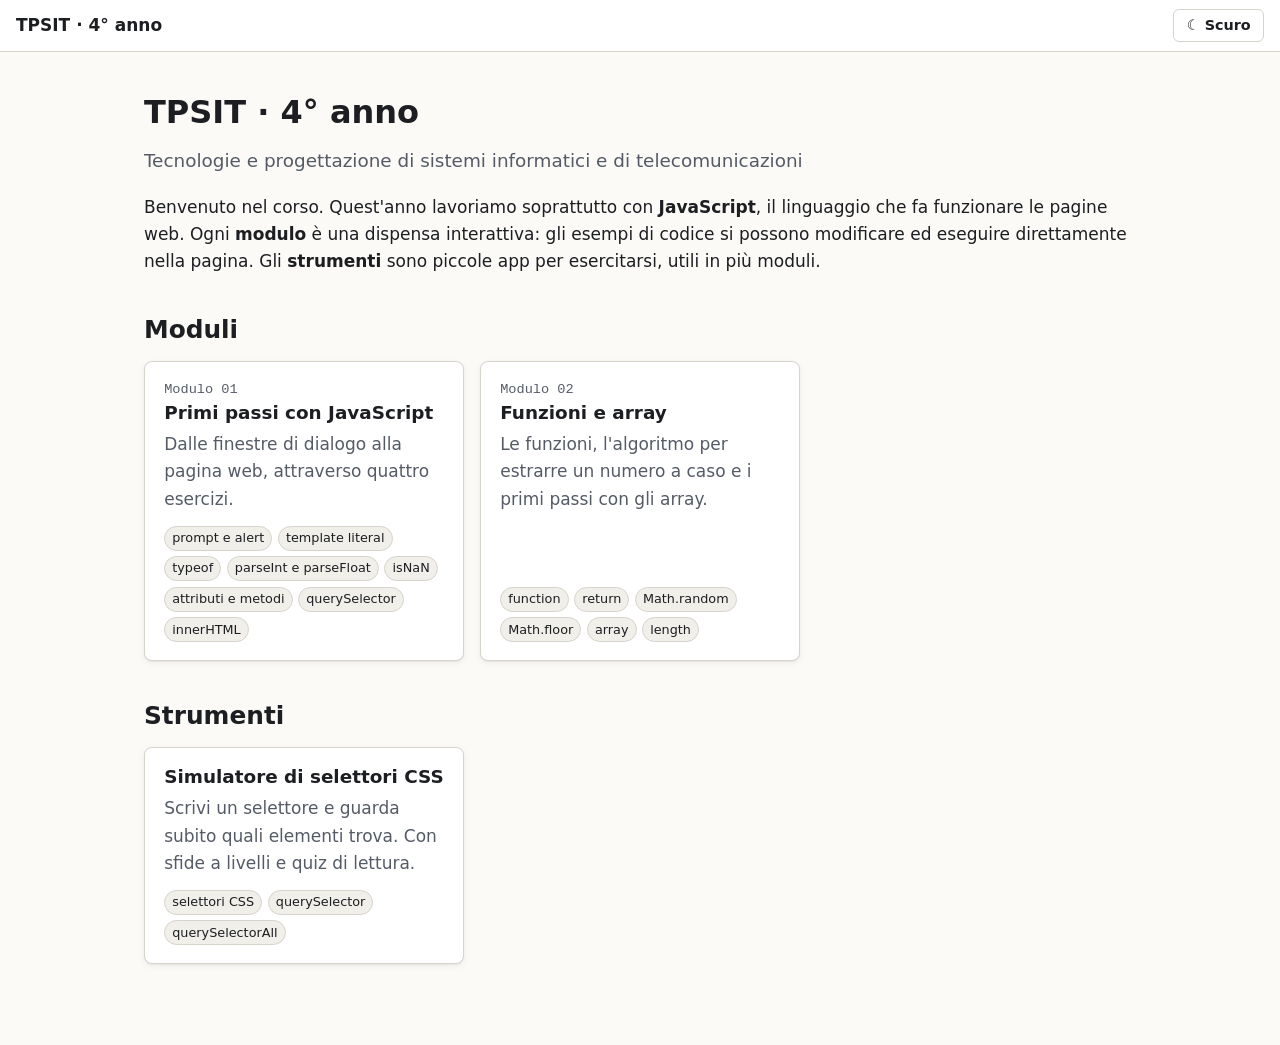
<file: index.html>
<!DOCTYPE html>
<html lang="it">
<head>
  <meta charset="UTF-8">
  <meta name="viewport" content="width=device-width, initial-scale=1">
  <title>TPSIT · 4° anno</title>
  <link rel="stylesheet" href="assets/css/base.css">
  <script src="assets/js/tema.js"></script>
  <script src="corso.js" defer></script>
  <script src="assets/js/corso-ui.js" defer></script>
</head>
<body data-radice="">

  <header class="barra">
    <span class="barra-titolo">TPSIT · 4° anno</span>
    <button type="button" class="pulsante tema-interruttore" data-tema-interruttore>☾ Scuro</button>
  </header>

  <main class="contenitore">
    <h1>TPSIT · 4° anno</h1>
    <p class="sottotitolo">Tecnologie e progettazione di sistemi informatici e di telecomunicazioni</p>

    <p>
      Benvenuto nel corso. Quest'anno lavoriamo soprattutto con <strong>JavaScript</strong>,
      il linguaggio che fa funzionare le pagine web. Ogni <strong>modulo</strong> è una dispensa
      interattiva: gli esempi di codice si possono modificare ed eseguire direttamente nella pagina.
      Gli <strong>strumenti</strong> sono piccole app per esercitarsi, utili in più moduli.
    </p>

    <section aria-labelledby="titolo-moduli">
      <h2 id="titolo-moduli">Moduli</h2>
      <ol class="griglia-schede" id="elenco-moduli"></ol>
    </section>

    <section aria-labelledby="titolo-strumenti">
      <h2 id="titolo-strumenti">Strumenti</h2>
      <ul class="griglia-schede" id="elenco-strumenti"></ul>
    </section>

    <noscript>
      <p class="box box-attenzione">Questa pagina ha bisogno di JavaScript per mostrare l'elenco dei moduli.</p>
    </noscript>
  </main>

</body>
</html>
</file>
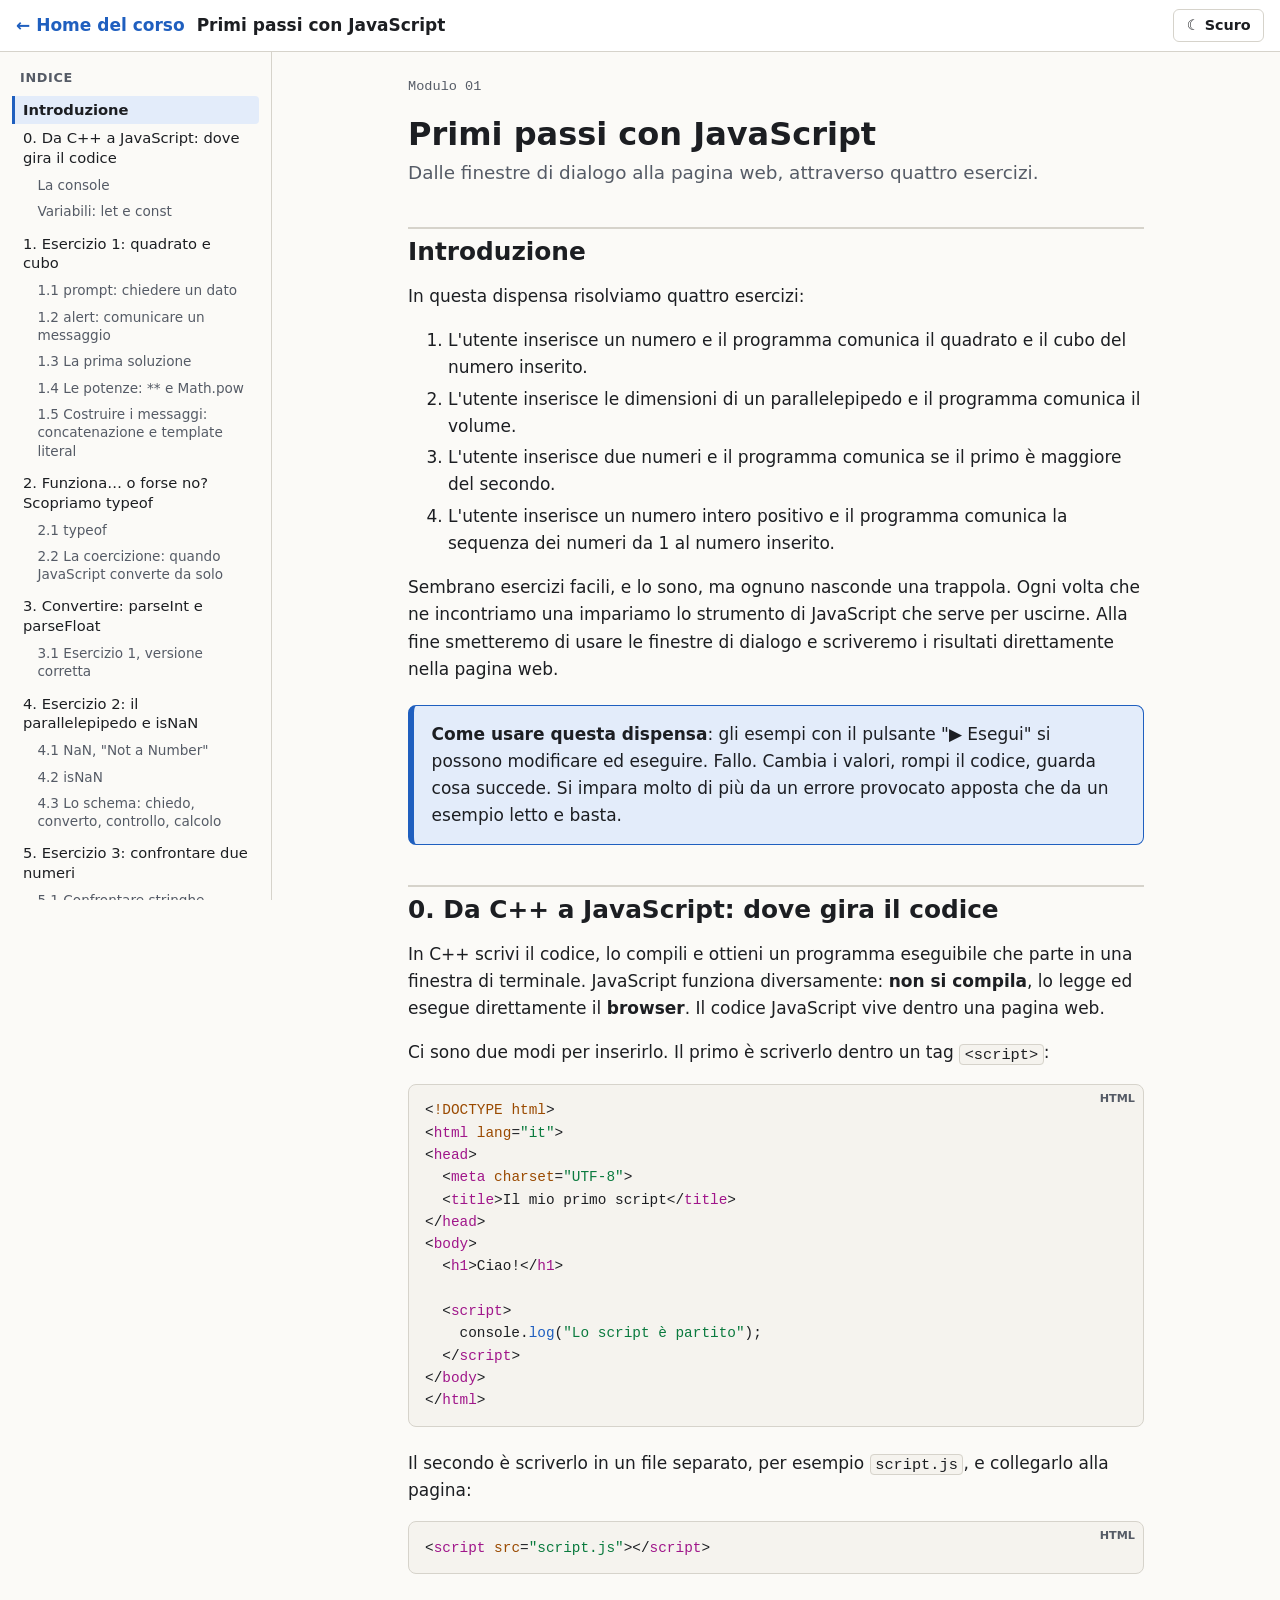
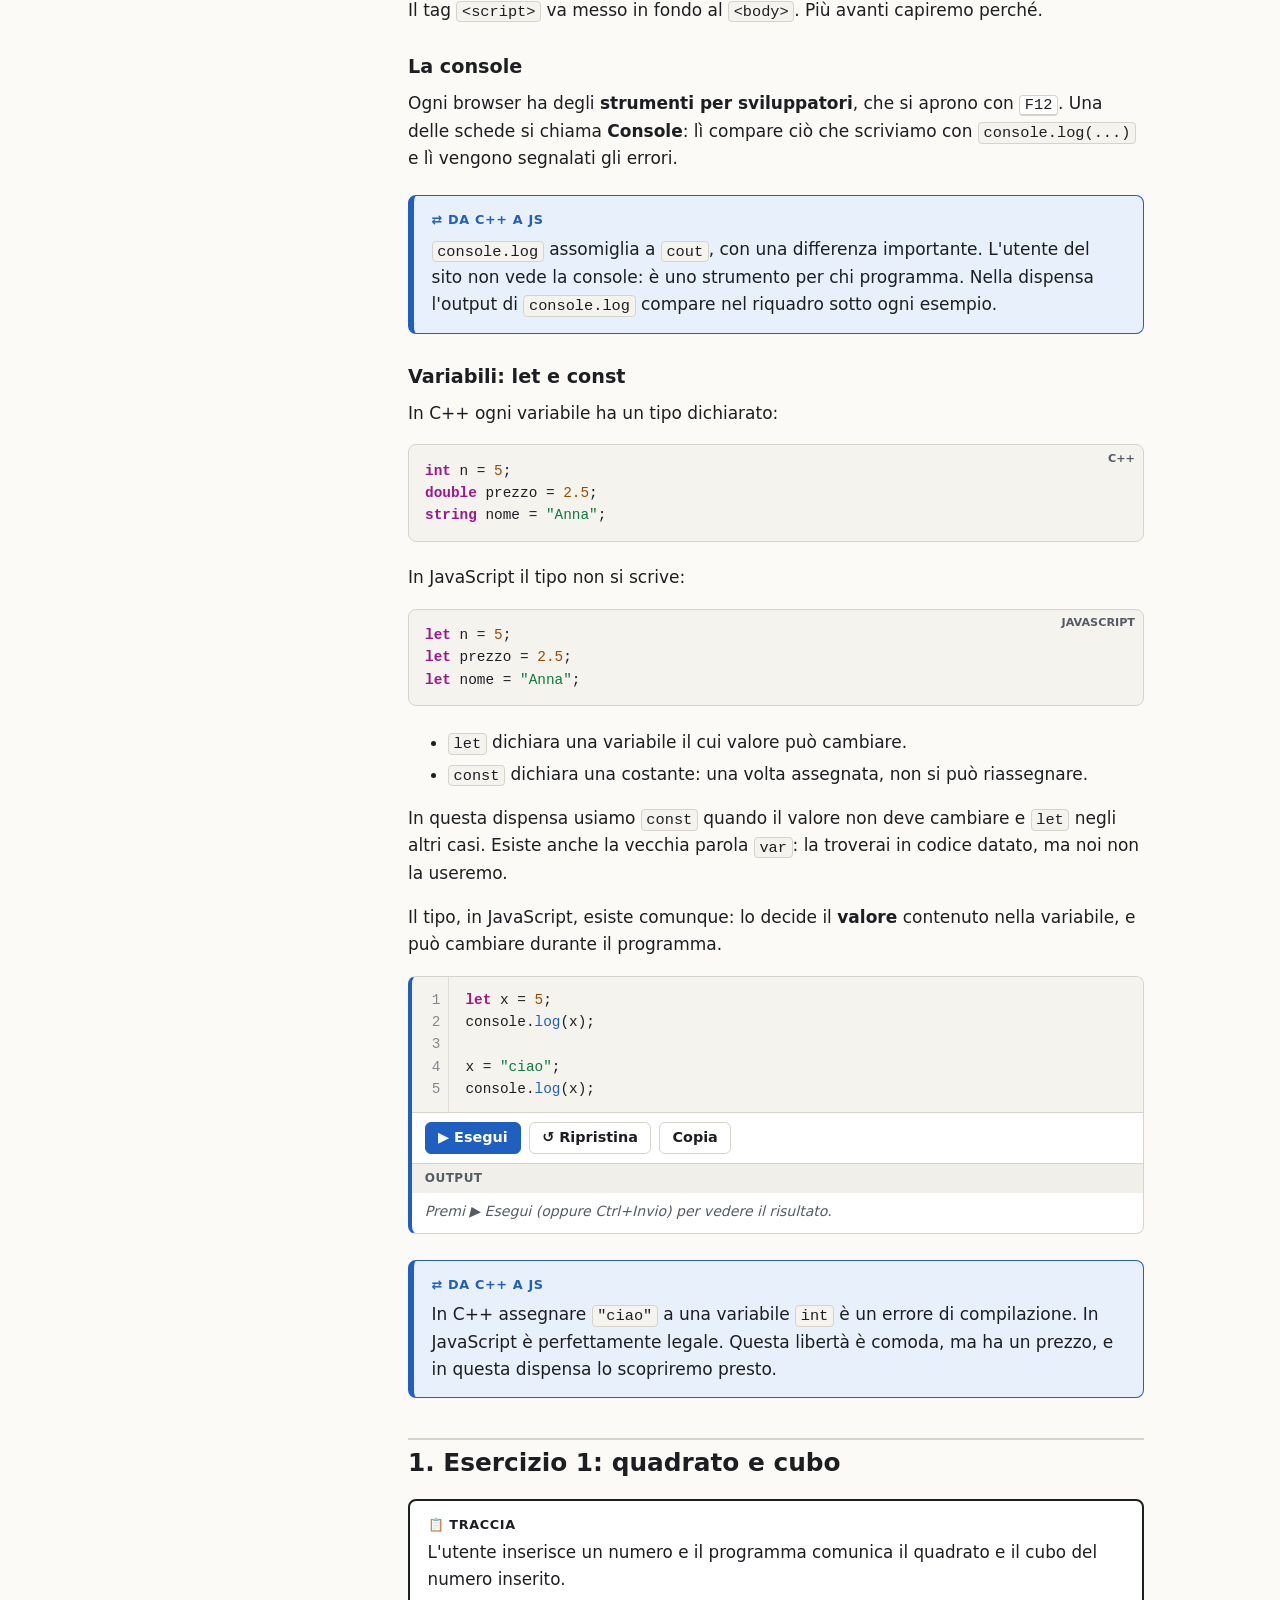
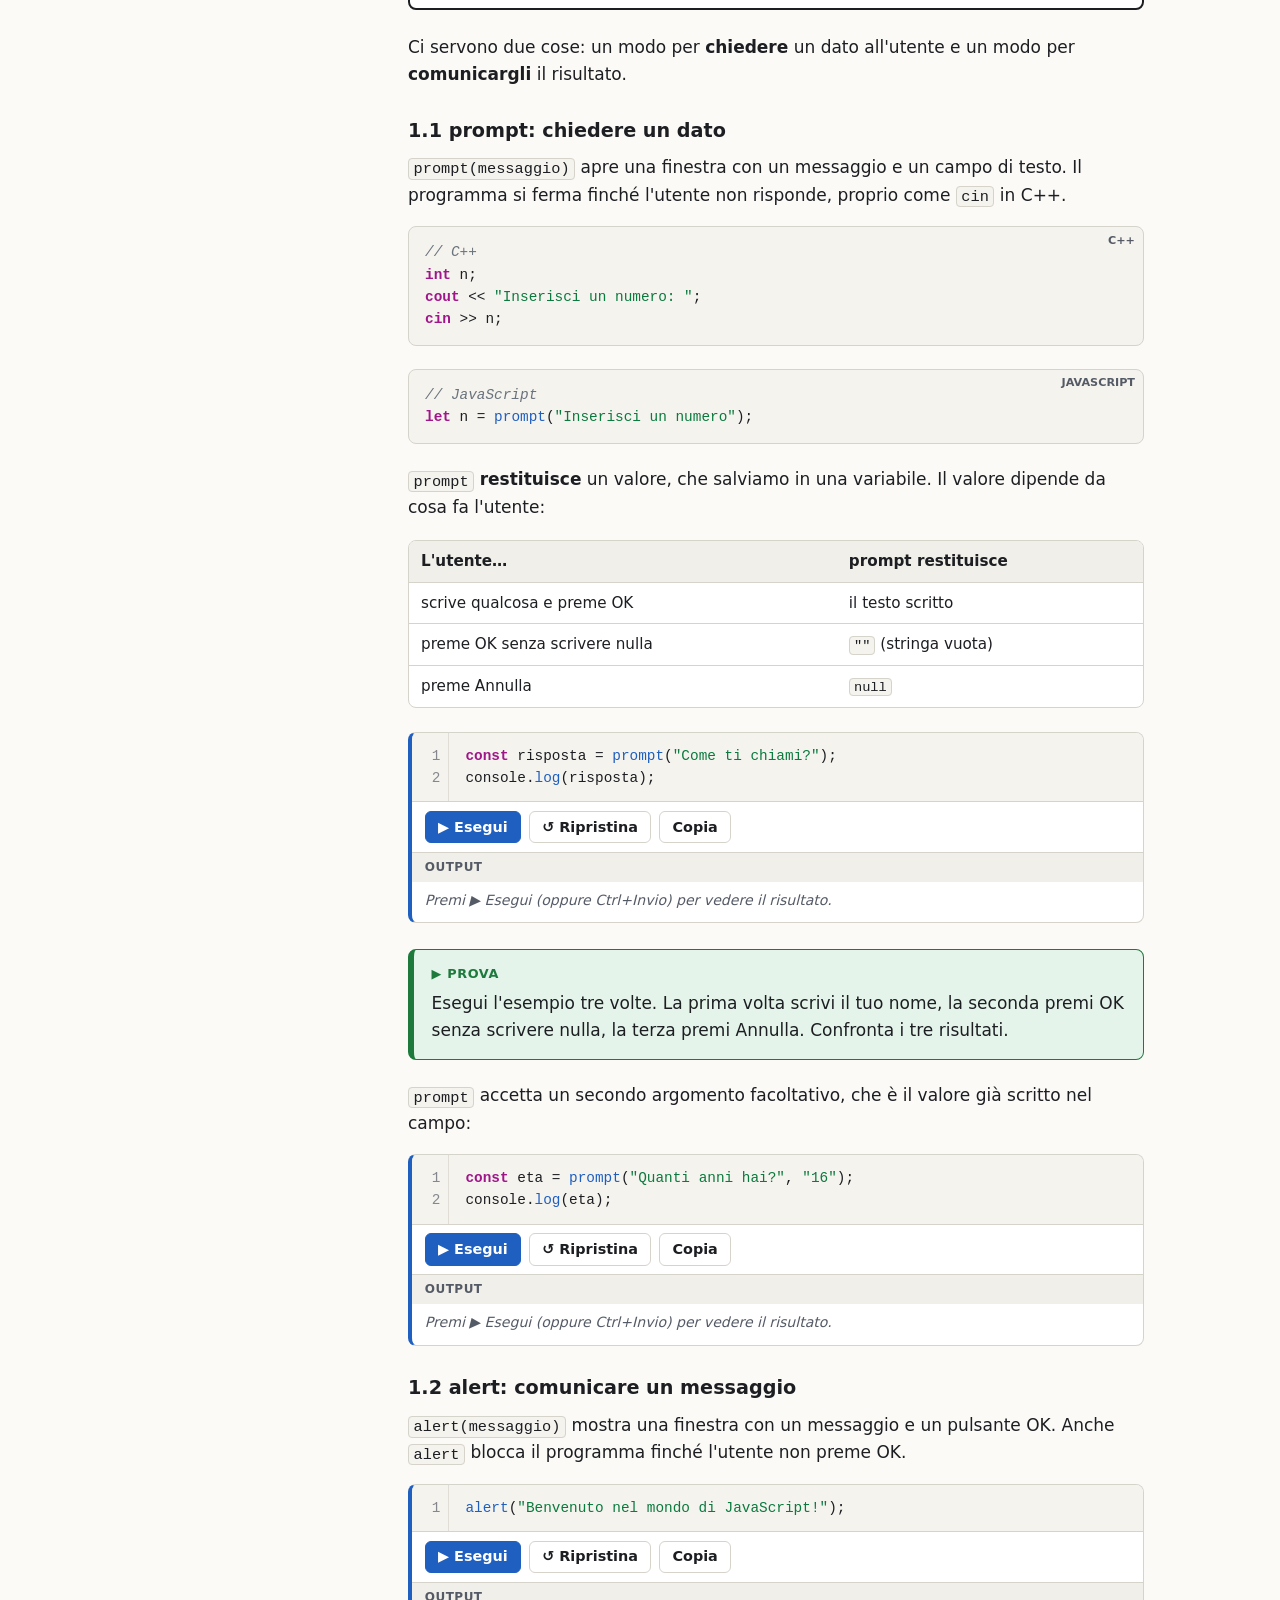
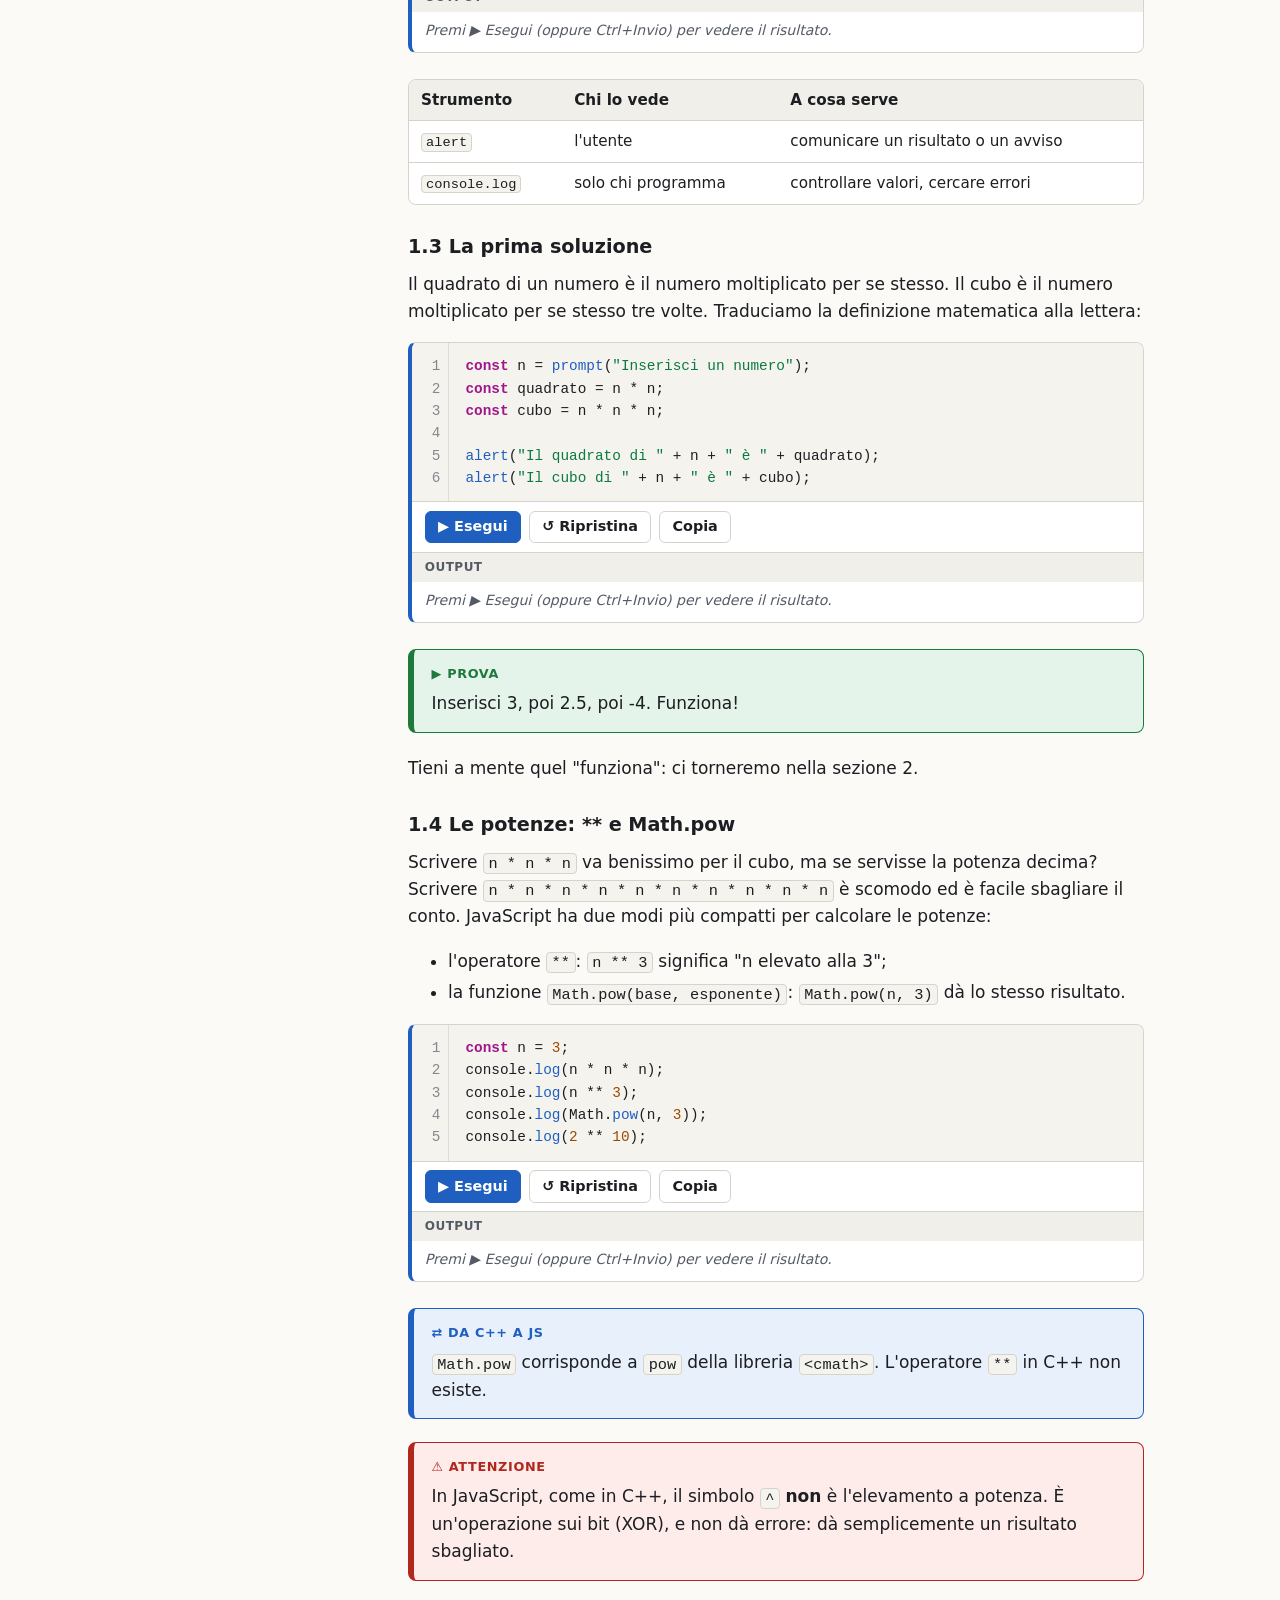
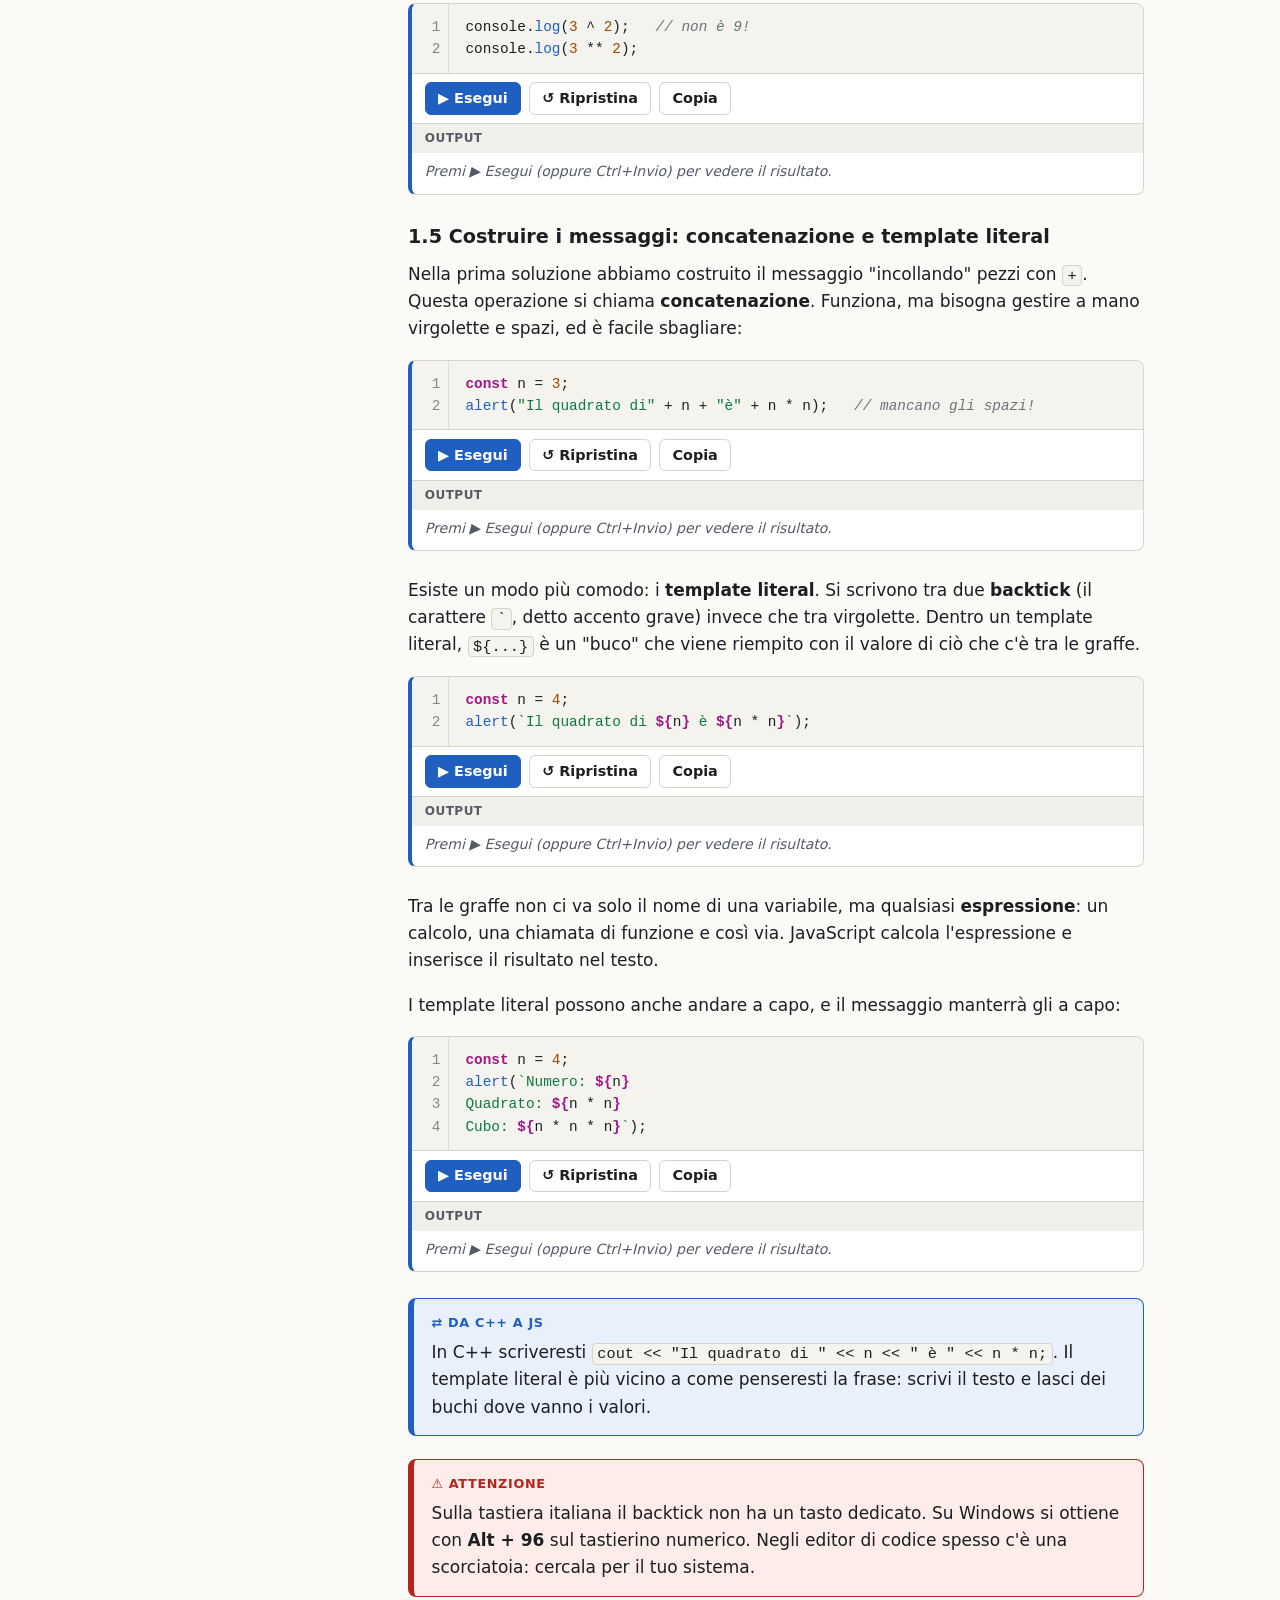
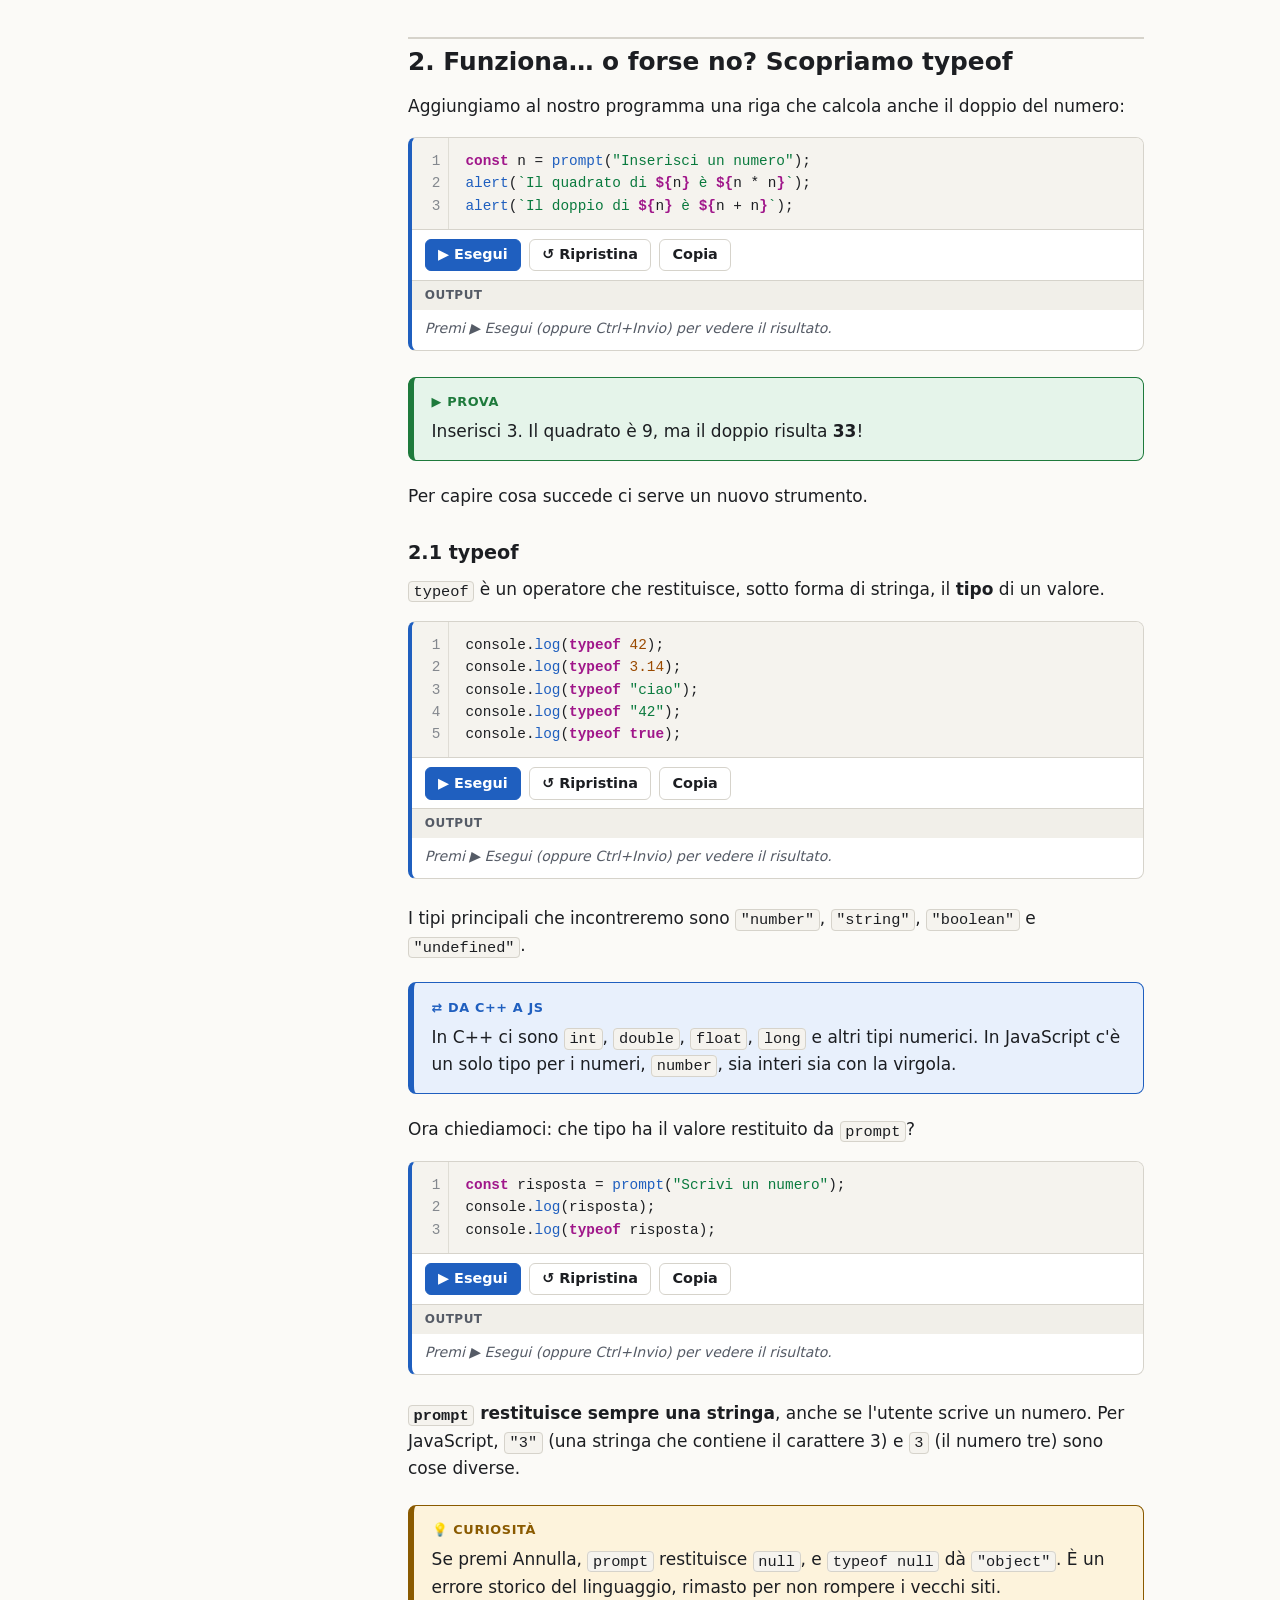
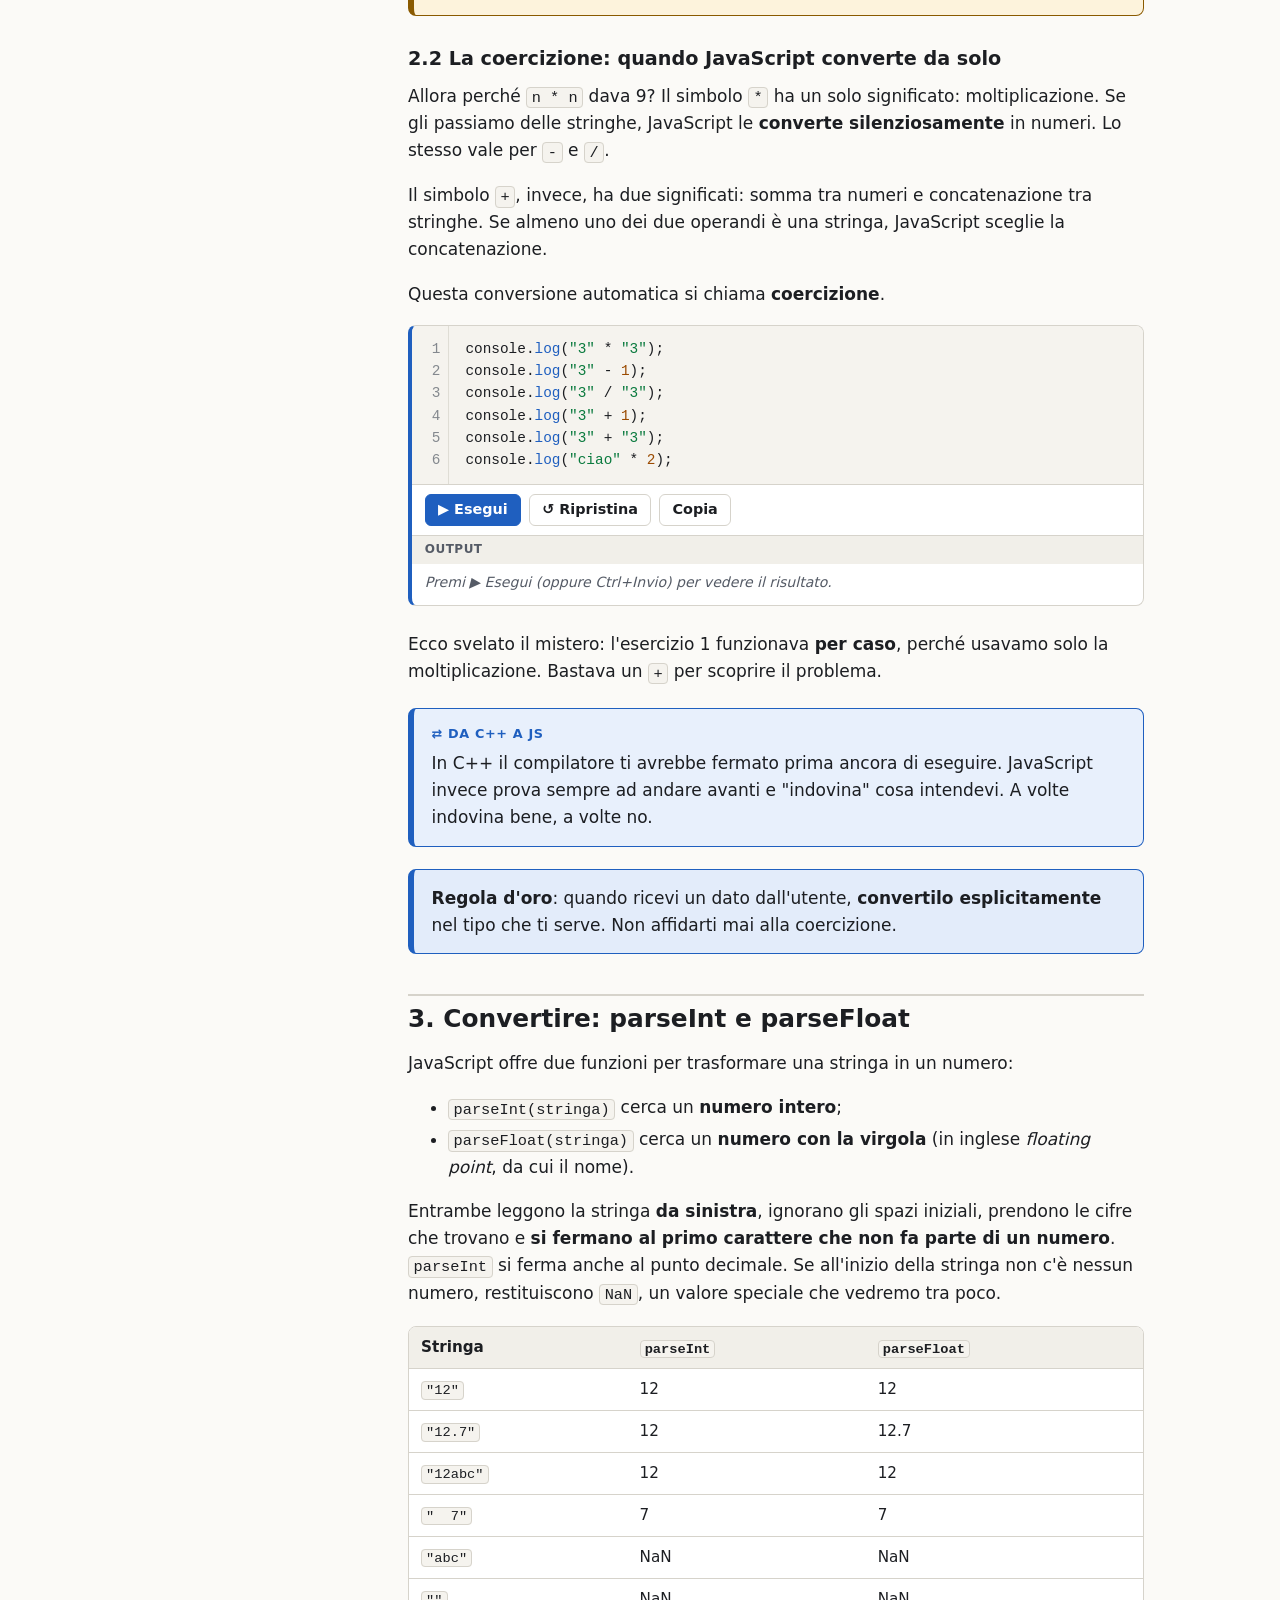
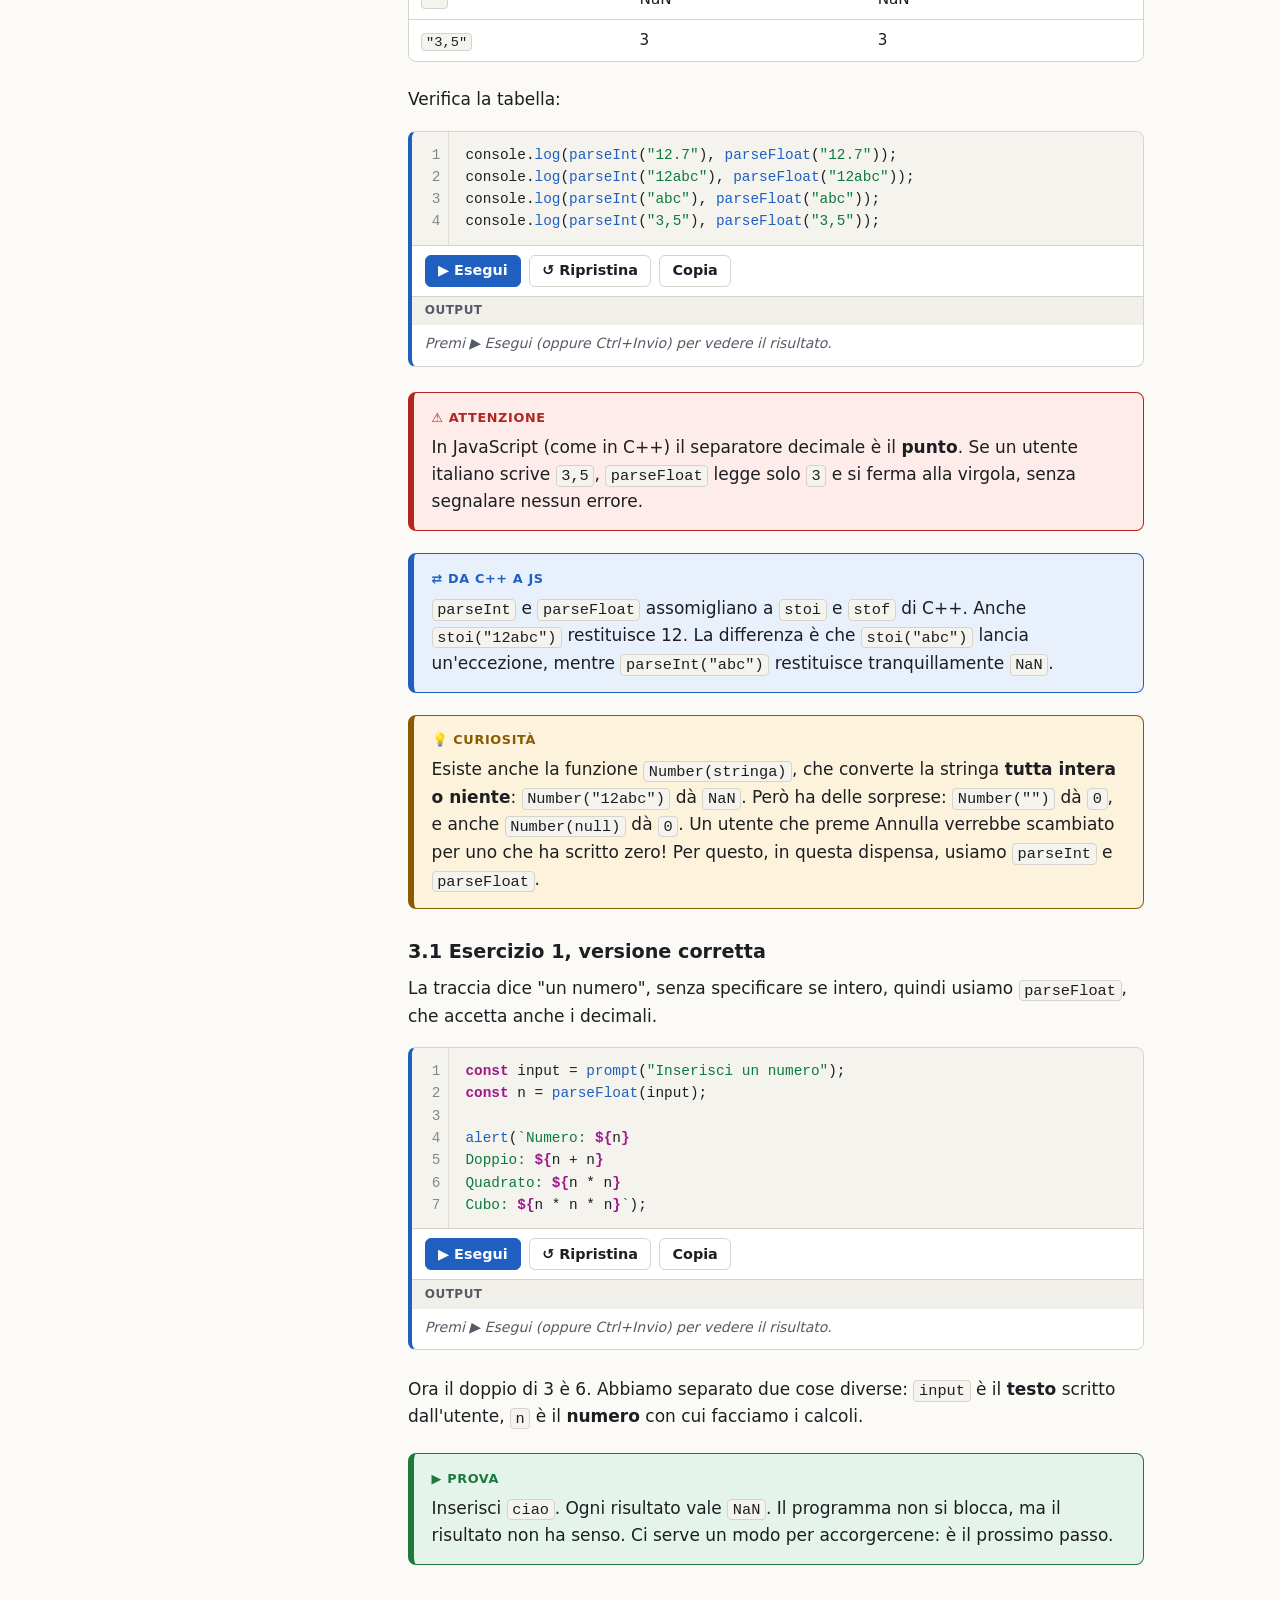
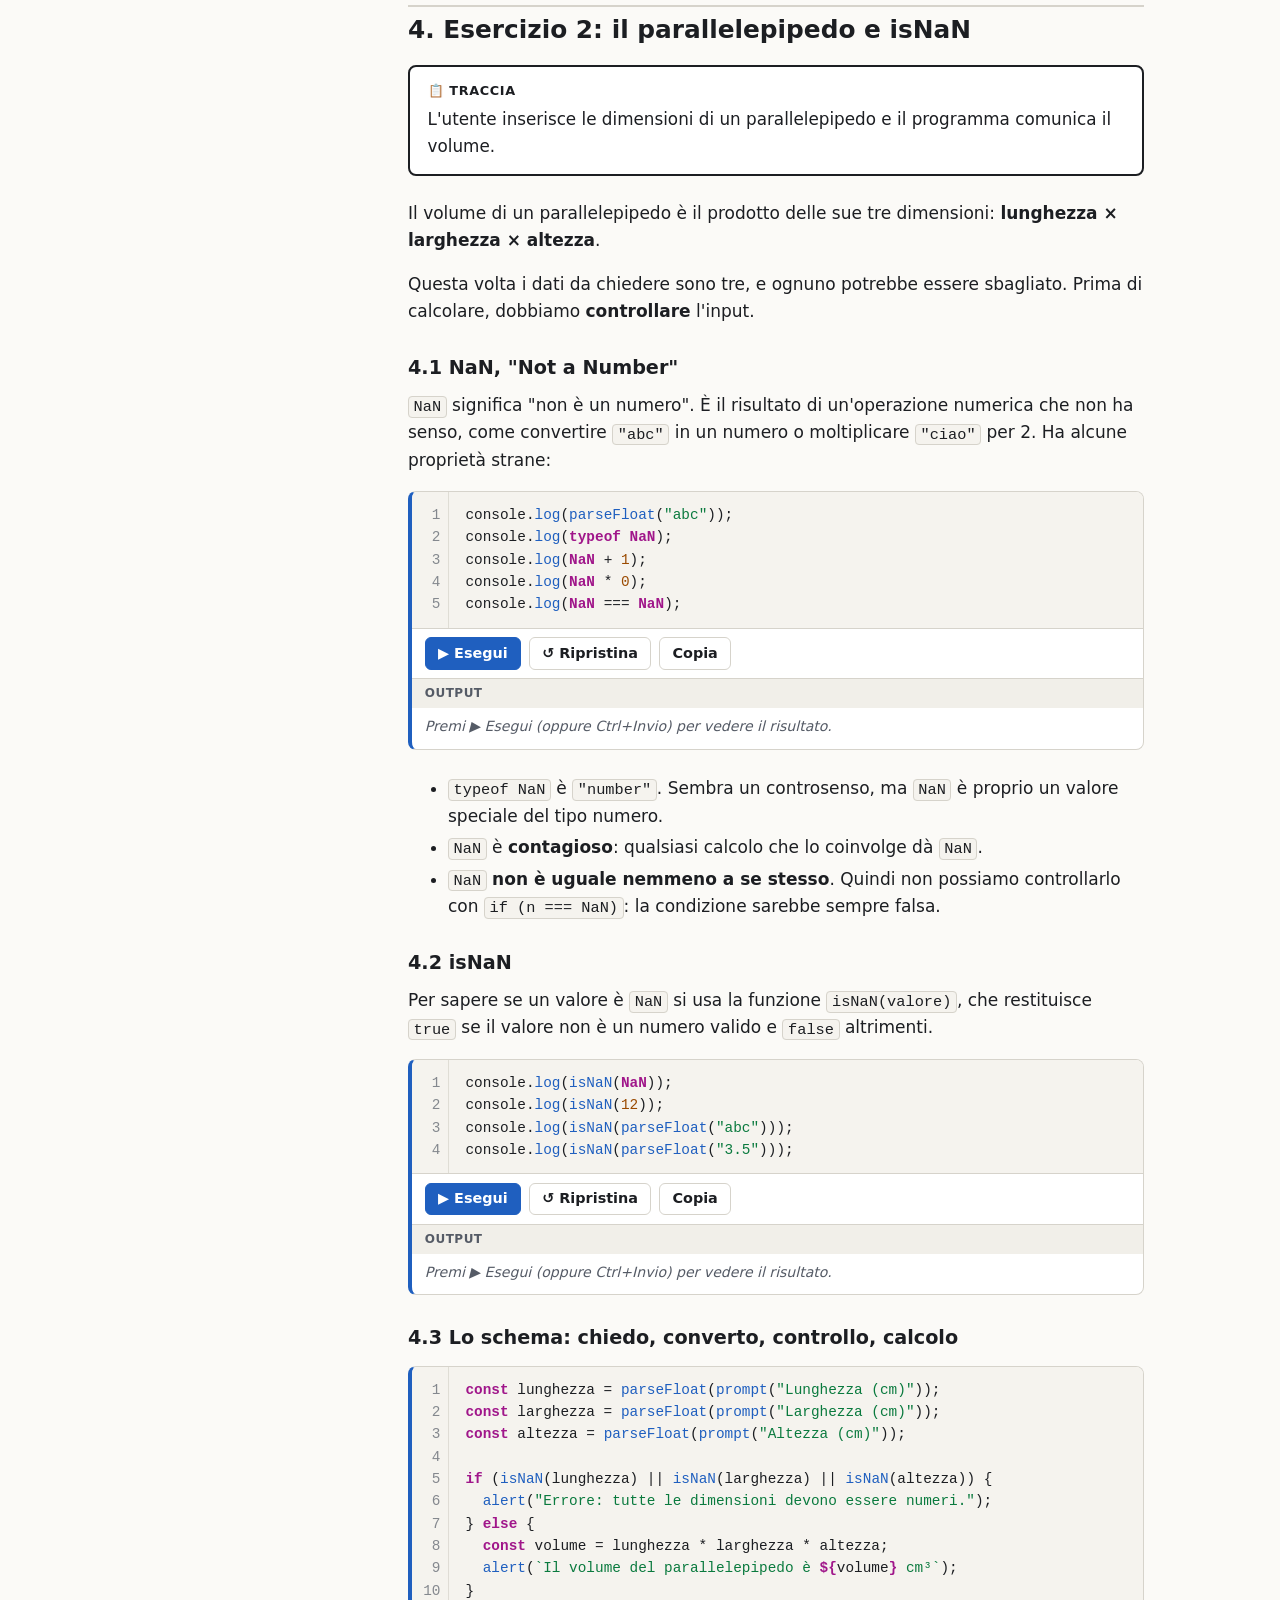
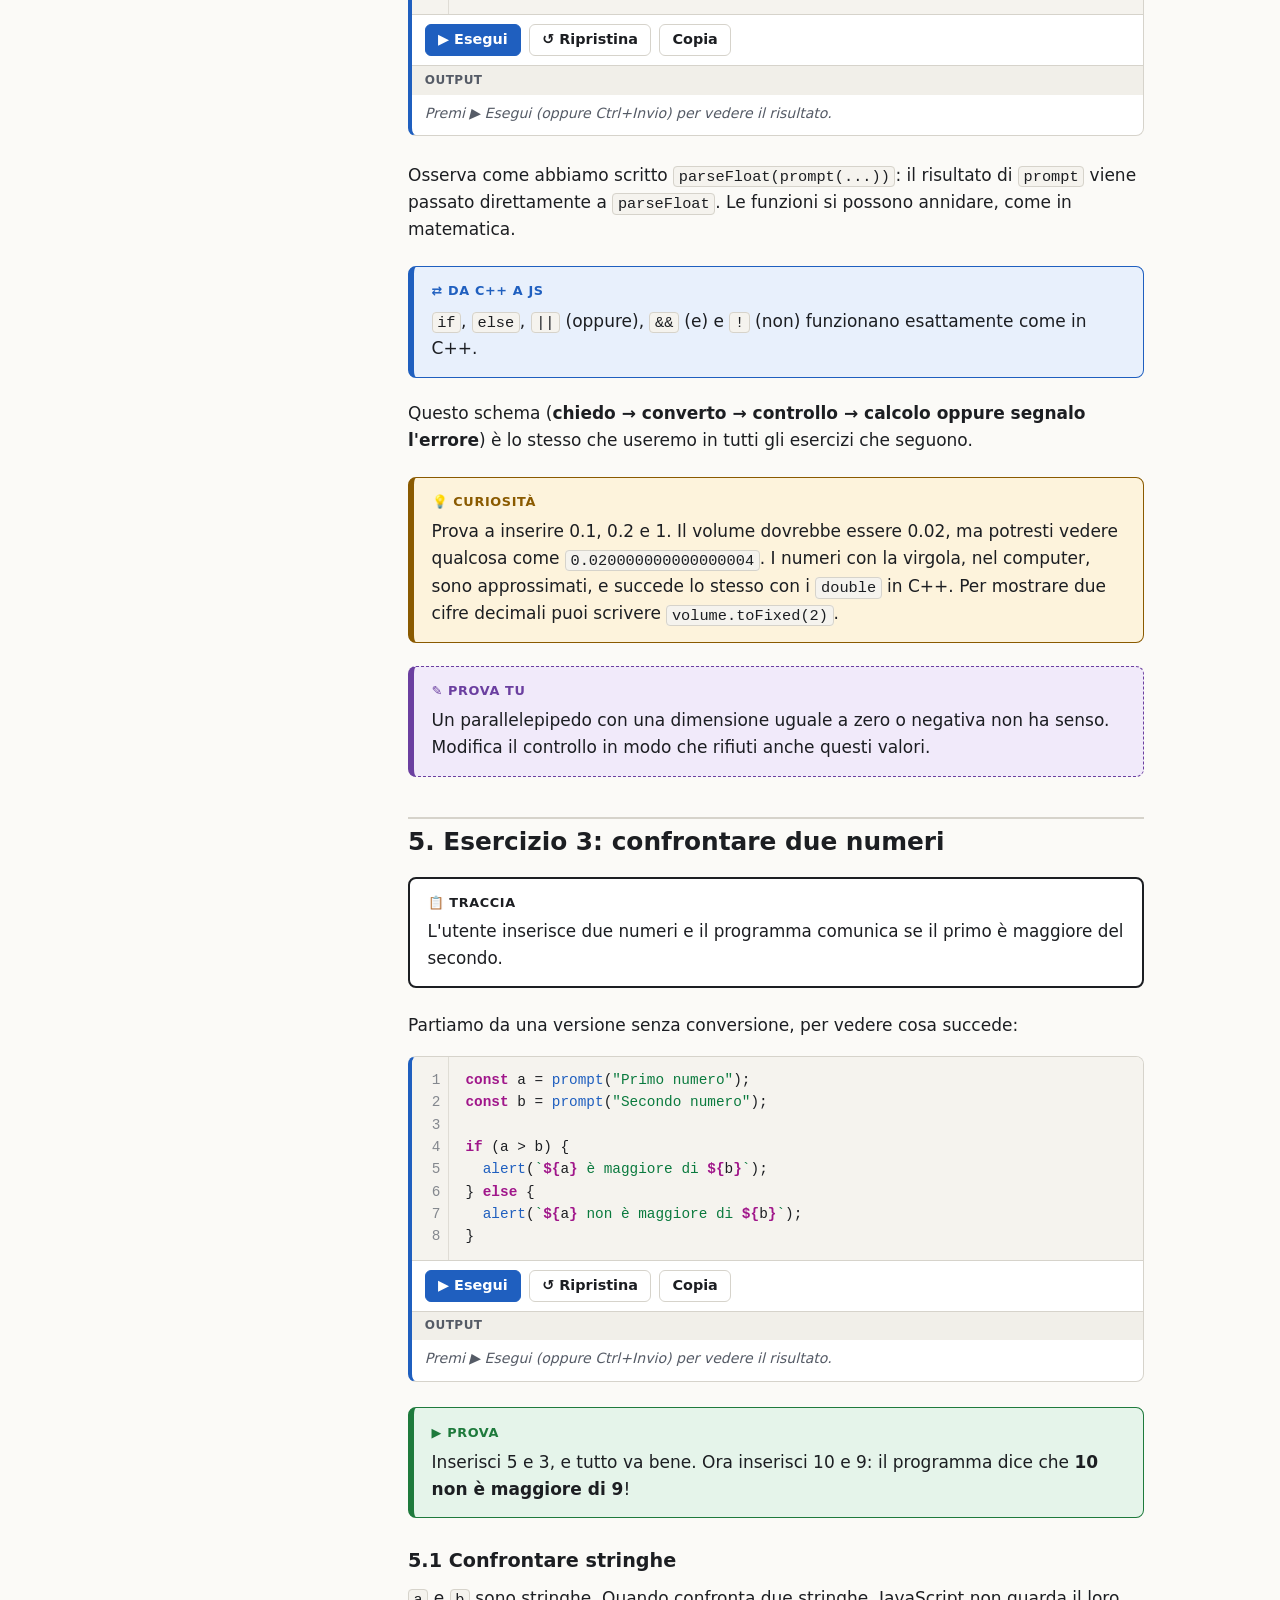
<file: moduli/01-primi-passi/index.html>
<!DOCTYPE html>
<html lang="it">
<head>
  <meta charset="UTF-8">
  <meta name="viewport" content="width=device-width, initial-scale=1">
  <title>Primi passi con JavaScript · TPSIT 4° anno</title>
  <link rel="stylesheet" href="../../assets/css/base.css">
  <link rel="stylesheet" href="../../assets/css/dispensa.css">
  <script src="../../assets/js/tema.js"></script>
  <script src="../../corso.js" defer></script>
  <script src="../../assets/js/corso-ui.js" defer></script>
  <script src="../../assets/js/dispensa.js" defer></script>
  <script src="../../assets/js/runner.js" defer></script>
</head>
<body data-radice="../../" data-modulo="01-primi-passi">

  <header class="barra">
    <button type="button" class="pulsante indice-apri" aria-controls="indice" aria-expanded="false">☰ Indice</button>
    <a class="barra-home" href="../../index.html">← Home <span class="testo-lungo">del corso</span></a>
    <span class="barra-titolo">Primi passi con JavaScript</span>
    <button type="button" class="pulsante tema-interruttore" data-tema-interruttore>☾ Scuro</button>
  </header>

  <div class="dispensa">
    <nav class="dispensa-indice" id="indice" aria-label="Indice della dispensa">
      <p class="indice-titolo">Indice</p>
      <ol data-indice></ol>
    </nav>

    <main class="dispensa-contenuto">
      <header class="dispensa-intestazione">
        <p class="scheda-numero">Modulo 01</p>
        <h1>Primi passi con JavaScript</h1>
        <p class="sottotitolo">Dalle finestre di dialogo alla pagina web, attraverso quattro esercizi.</p>
      </header>

      <!-- ================================================================
           INTRODUZIONE
           ================================================================ -->
      <section>
        <h2 id="introduzione">Introduzione</h2>

        <p>In questa dispensa risolviamo quattro esercizi:</p>
        <ol>
          <li>L'utente inserisce un numero e il programma comunica il quadrato e il cubo del numero inserito.</li>
          <li>L'utente inserisce le dimensioni di un parallelepipedo e il programma comunica il volume.</li>
          <li>L'utente inserisce due numeri e il programma comunica se il primo è maggiore del secondo.</li>
          <li>L'utente inserisce un numero intero positivo e il programma comunica la sequenza dei numeri da 1 al numero inserito.</li>
        </ol>

        <p>Sembrano esercizi facili, e lo sono, ma ognuno nasconde una trappola. Ogni volta che ne incontriamo una impariamo lo strumento di JavaScript che serve per uscirne. Alla fine smetteremo di usare le finestre di dialogo e scriveremo i risultati direttamente nella pagina web.</p>

        <aside class="box box-regola">
          <p><strong>Come usare questa dispensa</strong>: gli esempi con il pulsante "▶ Esegui" si possono modificare ed eseguire. Fallo. Cambia i valori, rompi il codice, guarda cosa succede. Si impara molto di più da un errore provocato apposta che da un esempio letto e basta.</p>
        </aside>
      </section>

      <!-- ================================================================
           0. DA C++ A JAVASCRIPT
           ================================================================ -->
      <section>
        <h2 id="s0">0. Da C++ a JavaScript: dove gira il codice</h2>

        <p>In C++ scrivi il codice, lo compili e ottieni un programma eseguibile che parte in una finestra di terminale. JavaScript funziona diversamente: <strong>non si compila</strong>, lo legge ed esegue direttamente il <strong>browser</strong>. Il codice JavaScript vive dentro una pagina web.</p>

        <p>Ci sono due modi per inserirlo. Il primo è scriverlo dentro un tag <code>&lt;script&gt;</code>:</p>

<pre class="codice"><code class="lang-html">&lt;!DOCTYPE html&gt;
&lt;html lang="it"&gt;
&lt;head&gt;
  &lt;meta charset="UTF-8"&gt;
  &lt;title&gt;Il mio primo script&lt;/title&gt;
&lt;/head&gt;
&lt;body&gt;
  &lt;h1&gt;Ciao!&lt;/h1&gt;

  &lt;script&gt;
    console.log("Lo script è partito");
  &lt;/script&gt;
&lt;/body&gt;
&lt;/html&gt;</code></pre>

        <p>Il secondo è scriverlo in un file separato, per esempio <code>script.js</code>, e collegarlo alla pagina:</p>

<pre class="codice"><code class="lang-html">&lt;script src="script.js"&gt;&lt;/script&gt;</code></pre>

        <p>Il tag <code>&lt;script&gt;</code> va messo in fondo al <code>&lt;body&gt;</code>. Più avanti capiremo perché.</p>

        <h3 id="s0-console">La console</h3>

        <p>Ogni browser ha degli <strong>strumenti per sviluppatori</strong>, che si aprono con <kbd>F12</kbd>. Una delle schede si chiama <strong>Console</strong>: lì compare ciò che scriviamo con <code>console.log(...)</code> e lì vengono segnalati gli errori.</p>

        <aside class="box box-cpp">
          <p><code>console.log</code> assomiglia a <code>cout</code>, con una differenza importante. L'utente del sito non vede la console: è uno strumento per chi programma. Nella dispensa l'output di <code>console.log</code> compare nel riquadro sotto ogni esempio.</p>
        </aside>

        <h3 id="s0-variabili">Variabili: let e const</h3>

        <p>In C++ ogni variabile ha un tipo dichiarato:</p>

        <script type="text/plain" data-codice="cpp">
          int n = 5;
          double prezzo = 2.5;
          string nome = "Anna";
        </script>

        <p>In JavaScript il tipo non si scrive:</p>

        <script type="text/plain" data-codice="js">
          let n = 5;
          let prezzo = 2.5;
          let nome = "Anna";
        </script>

        <ul>
          <li><code>let</code> dichiara una variabile il cui valore può cambiare.</li>
          <li><code>const</code> dichiara una costante: una volta assegnata, non si può riassegnare.</li>
        </ul>

        <p>In questa dispensa usiamo <code>const</code> quando il valore non deve cambiare e <code>let</code> negli altri casi. Esiste anche la vecchia parola <code>var</code>: la troverai in codice datato, ma noi non la useremo.</p>

        <p>Il tipo, in JavaScript, esiste comunque: lo decide il <strong>valore</strong> contenuto nella variabile, e può cambiare durante il programma.</p>

        <script type="text/plain" data-esegui>
          let x = 5;
          console.log(x);

          x = "ciao";
          console.log(x);
        </script>

        <aside class="box box-cpp">
          <p>In C++ assegnare <code>"ciao"</code> a una variabile <code>int</code> è un errore di compilazione. In JavaScript è perfettamente legale. Questa libertà è comoda, ma ha un prezzo, e in questa dispensa lo scopriremo presto.</p>
        </aside>
      </section>

      <!-- ================================================================
           1. ESERCIZIO 1
           ================================================================ -->
      <section>
        <h2 id="s1">1. Esercizio 1: quadrato e cubo</h2>

        <blockquote class="traccia">
          <p>L'utente inserisce un numero e il programma comunica il quadrato e il cubo del numero inserito.</p>
        </blockquote>

        <p>Ci servono due cose: un modo per <strong>chiedere</strong> un dato all'utente e un modo per <strong>comunicargli</strong> il risultato.</p>

        <h3 id="s1-1">1.1 prompt: chiedere un dato</h3>

        <p><code>prompt(messaggio)</code> apre una finestra con un messaggio e un campo di testo. Il programma si ferma finché l'utente non risponde, proprio come <code>cin</code> in C++.</p>

        <script type="text/plain" data-codice="cpp">
          // C++
          int n;
          cout << "Inserisci un numero: ";
          cin >> n;
        </script>

        <script type="text/plain" data-codice="js">
          // JavaScript
          let n = prompt("Inserisci un numero");
        </script>

        <p><code>prompt</code> <strong>restituisce</strong> un valore, che salviamo in una variabile. Il valore dipende da cosa fa l'utente:</p>

        <div class="tabella">
          <table>
            <thead><tr><th>L'utente…</th><th>prompt restituisce</th></tr></thead>
            <tbody>
              <tr><td>scrive qualcosa e preme OK</td><td>il testo scritto</td></tr>
              <tr><td>preme OK senza scrivere nulla</td><td><code>""</code> (stringa vuota)</td></tr>
              <tr><td>preme Annulla</td><td><code>null</code></td></tr>
            </tbody>
          </table>
        </div>

        <script type="text/plain" data-esegui>
          const risposta = prompt("Come ti chiami?");
          console.log(risposta);
        </script>

        <aside class="box box-prova">
          <p>Esegui l'esempio tre volte. La prima volta scrivi il tuo nome, la seconda premi OK senza scrivere nulla, la terza premi Annulla. Confronta i tre risultati.</p>
        </aside>

        <p><code>prompt</code> accetta un secondo argomento facoltativo, che è il valore già scritto nel campo:</p>

        <script type="text/plain" data-esegui>
          const eta = prompt("Quanti anni hai?", "16");
          console.log(eta);
        </script>

        <h3 id="s1-2">1.2 alert: comunicare un messaggio</h3>

        <p><code>alert(messaggio)</code> mostra una finestra con un messaggio e un pulsante OK. Anche <code>alert</code> blocca il programma finché l'utente non preme OK.</p>

        <script type="text/plain" data-esegui>
          alert("Benvenuto nel mondo di JavaScript!");
        </script>

        <div class="tabella">
          <table>
            <thead><tr><th>Strumento</th><th>Chi lo vede</th><th>A cosa serve</th></tr></thead>
            <tbody>
              <tr><td><code>alert</code></td><td>l'utente</td><td>comunicare un risultato o un avviso</td></tr>
              <tr><td><code>console.log</code></td><td>solo chi programma</td><td>controllare valori, cercare errori</td></tr>
            </tbody>
          </table>
        </div>

        <h3 id="s1-3">1.3 La prima soluzione</h3>

        <p>Il quadrato di un numero è il numero moltiplicato per se stesso. Il cubo è il numero moltiplicato per se stesso tre volte. Traduciamo la definizione matematica alla lettera:</p>

        <script type="text/plain" data-esegui>
          const n = prompt("Inserisci un numero");
          const quadrato = n * n;
          const cubo = n * n * n;

          alert("Il quadrato di " + n + " è " + quadrato);
          alert("Il cubo di " + n + " è " + cubo);
        </script>

        <aside class="box box-prova">
          <p>Inserisci 3, poi 2.5, poi -4. Funziona!</p>
        </aside>

        <p>Tieni a mente quel "funziona": ci torneremo nella sezione 2.</p>

        <h3 id="s1-4">1.4 Le potenze: ** e Math.pow</h3>

        <p>Scrivere <code>n * n * n</code> va benissimo per il cubo, ma se servisse la potenza decima? Scrivere <code>n * n * n * n * n * n * n * n * n * n</code> è scomodo ed è facile sbagliare il conto. JavaScript ha due modi più compatti per calcolare le potenze:</p>

        <ul>
          <li>l'operatore <code>**</code>: <code>n ** 3</code> significa "n elevato alla 3";</li>
          <li>la funzione <code>Math.pow(base, esponente)</code>: <code>Math.pow(n, 3)</code> dà lo stesso risultato.</li>
        </ul>

        <script type="text/plain" data-esegui>
          const n = 3;
          console.log(n * n * n);
          console.log(n ** 3);
          console.log(Math.pow(n, 3));
          console.log(2 ** 10);
        </script>

        <aside class="box box-cpp">
          <p><code>Math.pow</code> corrisponde a <code>pow</code> della libreria <code>&lt;cmath&gt;</code>. L'operatore <code>**</code> in C++ non esiste.</p>
        </aside>

        <aside class="box box-attenzione">
          <p>In JavaScript, come in C++, il simbolo <code>^</code> <strong>non</strong> è l'elevamento a potenza. È un'operazione sui bit (XOR), e non dà errore: dà semplicemente un risultato sbagliato.</p>
        </aside>

        <script type="text/plain" data-esegui>
          console.log(3 ^ 2);   // non è 9!
          console.log(3 ** 2);
        </script>

        <h3 id="s1-5">1.5 Costruire i messaggi: concatenazione e template literal</h3>

        <p>Nella prima soluzione abbiamo costruito il messaggio "incollando" pezzi con <code>+</code>. Questa operazione si chiama <strong>concatenazione</strong>. Funziona, ma bisogna gestire a mano virgolette e spazi, ed è facile sbagliare:</p>

        <script type="text/plain" data-esegui>
          const n = 3;
          alert("Il quadrato di" + n + "è" + n * n);   // mancano gli spazi!
        </script>

        <p>Esiste un modo più comodo: i <strong>template literal</strong>. Si scrivono tra due <strong>backtick</strong> (il carattere <code>`</code>, detto accento grave) invece che tra virgolette. Dentro un template literal, <code>${...}</code> è un "buco" che viene riempito con il valore di ciò che c'è tra le graffe.</p>

        <script type="text/plain" data-esegui>
          const n = 4;
          alert(`Il quadrato di ${n} è ${n * n}`);
        </script>

        <p>Tra le graffe non ci va solo il nome di una variabile, ma qualsiasi <strong>espressione</strong>: un calcolo, una chiamata di funzione e così via. JavaScript calcola l'espressione e inserisce il risultato nel testo.</p>

        <p>I template literal possono anche andare a capo, e il messaggio manterrà gli a capo:</p>

        <script type="text/plain" data-esegui>
          const n = 4;
          alert(`Numero: ${n}
          Quadrato: ${n * n}
          Cubo: ${n * n * n}`);
        </script>

        <aside class="box box-cpp">
          <p>In C++ scriveresti <code>cout &lt;&lt; "Il quadrato di " &lt;&lt; n &lt;&lt; " è " &lt;&lt; n * n;</code>. Il template literal è più vicino a come penseresti la frase: scrivi il testo e lasci dei buchi dove vanno i valori.</p>
        </aside>

        <aside class="box box-attenzione">
          <p>Sulla tastiera italiana il backtick non ha un tasto dedicato. Su Windows si ottiene con <strong>Alt + 96</strong> sul tastierino numerico. Negli editor di codice spesso c'è una scorciatoia: cercala per il tuo sistema.</p>
        </aside>
      </section>

      <!-- ================================================================
           2. TYPEOF
           ================================================================ -->
      <section>
        <h2 id="s2">2. Funziona… o forse no? Scopriamo typeof</h2>

        <p>Aggiungiamo al nostro programma una riga che calcola anche il doppio del numero:</p>

        <script type="text/plain" data-esegui>
          const n = prompt("Inserisci un numero");
          alert(`Il quadrato di ${n} è ${n * n}`);
          alert(`Il doppio di ${n} è ${n + n}`);
        </script>

        <aside class="box box-prova">
          <p>Inserisci 3. Il quadrato è 9, ma il doppio risulta <strong>33</strong>!</p>
        </aside>

        <p>Per capire cosa succede ci serve un nuovo strumento.</p>

        <h3 id="s2-1">2.1 typeof</h3>

        <p><code>typeof</code> è un operatore che restituisce, sotto forma di stringa, il <strong>tipo</strong> di un valore.</p>

        <script type="text/plain" data-esegui>
          console.log(typeof 42);
          console.log(typeof 3.14);
          console.log(typeof "ciao");
          console.log(typeof "42");
          console.log(typeof true);
        </script>

        <p>I tipi principali che incontreremo sono <code>"number"</code>, <code>"string"</code>, <code>"boolean"</code> e <code>"undefined"</code>.</p>

        <aside class="box box-cpp">
          <p>In C++ ci sono <code>int</code>, <code>double</code>, <code>float</code>, <code>long</code> e altri tipi numerici. In JavaScript c'è un solo tipo per i numeri, <code>number</code>, sia interi sia con la virgola.</p>
        </aside>

        <p>Ora chiediamoci: che tipo ha il valore restituito da <code>prompt</code>?</p>

        <script type="text/plain" data-esegui>
          const risposta = prompt("Scrivi un numero");
          console.log(risposta);
          console.log(typeof risposta);
        </script>

        <p><strong><code>prompt</code> restituisce sempre una stringa</strong>, anche se l'utente scrive un numero. Per JavaScript, <code>"3"</code> (una stringa che contiene il carattere 3) e <code>3</code> (il numero tre) sono cose diverse.</p>

        <aside class="box box-curiosita">
          <p>Se premi Annulla, <code>prompt</code> restituisce <code>null</code>, e <code>typeof null</code> dà <code>"object"</code>. È un errore storico del linguaggio, rimasto per non rompere i vecchi siti.</p>
        </aside>

        <h3 id="s2-2">2.2 La coercizione: quando JavaScript converte da solo</h3>

        <p>Allora perché <code>n * n</code> dava 9? Il simbolo <code>*</code> ha un solo significato: moltiplicazione. Se gli passiamo delle stringhe, JavaScript le <strong>converte silenziosamente</strong> in numeri. Lo stesso vale per <code>-</code> e <code>/</code>.</p>

        <p>Il simbolo <code>+</code>, invece, ha due significati: somma tra numeri e concatenazione tra stringhe. Se almeno uno dei due operandi è una stringa, JavaScript sceglie la concatenazione.</p>

        <p>Questa conversione automatica si chiama <strong>coercizione</strong>.</p>

        <script type="text/plain" data-esegui>
          console.log("3" * "3");
          console.log("3" - 1);
          console.log("3" / "3");
          console.log("3" + 1);
          console.log("3" + "3");
          console.log("ciao" * 2);
        </script>

        <p>Ecco svelato il mistero: l'esercizio 1 funzionava <strong>per caso</strong>, perché usavamo solo la moltiplicazione. Bastava un <code>+</code> per scoprire il problema.</p>

        <aside class="box box-cpp">
          <p>In C++ il compilatore ti avrebbe fermato prima ancora di eseguire. JavaScript invece prova sempre ad andare avanti e "indovina" cosa intendevi. A volte indovina bene, a volte no.</p>
        </aside>

        <aside class="box box-regola">
          <p><strong>Regola d'oro</strong>: quando ricevi un dato dall'utente, <strong>convertilo esplicitamente</strong> nel tipo che ti serve. Non affidarti mai alla coercizione.</p>
        </aside>
      </section>

      <!-- ================================================================
           3. PARSEINT E PARSEFLOAT
           ================================================================ -->
      <section>
        <h2 id="s3">3. Convertire: parseInt e parseFloat</h2>

        <p>JavaScript offre due funzioni per trasformare una stringa in un numero:</p>

        <ul>
          <li><code>parseInt(stringa)</code> cerca un <strong>numero intero</strong>;</li>
          <li><code>parseFloat(stringa)</code> cerca un <strong>numero con la virgola</strong> (in inglese <em>floating point</em>, da cui il nome).</li>
        </ul>

        <p>Entrambe leggono la stringa <strong>da sinistra</strong>, ignorano gli spazi iniziali, prendono le cifre che trovano e <strong>si fermano al primo carattere che non fa parte di un numero</strong>. <code>parseInt</code> si ferma anche al punto decimale. Se all'inizio della stringa non c'è nessun numero, restituiscono <code>NaN</code>, un valore speciale che vedremo tra poco.</p>

        <div class="tabella">
          <table>
            <thead><tr><th>Stringa</th><th><code>parseInt</code></th><th><code>parseFloat</code></th></tr></thead>
            <tbody>
              <tr><td><code>"12"</code></td><td>12</td><td>12</td></tr>
              <tr><td><code>"12.7"</code></td><td>12</td><td>12.7</td></tr>
              <tr><td><code>"12abc"</code></td><td>12</td><td>12</td></tr>
              <tr><td><code>"&nbsp;&nbsp;7"</code></td><td>7</td><td>7</td></tr>
              <tr><td><code>"abc"</code></td><td>NaN</td><td>NaN</td></tr>
              <tr><td><code>""</code></td><td>NaN</td><td>NaN</td></tr>
              <tr><td><code>"3,5"</code></td><td>3</td><td>3</td></tr>
            </tbody>
          </table>
        </div>

        <p>Verifica la tabella:</p>

        <script type="text/plain" data-esegui>
          console.log(parseInt("12.7"), parseFloat("12.7"));
          console.log(parseInt("12abc"), parseFloat("12abc"));
          console.log(parseInt("abc"), parseFloat("abc"));
          console.log(parseInt("3,5"), parseFloat("3,5"));
        </script>

        <aside class="box box-attenzione">
          <p>In JavaScript (come in C++) il separatore decimale è il <strong>punto</strong>. Se un utente italiano scrive <code>3,5</code>, <code>parseFloat</code> legge solo <code>3</code> e si ferma alla virgola, senza segnalare nessun errore.</p>
        </aside>

        <aside class="box box-cpp">
          <p><code>parseInt</code> e <code>parseFloat</code> assomigliano a <code>stoi</code> e <code>stof</code> di C++. Anche <code>stoi("12abc")</code> restituisce 12. La differenza è che <code>stoi("abc")</code> lancia un'eccezione, mentre <code>parseInt("abc")</code> restituisce tranquillamente <code>NaN</code>.</p>
        </aside>

        <aside class="box box-curiosita">
          <p>Esiste anche la funzione <code>Number(stringa)</code>, che converte la stringa <strong>tutta intera o niente</strong>: <code>Number("12abc")</code> dà <code>NaN</code>. Però ha delle sorprese: <code>Number("")</code> dà <code>0</code>, e anche <code>Number(null)</code> dà <code>0</code>. Un utente che preme Annulla verrebbe scambiato per uno che ha scritto zero! Per questo, in questa dispensa, usiamo <code>parseInt</code> e <code>parseFloat</code>.</p>
        </aside>

        <h3 id="s3-1">3.1 Esercizio 1, versione corretta</h3>

        <p>La traccia dice "un numero", senza specificare se intero, quindi usiamo <code>parseFloat</code>, che accetta anche i decimali.</p>

        <script type="text/plain" data-esegui>
          const input = prompt("Inserisci un numero");
          const n = parseFloat(input);

          alert(`Numero: ${n}
          Doppio: ${n + n}
          Quadrato: ${n * n}
          Cubo: ${n * n * n}`);
        </script>

        <p>Ora il doppio di 3 è 6. Abbiamo separato due cose diverse: <code>input</code> è il <strong>testo</strong> scritto dall'utente, <code>n</code> è il <strong>numero</strong> con cui facciamo i calcoli.</p>

        <aside class="box box-prova">
          <p>Inserisci <code>ciao</code>. Ogni risultato vale <code>NaN</code>. Il programma non si blocca, ma il risultato non ha senso. Ci serve un modo per accorgercene: è il prossimo passo.</p>
        </aside>
      </section>

      <!-- ================================================================
           4. ESERCIZIO 2
           ================================================================ -->
      <section>
        <h2 id="s4">4. Esercizio 2: il parallelepipedo e isNaN</h2>

        <blockquote class="traccia">
          <p>L'utente inserisce le dimensioni di un parallelepipedo e il programma comunica il volume.</p>
        </blockquote>

        <p>Il volume di un parallelepipedo è il prodotto delle sue tre dimensioni: <strong>lunghezza × larghezza × altezza</strong>.</p>

        <p>Questa volta i dati da chiedere sono tre, e ognuno potrebbe essere sbagliato. Prima di calcolare, dobbiamo <strong>controllare</strong> l'input.</p>

        <h3 id="s4-1">4.1 NaN, "Not a Number"</h3>

        <p><code>NaN</code> significa "non è un numero". È il risultato di un'operazione numerica che non ha senso, come convertire <code>"abc"</code> in un numero o moltiplicare <code>"ciao"</code> per 2. Ha alcune proprietà strane:</p>

        <script type="text/plain" data-esegui>
          console.log(parseFloat("abc"));
          console.log(typeof NaN);
          console.log(NaN + 1);
          console.log(NaN * 0);
          console.log(NaN === NaN);
        </script>

        <ul>
          <li><code>typeof NaN</code> è <code>"number"</code>. Sembra un controsenso, ma <code>NaN</code> è proprio un valore speciale del tipo numero.</li>
          <li><code>NaN</code> è <strong>contagioso</strong>: qualsiasi calcolo che lo coinvolge dà <code>NaN</code>.</li>
          <li><code>NaN</code> <strong>non è uguale nemmeno a se stesso</strong>. Quindi non possiamo controllarlo con <code>if (n === NaN)</code>: la condizione sarebbe sempre falsa.</li>
        </ul>

        <h3 id="s4-2">4.2 isNaN</h3>

        <p>Per sapere se un valore è <code>NaN</code> si usa la funzione <code>isNaN(valore)</code>, che restituisce <code>true</code> se il valore non è un numero valido e <code>false</code> altrimenti.</p>

        <script type="text/plain" data-esegui>
          console.log(isNaN(NaN));
          console.log(isNaN(12));
          console.log(isNaN(parseFloat("abc")));
          console.log(isNaN(parseFloat("3.5")));
        </script>

        <h3 id="s4-3">4.3 Lo schema: chiedo, converto, controllo, calcolo</h3>

        <script type="text/plain" data-esegui>
          const lunghezza = parseFloat(prompt("Lunghezza (cm)"));
          const larghezza = parseFloat(prompt("Larghezza (cm)"));
          const altezza = parseFloat(prompt("Altezza (cm)"));

          if (isNaN(lunghezza) || isNaN(larghezza) || isNaN(altezza)) {
            alert("Errore: tutte le dimensioni devono essere numeri.");
          } else {
            const volume = lunghezza * larghezza * altezza;
            alert(`Il volume del parallelepipedo è ${volume} cm³`);
          }
        </script>

        <p>Osserva come abbiamo scritto <code>parseFloat(prompt(...))</code>: il risultato di <code>prompt</code> viene passato direttamente a <code>parseFloat</code>. Le funzioni si possono annidare, come in matematica.</p>

        <aside class="box box-cpp">
          <p><code>if</code>, <code>else</code>, <code>||</code> (oppure), <code>&amp;&amp;</code> (e) e <code>!</code> (non) funzionano esattamente come in C++.</p>
        </aside>

        <p>Questo schema (<strong>chiedo → converto → controllo → calcolo oppure segnalo l'errore</strong>) è lo stesso che useremo in tutti gli esercizi che seguono.</p>

        <aside class="box box-curiosita">
          <p>Prova a inserire 0.1, 0.2 e 1. Il volume dovrebbe essere 0.02, ma potresti vedere qualcosa come <code>0.020000000000000004</code>. I numeri con la virgola, nel computer, sono approssimati, e succede lo stesso con i <code>double</code> in C++. Per mostrare due cifre decimali puoi scrivere <code>volume.toFixed(2)</code>.</p>
        </aside>

        <aside class="box box-prova-tu">
          <p>Un parallelepipedo con una dimensione uguale a zero o negativa non ha senso. Modifica il controllo in modo che rifiuti anche questi valori.</p>
        </aside>
      </section>

      <!-- ================================================================
           5. ESERCIZIO 3
           ================================================================ -->
      <section>
        <h2 id="s5">5. Esercizio 3: confrontare due numeri</h2>

        <blockquote class="traccia">
          <p>L'utente inserisce due numeri e il programma comunica se il primo è maggiore del secondo.</p>
        </blockquote>

        <p>Partiamo da una versione senza conversione, per vedere cosa succede:</p>

        <script type="text/plain" data-esegui>
          const a = prompt("Primo numero");
          const b = prompt("Secondo numero");

          if (a > b) {
            alert(`${a} è maggiore di ${b}`);
          } else {
            alert(`${a} non è maggiore di ${b}`);
          }
        </script>

        <aside class="box box-prova">
          <p>Inserisci 5 e 3, e tutto va bene. Ora inserisci 10 e 9: il programma dice che <strong>10 non è maggiore di 9</strong>!</p>
        </aside>

        <h3 id="s5-1">5.1 Confrontare stringhe</h3>

        <p><code>a</code> e <code>b</code> sono stringhe. Quando confronta due stringhe, JavaScript non guarda il loro valore numerico: le confronta <strong>in ordine alfabetico</strong>, carattere per carattere, come in un dizionario. Il primo carattere di <code>"10"</code> è <code>"1"</code>, il primo di <code>"9"</code> è <code>"9"</code>, e <code>"1"</code> viene prima di <code>"9"</code>. Quindi <code>"10"</code> è "minore" di <code>"9"</code>, proprio come "casa" viene prima di "zuppa".</p>

        <script type="text/plain" data-esegui>
          console.log("10" > "9");
          console.log(10 > 9);
          console.log("casa" < "zuppa");
          console.log("Zebra" < "ape");
        </script>

        <p>L'ultimo risultato sorprende: le lettere maiuscole vengono <strong>prima</strong> di tutte le minuscole, perché il confronto usa i codici dei caratteri.</p>

        <aside class="box box-cpp">
          <p>Con <code>std::string</code> in C++ succede esattamente la stessa cosa. <code>string("10") &gt; string("9")</code> è falso.</p>
        </aside>

        <p>Questo è il motivo più importante per convertire <strong>sempre</strong> l'input: qui la coercizione non interviene, e il programma dà semplicemente una risposta sbagliata senza nessun errore.</p>

        <h3 id="s5-2">5.2 La versione corretta</h3>

        <p>Aggiungiamo la conversione, il controllo e anche il caso in cui i due numeri sono uguali, che la traccia non cita ma che può capitare:</p>

        <script type="text/plain" data-esegui>
          const a = parseFloat(prompt("Primo numero"));
          const b = parseFloat(prompt("Secondo numero"));

          if (isNaN(a) || isNaN(b)) {
            alert("Devi inserire due numeri.");
          } else if (a > b) {
            alert(`${a} è maggiore di ${b}`);
          } else if (a < b) {
            alert(`${a} è minore di ${b}`);
          } else {
            alert(`${a} e ${b} sono uguali`);
          }
        </script>

        <aside class="box box-attenzione">
          <p>In JavaScript esistono due operatori di uguaglianza. <code>==</code> confronta <strong>dopo</strong> aver fatto la coercizione, quindi <code>"5" == 5</code> è <code>true</code>. <code>===</code> confronta senza conversioni: <code>"5" === 5</code> è <code>false</code>. Usa sempre <code>===</code> e <code>!==</code>: fanno meno sorprese.</p>
        </aside>

        <script type="text/plain" data-esegui>
          console.log("5" == 5);
          console.log("5" === 5);
          console.log(5 === 5);
        </script>
      </section>

      <!-- ================================================================
           6. ESERCIZIO 4
           ================================================================ -->
      <section>
        <h2 id="s6">6. Esercizio 4: la sequenza da 1 a n</h2>

        <blockquote class="traccia">
          <p>L'utente inserisce un numero intero positivo e il programma comunica la sequenza dei numeri tra 1 e il numero inserito.</p>
        </blockquote>

        <p>Ora la traccia chiede un <strong>intero positivo</strong>, quindi useremo <code>parseInt</code>. C'è però un dettaglio: <code>parseInt("7.9")</code> restituisce 7, così un utente che scrive 7.9 verrebbe accettato senza accorgersene.</p>

        <p>Un trucco per scoprirlo è convertire la stessa stringa in due modi. Se <code>parseInt</code> e <code>parseFloat</code> danno risultati diversi, l'utente ha scritto un numero con la virgola.</p>

        <div class="tabella">
          <table>
            <thead><tr><th>Input</th><th><code>parseInt</code></th><th><code>parseFloat</code></th><th>Accettato?</th></tr></thead>
            <tbody>
              <tr><td><code>"5"</code></td><td>5</td><td>5</td><td>✓ sì</td></tr>
              <tr><td><code>"7.9"</code></td><td>7</td><td>7.9</td><td>✗ no, ha la virgola</td></tr>
              <tr><td><code>"0"</code></td><td>0</td><td>0</td><td>✗ no, non è positivo</td></tr>
              <tr><td><code>"abc"</code></td><td>NaN</td><td>NaN</td><td>✗ no, non è un numero</td></tr>
            </tbody>
          </table>
        </div>

        <script type="text/plain" data-esegui>
          const input = prompt("Inserisci un numero intero positivo");
          const n = parseInt(input);
          const x = parseFloat(input);

          if (isNaN(n) || n !== x || n < 1) {
            alert("Serve un numero intero positivo!");
          } else {
            let sequenza = "";
            for (let i = 1; i <= n; i++) {
              sequenza += i;
              if (i < n) {
                sequenza += ", ";
              }
            }
            alert(`Sequenza da 1 a ${n}: ${sequenza}`);
          }
        </script>

        <p>Qualche osservazione:</p>

        <ul>
          <li>Il ciclo <code>for</code> è identico a quello di C++, con <code>let</code> al posto di <code>int</code>.</li>
          <li><code>sequenza</code> parte come stringa vuota e a ogni giro le aggiungiamo un numero. <code>sequenza += i</code> aggiunge un numero a una stringa, quindi è una concatenazione. Questa volta la coercizione ci fa comodo, ed è voluta.</li>
          <li>L'<code>if</code> dentro il ciclo evita di mettere una virgola dopo l'ultimo numero.</li>
        </ul>

        <aside class="box box-prova">
          <p>Inserisci 10, poi 500. Con 500 la finestra di <code>alert</code> diventa un muro di numeri illeggibile.</p>
        </aside>

        <p>Le finestre di dialogo hanno molti limiti: bloccano la pagina, non si possono formattare, sono scomode per i testi lunghi e i siti veri non le usano quasi mai. I siti veri <strong>scrivono i risultati dentro la pagina</strong>. È l'ultimo passo di questa dispensa.</p>

        <aside class="box box-prova-tu">
          <p>Inserisci <code>5abc</code>. Il programma lo accetta, perché sia <code>parseInt</code> sia <code>parseFloat</code> leggono 5 e si fermano. Come potresti rifiutare questo input? Suggerimento: rileggi la "Curiosità" su <code>Number</code> nella sezione 3.</p>
        </aside>
      </section>

      <!-- ================================================================
           7. DOM
           ================================================================ -->
      <section>
        <h2 id="s7">7. Dal popup alla pagina: querySelector e innerHTML</h2>

        <h3 id="s7-1">7.1 La pagina è un albero</h3>

        <p>Quando il browser carica una pagina HTML, costruisce in memoria una struttura ad <strong>albero</strong>: ogni tag diventa un oggetto, detto <strong>elemento</strong>, e gli elementi contenuti in un altro elemento sono i suoi <strong>figli</strong>. Questa struttura si chiama <strong>DOM</strong> (<em>Document Object Model</em>). JavaScript può leggere e modificare il DOM, e ogni modifica compare subito nella pagina.</p>

        <script type="text/plain" data-codice="html">
          <body>
            <h1 id="titolo">Lista della spesa</h1>
            <ul class="lista">
              <li>Pane</li>
              <li class="urgente">Latte</li>
            </ul>
          </body>
        </script>

        <p>In questo esempio <code>body</code> contiene <code>h1</code> e <code>ul</code>, e <code>ul</code> contiene due <code>li</code>. Gli attributi <code>id</code> e <code>class</code> servono a dare un nome agli elementi:</p>

        <ul>
          <li><strong><code>id</code></strong> è un nome <strong>unico</strong>: nella pagina può esserci un solo elemento con <code>id="titolo"</code>.</li>
          <li><strong><code>class</code></strong> è un'etichetta che <strong>più elementi</strong> possono condividere. Un elemento può anche avere più classi, separate da spazi: <code>class="piatto vegano"</code>.</li>
        </ul>

        <p>Per modificare un elemento con JavaScript, prima bisogna <strong>trovarlo</strong>. Per trovarlo si usano i <strong>selettori CSS</strong>.</p>

        <h3 id="s7-2">7.2 Ripasso: i selettori CSS</h3>

        <p>In CSS ogni regola comincia con un <strong>selettore</strong>, che dice a quali elementi applicare lo stile:</p>

        <script type="text/plain" data-codice="css">
          .urgente {
            color: red;
          }
        </script>

        <p>Questa regola colora di rosso tutti gli elementi con classe <code>urgente</code>. Ecco i selettori principali:</p>

        <div class="tabella">
          <table>
            <thead><tr><th>Selettore</th><th>Seleziona…</th></tr></thead>
            <tbody>
              <tr><td><code>li</code></td><td>tutti gli elementi <code>&lt;li&gt;</code></td></tr>
              <tr><td><code>.urgente</code></td><td>tutti gli elementi con classe <code>urgente</code></td></tr>
              <tr><td><code>#titolo</code></td><td>l'elemento con <code>id="titolo"</code></td></tr>
              <tr><td><code>li.urgente</code></td><td>gli elementi <code>&lt;li&gt;</code> che hanno <strong>anche</strong> la classe <code>urgente</code></td></tr>
              <tr><td><code>ul li</code></td><td>i <code>&lt;li&gt;</code> che stanno <strong>dentro</strong> un <code>&lt;ul&gt;</code>, a qualsiasi profondità</td></tr>
              <tr><td><code>ul &gt; li</code></td><td>i <code>&lt;li&gt;</code> che sono <strong>figli diretti</strong> di un <code>&lt;ul&gt;</code></td></tr>
              <tr><td><code>h1, h2</code></td><td>tutti gli <code>&lt;h1&gt;</code> <strong>e</strong> tutti gli <code>&lt;h2&gt;</code></td></tr>
              <tr><td><code>[type="email"]</code></td><td>gli elementi con l'attributo <code>type</code> uguale a <code>"email"</code></td></tr>
            </tbody>
          </table>
        </div>

        <p>Le regole da ricordare:</p>

        <ul>
          <li><strong><code>.</code></strong> significa classe e <strong><code>#</code></strong> significa id.</li>
          <li><strong>Attaccati</strong> (<code>li.urgente</code>): le condizioni valgono per lo <strong>stesso</strong> elemento.</li>
          <li><strong>Separati da uno spazio</strong> (<code>ul li</code>): il secondo elemento sta <strong>dentro</strong> il primo.</li>
          <li><strong><code>&gt;</code></strong>: il secondo è figlio <strong>diretto</strong> del primo, senza livelli in mezzo.</li>
          <li><strong>La virgola</strong> unisce due selezioni diverse.</li>
        </ul>

        <aside class="box box-attenzione">
          <p><code>p.nota</code> e <code>p .nota</code> sono selettori diversi. Il primo trova i paragrafi con classe <code>nota</code>. Il secondo trova gli elementi con classe <code>nota</code> che stanno <strong>dentro</strong> un paragrafo. Uno spazio cambia tutto.</p>
        </aside>

        <p>Prova questi selettori in azione: modifica il CSS nell'anteprima qui sotto e guarda quali elementi cambiano.</p>

        <script type="text/plain" data-anteprima>
          <style>
            .urgente { color: red; }
            ul > li { font-weight: bold; }
            h1, p { font-family: monospace; }
          </style>
          <h1 id="titolo">Lista della spesa</h1>
          <ul>
            <li>Pane</li>
            <li class="urgente">Latte</li>
          </ul>
          <p class="nota">Ricordati le buste</p>
        </script>
        <script type="text/plain" data-esegui>
          // Qui non serve JavaScript: modifica lo <style> qui sopra e premi Esegui
          console.log("Anteprima aggiornata");
        </script>

        <a class="richiamo" href="../../strumenti/selettori/index.html">
          <span class="richiamo-icona" aria-hidden="true">🎯</span>
          <span><strong>Allenati con il simulatore di selettori</strong> Il simulatore evidenzia in tempo reale gli elementi selezionati e propone sfide a livelli. Ti servirà per la parte che segue.</span>
          <span class="richiamo-freccia" aria-hidden="true">→</span>
        </a>

        <h3 id="s7-3">7.3 Oggetti: attributi e metodi</h3>

        <p>Prima di usare <code>querySelector</code> e <code>innerHTML</code> ci serve un'idea nuova: l'<strong>oggetto</strong>. Nella sezione 7.1 abbiamo detto che ogni tag diventa un oggetto. Ma che cos'è un oggetto?</p>

        <p>Pensa a una macchina. Puoi descriverla con le sue caratteristiche: è una Ford Focus del 2016, di colore grigio. E puoi farle fare delle cose: la metti in moto, acceleri, freni.</p>

        <p>Un oggetto, in programmazione, funziona allo stesso modo. Ha:</p>

        <ul>
          <li><strong>attributi</strong>: le sue caratteristiche. Si usano come <strong>variabili</strong>: si possono leggere e si possono sovrascrivere. Se riverniciamo la macchina, il suo colore cambia.</li>
          <li><strong>metodi</strong>: le azioni che sa fare. Si usano come <strong>funzioni</strong>: si chiamano con le parentesi tonde, e tra le parentesi possono ricevere dei valori.</li>
        </ul>

        <div class="tabella">
          <table>
            <thead><tr><th></th><th>Nella macchina</th><th>Si usano come</th><th>Si scrivono</th></tr></thead>
            <tbody>
              <tr><td><strong>Attributi</strong></td><td>marca, modello, anno, colore</td><td>variabili</td><td><code>macchina.colore</code></td></tr>
              <tr><td><strong>Metodi</strong></td><td>metti in moto, accelera, frena</td><td>funzioni</td><td><code>macchina.accendi()</code></td></tr>
            </tbody>
          </table>
        </div>

        <p>In entrambi i casi si scrive il nome dell'oggetto, un <strong>punto</strong> e il nome dell'attributo o del metodo. La differenza la fanno le parentesi: i metodi le hanno, gli attributi no. Se potessimo comandare la nostra macchina con il codice, scriveremmo:</p>

        <script type="text/plain" data-codice="js">
          macchina.colore              // leggo un attributo: "grigio"
          macchina.colore = "rosso"    // lo sovrascrivo: la riverniciamo
          macchina.accendi()           // chiamo un metodo: la metto in moto
        </script>

        <aside class="box box-cpp">
          <p>Se in C++ hai usato le <code>struct</code> o le classi, il punto ti è familiare: <code>macchina.colore</code> e <code>macchina.accendi()</code> si scrivono allo stesso modo. E in realtà hai già usato dei metodi in questa dispensa: <code>console.log</code> è il metodo <code>log</code> dell'oggetto <code>console</code>, e <code>Math.pow</code> è il metodo <code>pow</code> dell'oggetto <code>Math</code>.</p>
        </aside>

        <h4>Gli elementi della pagina sono oggetti</h4>

        <p>Ogni elemento del DOM è un oggetto, con i suoi attributi e i suoi metodi. Gli attributi che useremo per primi sono questi:</p>

        <div class="tabella">
          <table>
            <thead><tr><th>Attributo</th><th>Cosa contiene</th></tr></thead>
            <tbody>
              <tr><td><code>innerHTML</code></td><td>l'HTML che sta dentro l'elemento</td></tr>
              <tr><td><code>id</code></td><td>l'id dell'elemento</td></tr>
              <tr><td><code>src</code></td><td>nelle immagini (<code>&lt;img&gt;</code>), il percorso del file da mostrare</td></tr>
            </tbody>
          </table>
        </div>

        <p>Come gli attributi della macchina, si possono leggere e sovrascrivere. E ogni modifica si vede subito nella pagina: cambiare il <code>src</code> di un'immagine significa mostrare un'altra immagine.</p>

        <p>Anche la pagina intera è un oggetto, e si chiama <code>document</code>. Il metodo di <code>document</code> che useremo è <code>querySelector</code>: gli passiamo un selettore tra le parentesi e lui ci restituisce l'elemento che corrisponde.</p>

        <script type="text/plain" data-codice="js">
          document.querySelector("#foto")
          // oggetto  . metodo  ( valore tra le parentesi )
        </script>

        <script type="text/plain" data-anteprima>
          <h1 id="titolo">La mia macchina</h1>
          <img id="foto" src="img/macchina-grigia.svg" alt="Una macchina grigia" width="240">
        </script>
        <script type="text/plain" data-esegui>
          const titolo = document.querySelector("#titolo");
          const foto = document.querySelector("#foto");

          // leggo gli attributi
          console.log(titolo.id);
          console.log(titolo.innerHTML);
          console.log(foto.src);

          // li sovrascrivo
          titolo.innerHTML = "La mia macchina, riverniciata";
          foto.src = "img/macchina-rossa.svg";
        </script>

        <aside class="box box-curiosita">
          <p>Quando leggi <code>foto.src</code> non ottieni <code>img/macchina-grigia.svg</code>, come c'è scritto nell'HTML, ma un indirizzo molto più lungo: il browser completa il percorso con la posizione della pagina, per sapere dove andare a prendere il file.</p>
        </aside>

        <aside class="box box-curiosita">
          <p>In HTML, <code>id</code>, <code>class</code> e <code>src</code> si chiamano <strong>attributi</strong> del tag. In JavaScript, le caratteristiche di un oggetto si chiamano anche <strong>proprietà</strong>: è il nome che trovi nella documentazione, e lo incontrerai più avanti in questa dispensa. Per noi, quando parliamo di oggetti, attributo e proprietà sono la stessa cosa.</p>
        </aside>

        <aside class="box box-prova-tu">
          <p>Nell'esempio qui sopra, dopo aver cambiato l'immagine, cambia anche il suo testo alternativo (l'attributo <code>alt</code>) e stampalo nella console.</p>
        </aside>

        <h3 id="s7-4">7.4 document.querySelector</h3>

        <p><code>document.querySelector(selettore)</code> cerca nella pagina il <strong>primo</strong> elemento che corrisponde al selettore e lo restituisce. Se non trova nulla, restituisce <code>null</code>. Il selettore si scrive come stringa, con le <strong>stesse regole del CSS</strong>.</p>

        <script type="text/plain" data-codice="js">
          const titolo = document.querySelector("#titolo");
          const primoUrgente = document.querySelector(".urgente");
          const primaVoce = document.querySelector("ul > li");
        </script>

        <p>Esiste anche <code>document.querySelectorAll(selettore)</code>, che restituisce <strong>tutti</strong> gli elementi trovati. Il simulatore di selettori ti mostra entrambi i risultati.</p>

        <h3 id="s7-5">7.5 innerHTML: leggere e scrivere il contenuto</h3>

        <p>Ogni elemento ha la proprietà <code>innerHTML</code>, che contiene l'HTML che sta <strong>dentro</strong> l'elemento. Si può leggere e si può scrivere. Quando la scriviamo, il vecchio contenuto viene sostituito e i tag nel testo vengono interpretati come HTML.</p>

        <script type="text/plain" data-anteprima>
          <h1 id="titolo">Titolo originale</h1>
          <p class="nota">Una nota</p>
          <div id="risultato"></div>
        </script>
        <script type="text/plain" data-esegui>
          const titolo = document.querySelector("#titolo");
          console.log(titolo.innerHTML);

          titolo.innerHTML = "Titolo cambiato da JavaScript";

          const risultato = document.querySelector("#risultato");
          risultato.innerHTML = "<strong>Questo testo è in grassetto</strong>";
        </script>

        <aside class="box box-attenzione" data-titolo="⚠ Attenzione: il null">
          <p>Se il selettore è sbagliato, <code>querySelector</code> restituisce <code>null</code>, e provare a scrivere in <code>null</code> causa un errore:</p>
        </aside>

        <script type="text/plain" data-anteprima>
          <p id="messaggio">Ciao</p>
        </script>
        <script type="text/plain" data-esegui>
          const p = document.querySelector("messaggio");   // manca il #!
          console.log(p);
          p.innerHTML = "Arrivederci";
        </script>

        <p>L'errore "Cannot set properties of null" significa quasi sempre: <strong>il selettore non ha trovato niente</strong>. Controlla di aver scritto <code>#</code> e <code>.</code> correttamente e di non aver sbagliato il nome.</p>

        <aside class="box box-attenzione" data-titolo="⚠ Attenzione: la posizione dello script">
          <p>Il browser legge la pagina dall'alto verso il basso. Se il <code>&lt;script&gt;</code> sta prima degli elementi che cerca, quando viene eseguito quegli elementi non esistono ancora e <code>querySelector</code> restituisce <code>null</code>. Per questo lo script va messo in fondo al <code>&lt;body&gt;</code>.</p>
        </aside>

        <p><strong>innerHTML e textContent</strong>. Esiste anche la proprietà <code>textContent</code>, che tratta tutto come <strong>testo semplice</strong> e non interpreta i tag. Quando devi mostrare un testo scritto dall'utente, usa <code>textContent</code>: con <code>innerHTML</code> l'utente potrebbe inserire nella pagina dell'HTML (e perfino del codice) che non hai previsto.</p>

        <script type="text/plain" data-anteprima>
          <p id="a"></p>
          <p id="b"></p>
        </script>
        <script type="text/plain" data-esegui>
          const testo = prompt("Scrivi qualcosa, per esempio: <b>ciao</b>");
          document.querySelector("#a").innerHTML = testo;
          document.querySelector("#b").textContent = testo;
        </script>

        <h3 id="s7-6">7.6 Esercizio 4, versione finale</h3>

        <p>Riscriviamo l'esercizio della sequenza mostrando il risultato in una lista dentro la pagina:</p>

        <script type="text/plain" data-anteprima>
          <h1>Sequenza</h1>
          <p id="messaggio"></p>
          <ul id="sequenza"></ul>
        </script>
        <script type="text/plain" data-esegui>
          const input = prompt("Inserisci un numero intero positivo");
          const n = parseInt(input);
          const x = parseFloat(input);

          const messaggio = document.querySelector("#messaggio");
          const lista = document.querySelector("#sequenza");

          if (isNaN(n) || n !== x || n < 1) {
            messaggio.innerHTML = "Serve un numero intero positivo!";
          } else {
            messaggio.innerHTML = `Ecco i numeri da 1 a ${n}:`;

            let elementi = "";
            for (let i = 1; i <= n; i++) {
              elementi += `<li>${i}</li>`;
            }
            lista.innerHTML = elementi;
          }
        </script>

        <p>Rispetto alla versione con <code>alert</code>:</p>

        <ul>
          <li>l'input si chiede ancora con <code>prompt</code>, ma il risultato va <strong>nella pagina</strong>;</li>
          <li>ogni numero diventa un elemento <code>&lt;li&gt;</code>, costruito con un template literal;</li>
          <li>prima costruiamo tutto l'HTML in una stringa e poi lo assegniamo <strong>una volta sola</strong> a <code>innerHTML</code>. Modificare la pagina a ogni giro del ciclo sarebbe più lento.</li>
        </ul>

        <aside class="box box-prova">
          <p>Inserisci 500. Ora la pagina scorre normalmente e la lista è leggibile.</p>
        </aside>
      </section>

      <!-- ================================================================
           8. RIEPILOGO
           ================================================================ -->
      <section>
        <h2 id="s8">8. Riepilogo</h2>

        <div class="tabella">
          <table>
            <thead><tr><th>Strumento</th><th>Cosa fa</th><th>Restituisce</th><th>Simile in C++</th></tr></thead>
            <tbody>
              <tr><td><code>prompt(msg)</code></td><td>chiede un dato all'utente</td><td>una stringa, <code>""</code> oppure <code>null</code></td><td><code>cin &gt;&gt;</code></td></tr>
              <tr><td><code>alert(msg)</code></td><td>mostra un messaggio all'utente</td><td>niente</td><td><code>cout &lt;&lt;</code></td></tr>
              <tr><td><code>console.log(v)</code></td><td>stampa nella console, per chi programma</td><td>niente</td><td><code>cout &lt;&lt;</code> (per debug)</td></tr>
              <tr><td><code>`testo ${expr}`</code></td><td>costruisce una stringa inserendo valori</td><td>una stringa</td><td><code>cout &lt;&lt; "…" &lt;&lt; expr</code></td></tr>
              <tr><td><code>typeof v</code></td><td>dice il tipo di un valore</td><td><code>"number"</code>, <code>"string"</code>, …</td><td>(tipi dichiarati)</td></tr>
              <tr><td><code>parseInt(s)</code></td><td>converte una stringa in intero</td><td>un numero oppure <code>NaN</code></td><td><code>stoi</code></td></tr>
              <tr><td><code>parseFloat(s)</code></td><td>converte una stringa in numero decimale</td><td>un numero oppure <code>NaN</code></td><td><code>stof</code></td></tr>
              <tr><td><code>isNaN(v)</code></td><td>controlla se un valore non è un numero valido</td><td><code>true</code> / <code>false</code></td><td>—</td></tr>
              <tr><td><code>a ** b</code>, <code>Math.pow(a,b)</code></td><td>elevamento a potenza</td><td>un numero</td><td><code>pow</code></td></tr>
              <tr><td><code>document.querySelector(sel)</code></td><td>trova il primo elemento con quel selettore</td><td>un elemento oppure <code>null</code></td><td>—</td></tr>
              <tr><td><code>el.innerHTML</code></td><td>legge o scrive l'HTML dentro un elemento</td><td>una stringa</td><td>—</td></tr>
              <tr><td><code>el.textContent</code></td><td>legge o scrive il testo dentro un elemento</td><td>una stringa</td><td>—</td></tr>
              <tr><td><code>el.id</code></td><td>legge o scrive l'id di un elemento</td><td>una stringa</td><td>—</td></tr>
              <tr><td><code>img.src</code></td><td>legge o scrive il percorso dell'immagine da mostrare</td><td>una stringa</td><td>—</td></tr>
            </tbody>
          </table>
        </div>

        <h3 id="s8-errori">Errori tipici</h3>

        <ul>
          <li>Usare il valore di <code>prompt</code> senza convertirlo: <code>"3" + "3"</code> dà <code>"33"</code>.</li>
          <li>Confrontare stringhe invece di numeri: <code>"10" &gt; "9"</code> è <code>false</code>.</li>
          <li>Scrivere i decimali con la virgola: <code>parseFloat("3,5")</code> dà <code>3</code>.</li>
          <li>Controllare <code>NaN</code> con <code>===</code> invece di usare <code>isNaN</code>.</li>
          <li>Usare <code>^</code> per le potenze invece di <code>**</code>.</li>
          <li>Dimenticare gli spazi quando si concatena con <code>+</code>.</li>
          <li>Dimenticare <code>#</code> o <code>.</code> nel selettore di <code>querySelector</code>.</li>
          <li>Mettere lo <code>&lt;script&gt;</code> prima degli elementi che cerca.</li>
          <li>Usare <code>innerHTML</code> per mostrare un testo scritto dall'utente.</li>
        </ul>

        <h3 id="s8-prova-tu">Prova tu</h3>

        <aside class="box box-prova-tu">
          <ol>
            <li>Riscrivi l'esercizio 1 (quadrato e cubo) in modo che il risultato compaia in un paragrafo della pagina invece che in un <code>alert</code>.</li>
            <li>Esercizio 2: oltre al volume, calcola la superficie totale del parallelepipedo, che è 2 × (L×P + L×H + P×H). Mostra i due risultati nella pagina, con due cifre decimali.</li>
            <li>L'utente inserisce <strong>tre</strong> numeri: il programma comunica qual è il maggiore.</li>
            <li>Modifica l'esercizio 4 in modo che mostri la sequenza <strong>al contrario</strong>, da n a 1. Poi crea una seconda versione che mostri solo i numeri <strong>pari</strong>.</li>
            <li>Per ogni numero da 1 a n, mostra in una tabella HTML (<code>&lt;table&gt;</code>) il numero, il suo quadrato e il suo cubo. Costruisci la tabella con un ciclo e <code>innerHTML</code>.</li>
            <li>Prendi uno qualsiasi degli esercizi e fai in modo che, se l'utente preme Annulla, il programma risponda "Operazione annullata" invece di segnalare un errore.</li>
          </ol>
        </aside>
      </section>

      <nav class="nav-moduli" data-navigazione-moduli aria-label="Altri moduli"></nav>
    </main>
  </div>

</body>
</html>
</file>
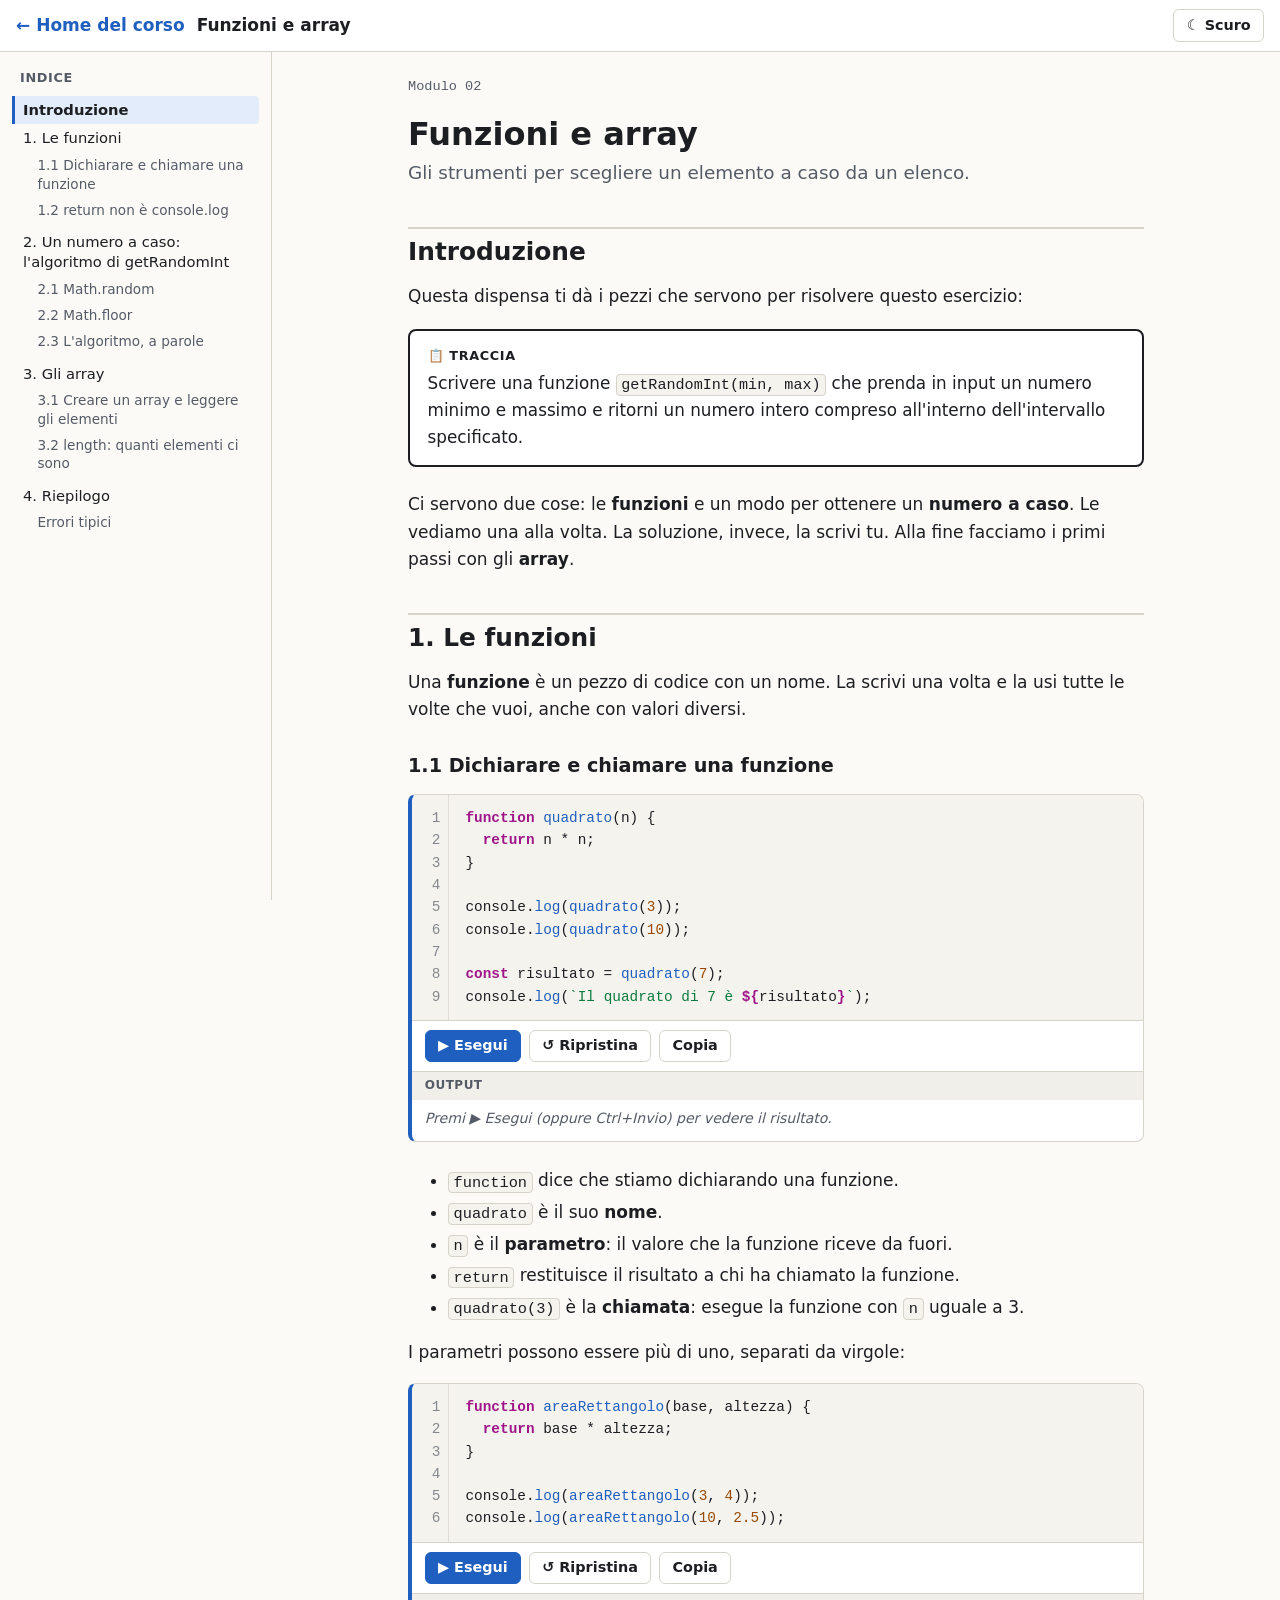
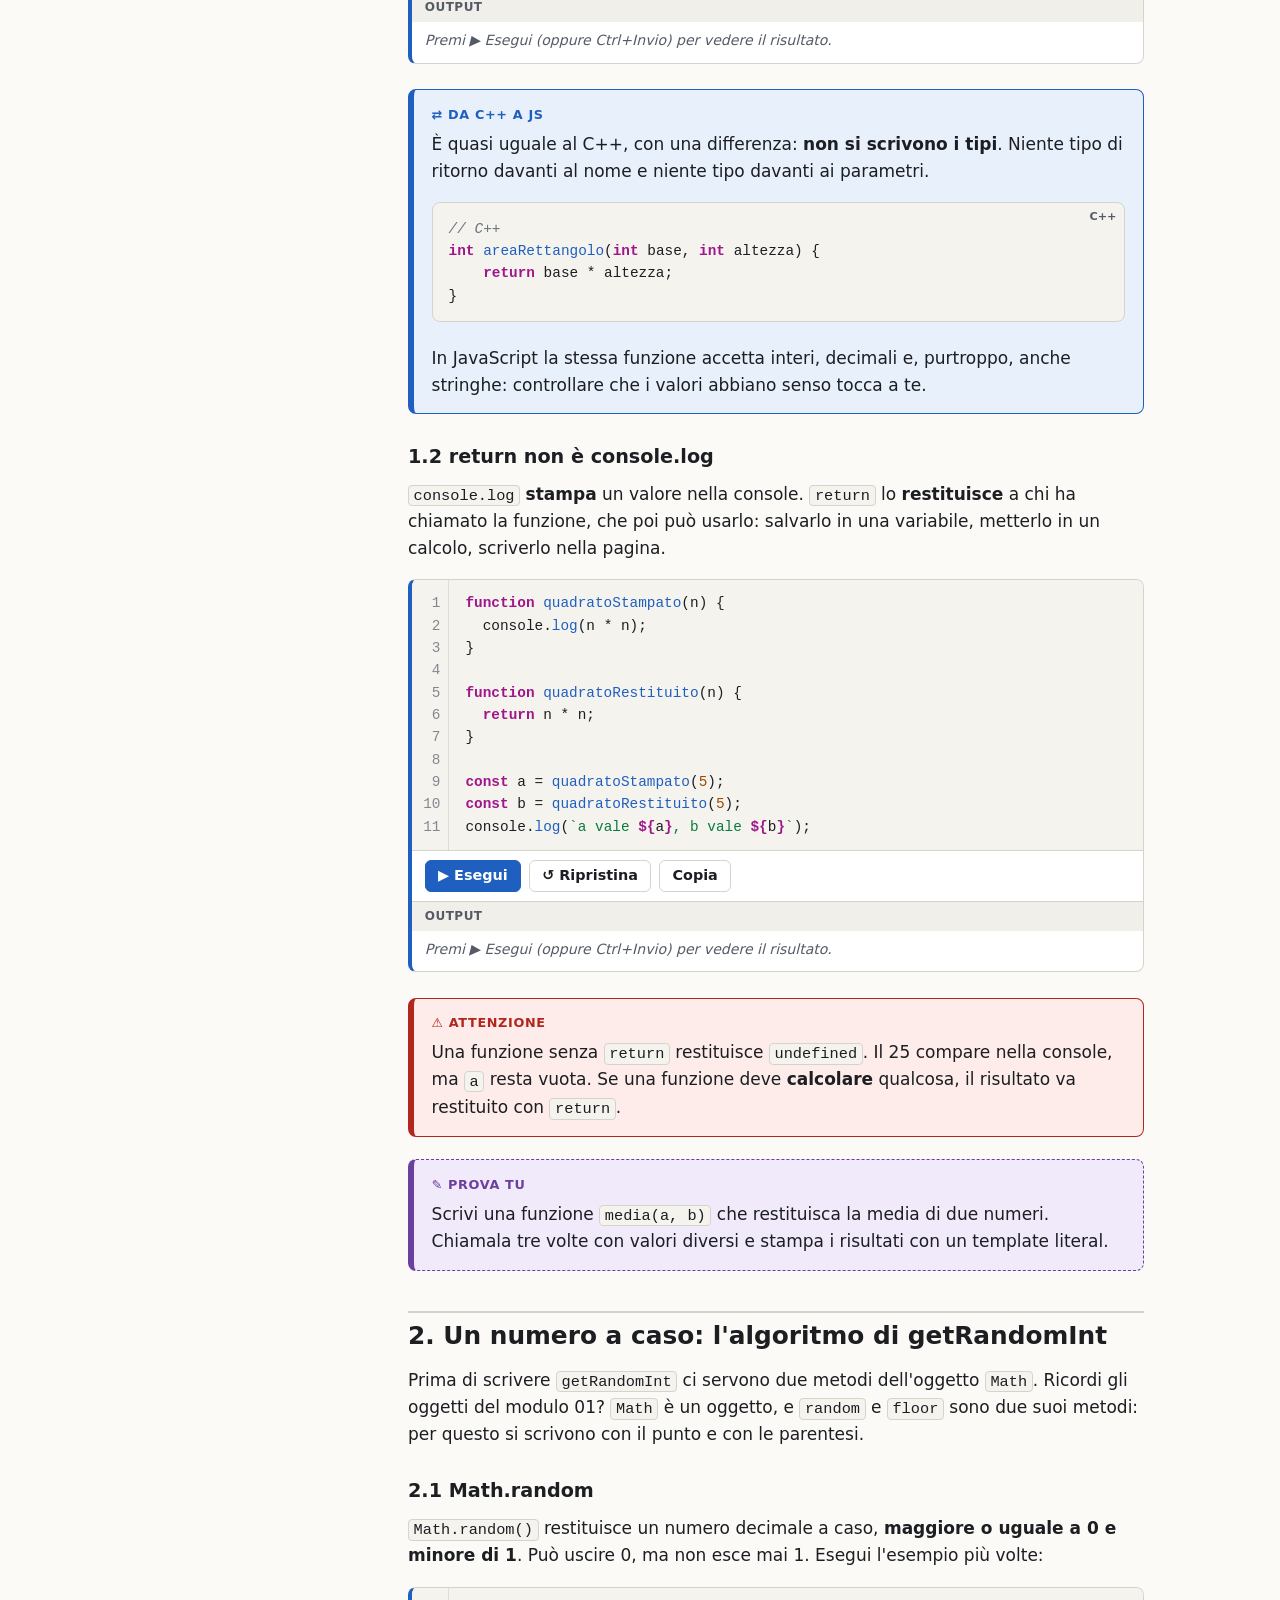
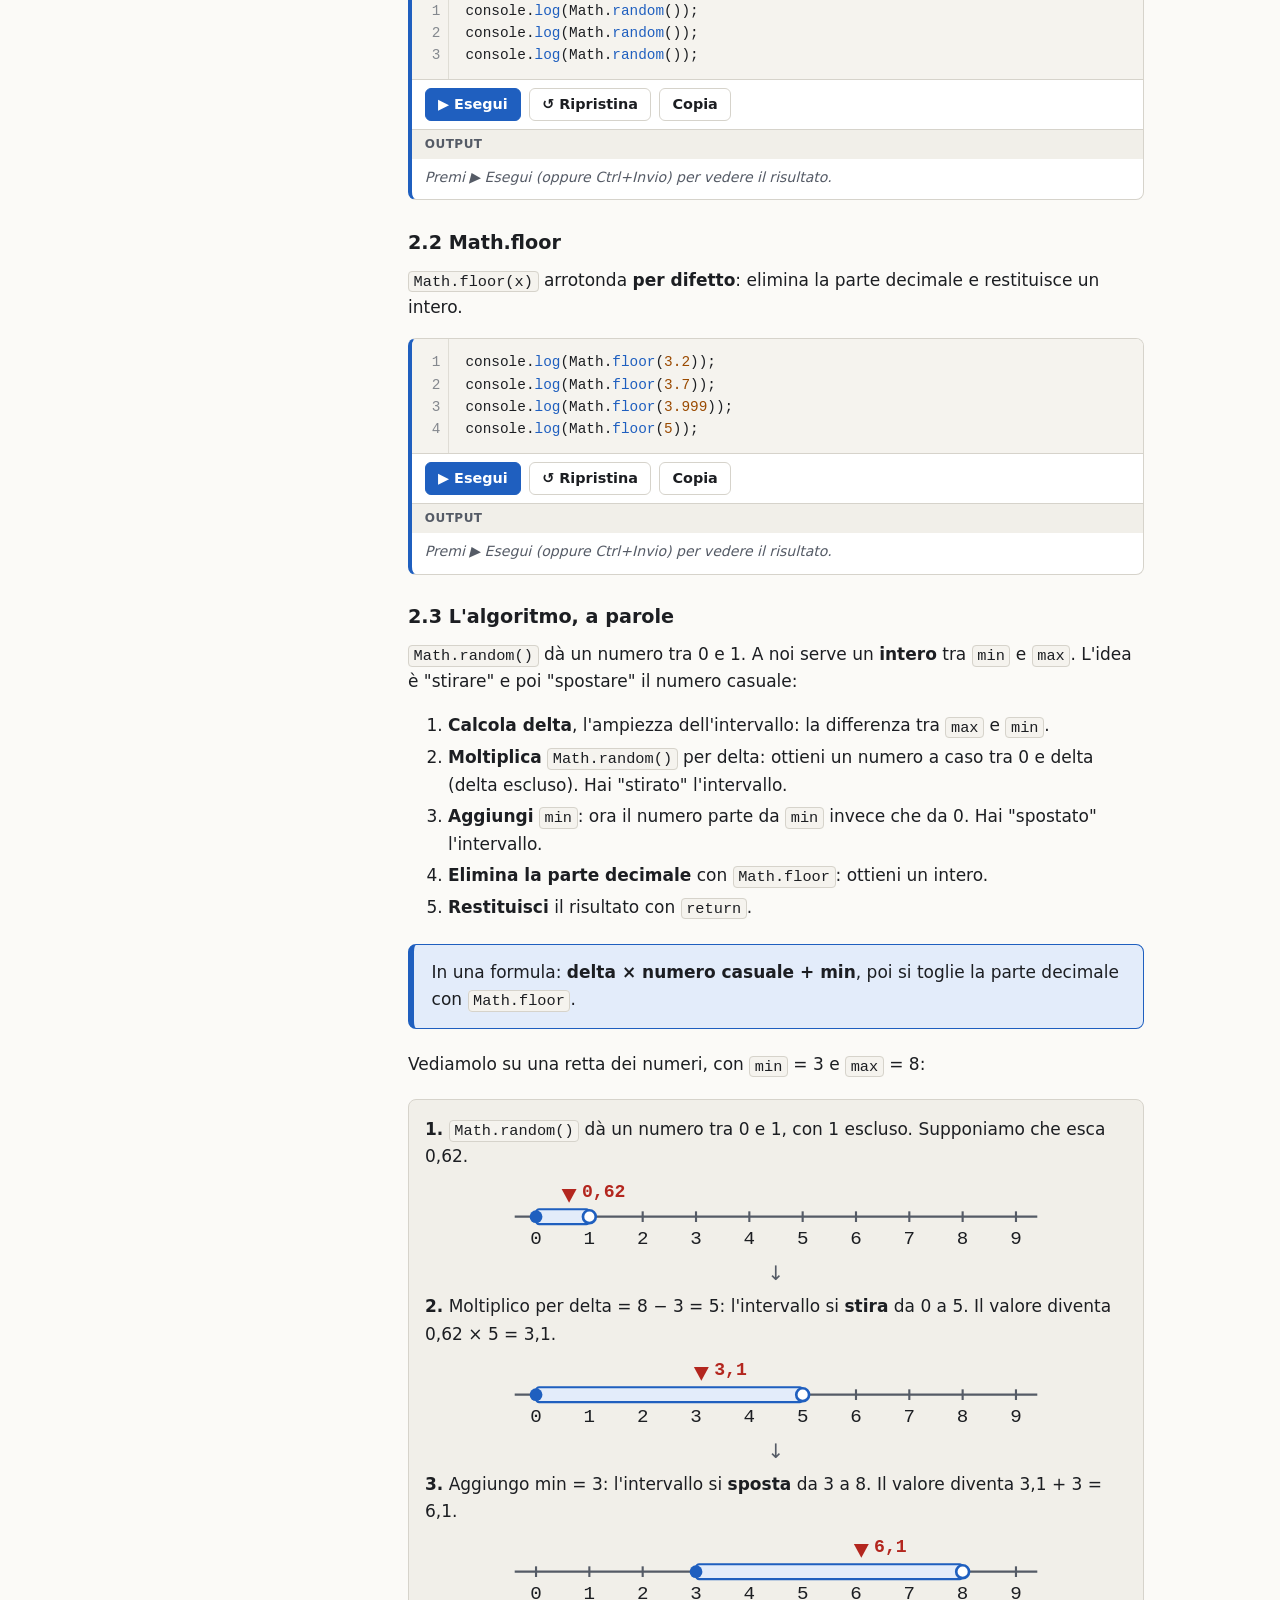
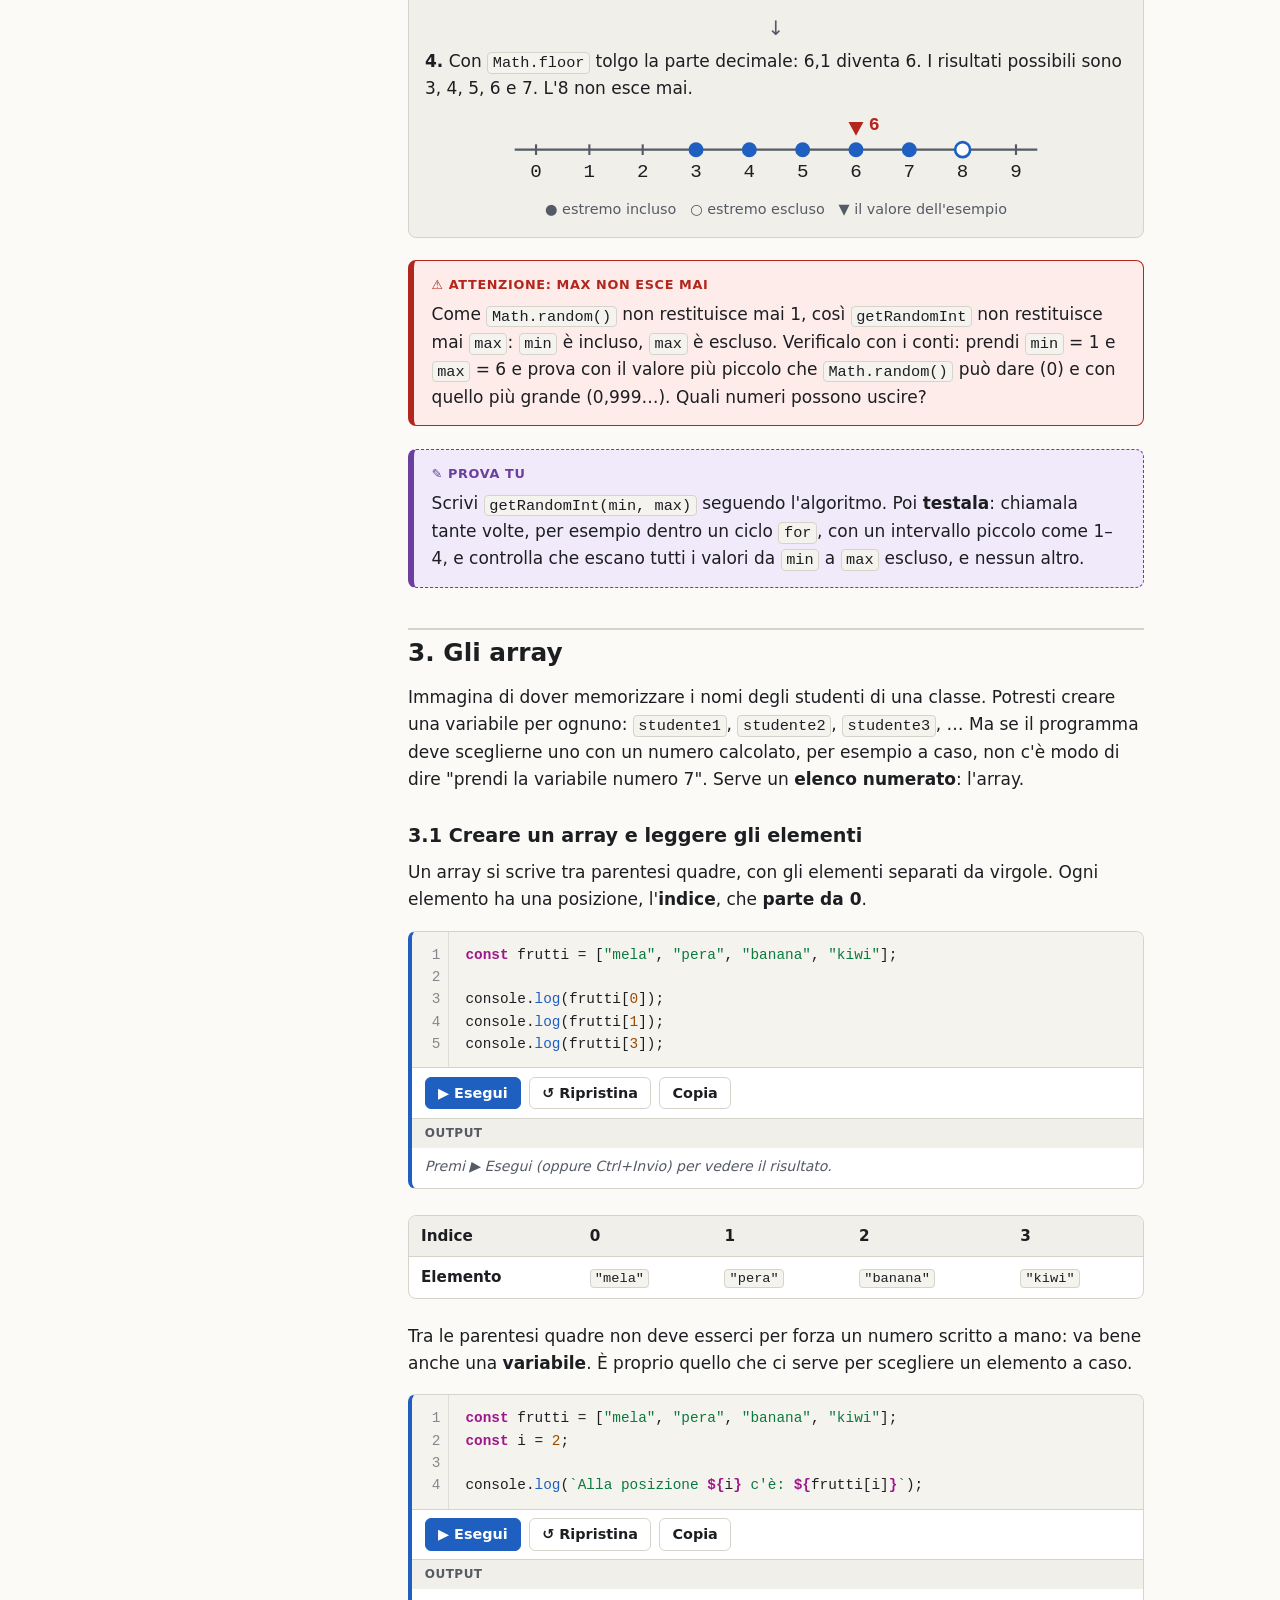
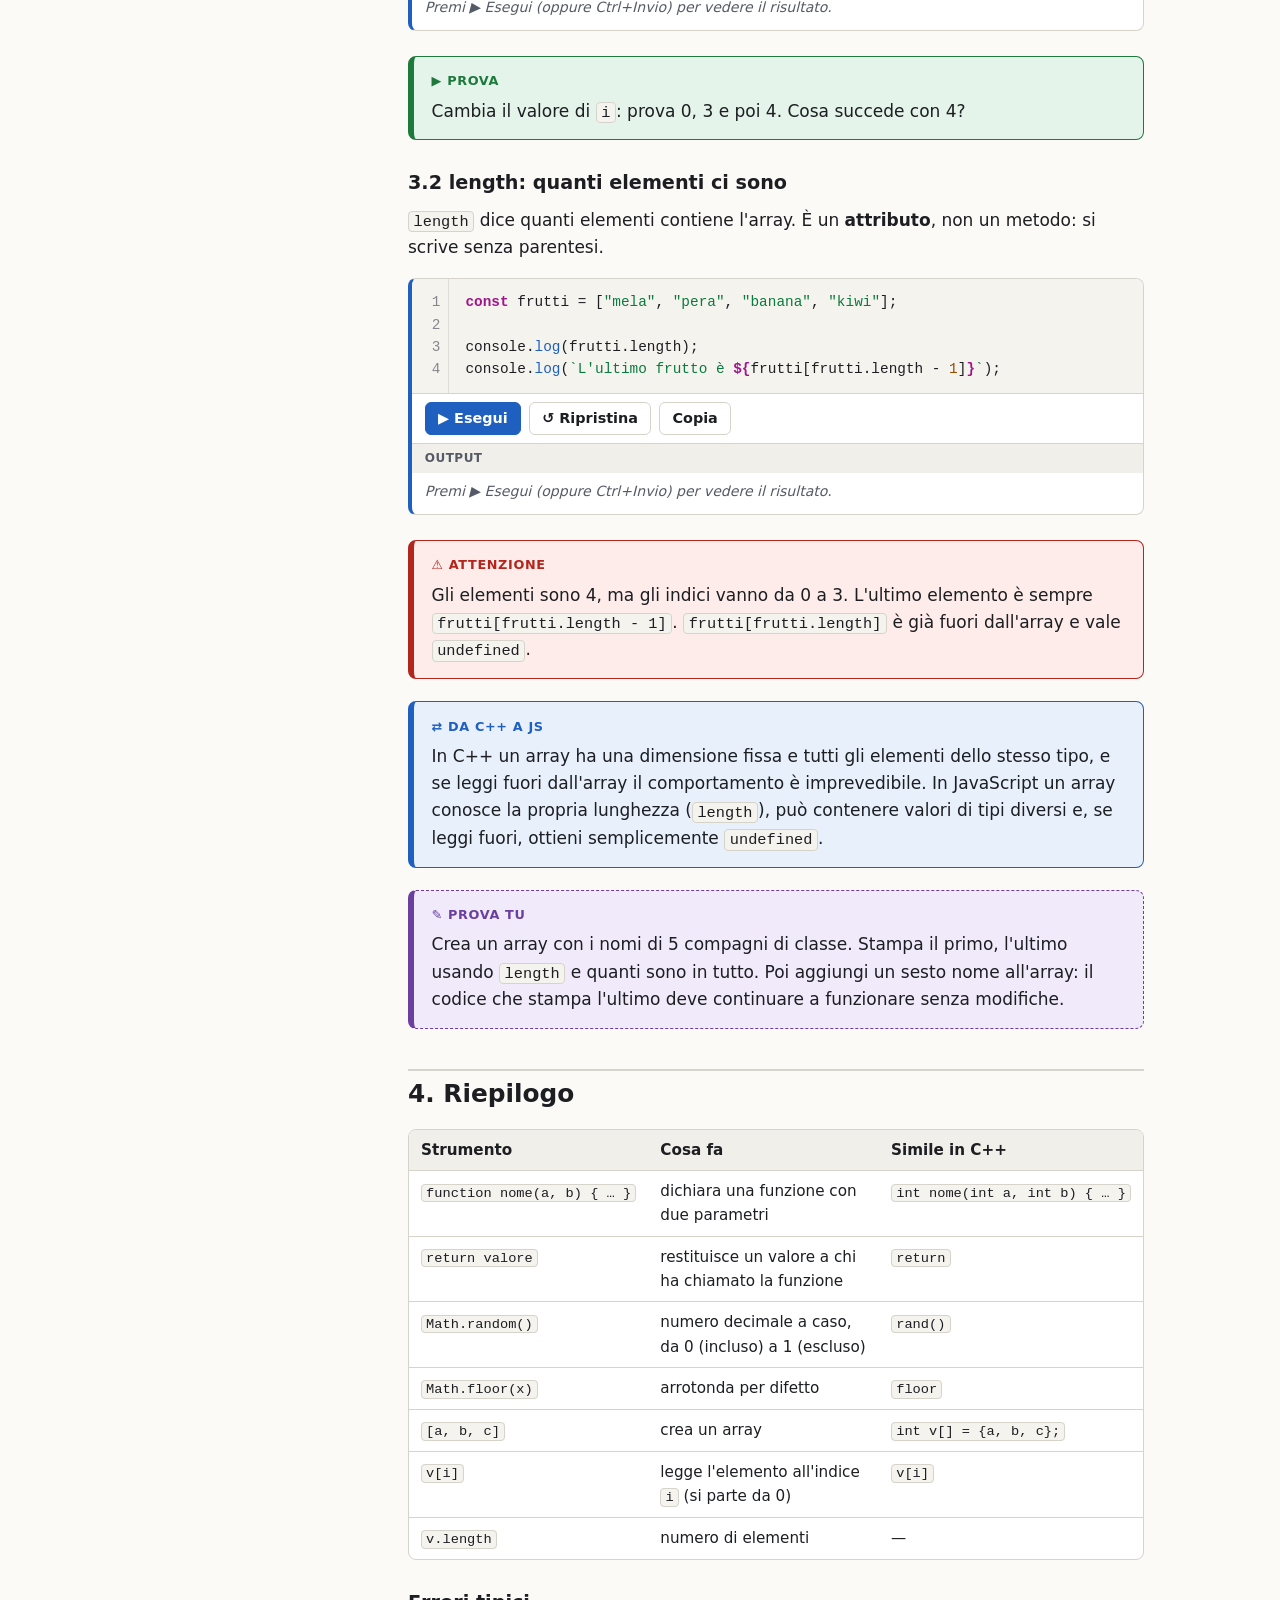
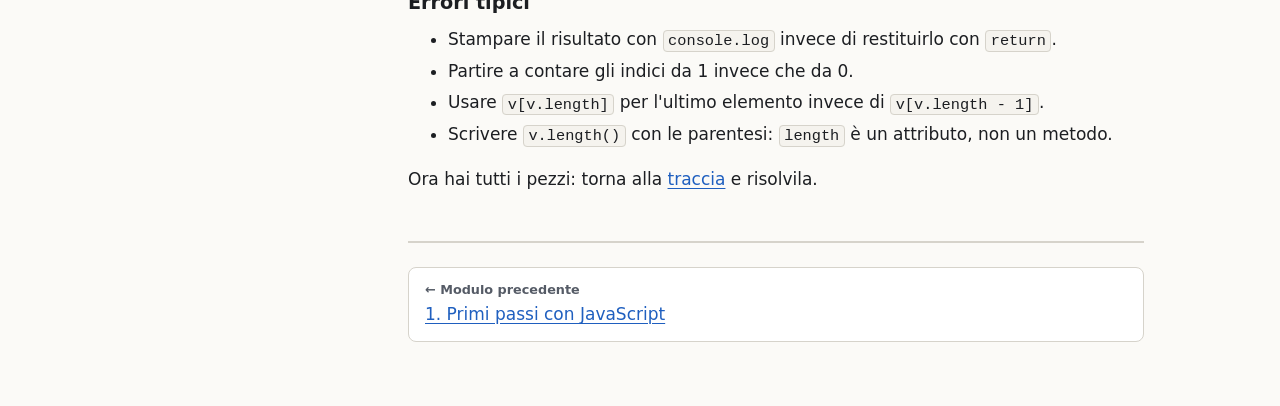
<file: moduli/02-funzioni-array/index.html>
<!DOCTYPE html>
<html lang="it">
<head>
  <meta charset="UTF-8">
  <meta name="viewport" content="width=device-width, initial-scale=1">
  <title>Funzioni e array · TPSIT 4° anno</title>
  <link rel="stylesheet" href="../../assets/css/base.css">
  <link rel="stylesheet" href="../../assets/css/dispensa.css">
  <link rel="stylesheet" href="modulo.css">
  <script src="../../assets/js/tema.js"></script>
  <script src="../../corso.js" defer></script>
  <script src="../../assets/js/corso-ui.js" defer></script>
  <script src="../../assets/js/dispensa.js" defer></script>
  <script src="../../assets/js/runner.js" defer></script>
</head>
<body data-radice="../../" data-modulo="02-funzioni-array">

  <header class="barra">
    <button type="button" class="pulsante indice-apri" aria-controls="indice" aria-expanded="false">☰ Indice</button>
    <a class="barra-home" href="../../index.html">← Home <span class="testo-lungo">del corso</span></a>
    <span class="barra-titolo">Funzioni e array</span>
    <button type="button" class="pulsante tema-interruttore" data-tema-interruttore>☾ Scuro</button>
  </header>

  <div class="dispensa">
    <nav class="dispensa-indice" id="indice" aria-label="Indice della dispensa">
      <p class="indice-titolo">Indice</p>
      <ol data-indice></ol>
    </nav>

    <main class="dispensa-contenuto">
      <header class="dispensa-intestazione">
        <p class="scheda-numero">Modulo 02</p>
        <h1>Funzioni e array</h1>
        <p class="sottotitolo">Gli strumenti per scegliere un elemento a caso da un elenco.</p>
      </header>

      <!-- ================================================================
           INTRODUZIONE
           ================================================================ -->
      <section>
        <h2 id="introduzione">Introduzione</h2>

        <p>Questa dispensa ti dà i pezzi che servono per risolvere questo esercizio:</p>

        <blockquote class="traccia">
          <p>Scrivere una funzione <code>getRandomInt(min, max)</code> che prenda in input un numero minimo e massimo e ritorni un numero intero compreso all'interno dell'intervallo specificato.</p>
        </blockquote>

        <p>Ci servono due cose: le <strong>funzioni</strong> e un modo per ottenere un <strong>numero a caso</strong>. Le vediamo una alla volta. La soluzione, invece, la scrivi tu. Alla fine facciamo i primi passi con gli <strong>array</strong>.</p>
      </section>

      <!-- ================================================================
           1. FUNZIONI
           ================================================================ -->
      <section>
        <h2 id="s1">1. Le funzioni</h2>

        <p>Una <strong>funzione</strong> è un pezzo di codice con un nome. La scrivi una volta e la usi tutte le volte che vuoi, anche con valori diversi.</p>

        <h3 id="s1-1">1.1 Dichiarare e chiamare una funzione</h3>

        <script type="text/plain" data-esegui>
          function quadrato(n) {
            return n * n;
          }

          console.log(quadrato(3));
          console.log(quadrato(10));

          const risultato = quadrato(7);
          console.log(`Il quadrato di 7 è ${risultato}`);
        </script>

        <ul>
          <li><code>function</code> dice che stiamo dichiarando una funzione.</li>
          <li><code>quadrato</code> è il suo <strong>nome</strong>.</li>
          <li><code>n</code> è il <strong>parametro</strong>: il valore che la funzione riceve da fuori.</li>
          <li><code>return</code> restituisce il risultato a chi ha chiamato la funzione.</li>
          <li><code>quadrato(3)</code> è la <strong>chiamata</strong>: esegue la funzione con <code>n</code> uguale a 3.</li>
        </ul>

        <p>I parametri possono essere più di uno, separati da virgole:</p>

        <script type="text/plain" data-esegui>
          function areaRettangolo(base, altezza) {
            return base * altezza;
          }

          console.log(areaRettangolo(3, 4));
          console.log(areaRettangolo(10, 2.5));
        </script>

        <aside class="box box-cpp">
          <p>È quasi uguale al C++, con una differenza: <strong>non si scrivono i tipi</strong>. Niente tipo di ritorno davanti al nome e niente tipo davanti ai parametri.</p>
          <script type="text/plain" data-codice="cpp">
            // C++
            int areaRettangolo(int base, int altezza) {
                return base * altezza;
            }
          </script>
          <p>In JavaScript la stessa funzione accetta interi, decimali e, purtroppo, anche stringhe: controllare che i valori abbiano senso tocca a te.</p>
        </aside>

        <h3 id="s1-2">1.2 return non è console.log</h3>

        <p><code>console.log</code> <strong>stampa</strong> un valore nella console. <code>return</code> lo <strong>restituisce</strong> a chi ha chiamato la funzione, che poi può usarlo: salvarlo in una variabile, metterlo in un calcolo, scriverlo nella pagina.</p>

        <script type="text/plain" data-esegui>
          function quadratoStampato(n) {
            console.log(n * n);
          }

          function quadratoRestituito(n) {
            return n * n;
          }

          const a = quadratoStampato(5);
          const b = quadratoRestituito(5);
          console.log(`a vale ${a}, b vale ${b}`);
        </script>

        <aside class="box box-attenzione">
          <p>Una funzione senza <code>return</code> restituisce <code>undefined</code>. Il 25 compare nella console, ma <code>a</code> resta vuota. Se una funzione deve <strong>calcolare</strong> qualcosa, il risultato va restituito con <code>return</code>.</p>
        </aside>

        <aside class="box box-prova-tu">
          <p>Scrivi una funzione <code>media(a, b)</code> che restituisca la media di due numeri. Chiamala tre volte con valori diversi e stampa i risultati con un template literal.</p>
        </aside>
      </section>

      <!-- ================================================================
           2. NUMERI A CASO
           ================================================================ -->
      <section>
        <h2 id="s2">2. Un numero a caso: l'algoritmo di getRandomInt</h2>

        <p>Prima di scrivere <code>getRandomInt</code> ci servono due metodi dell'oggetto <code>Math</code>. Ricordi gli oggetti del modulo 01? <code>Math</code> è un oggetto, e <code>random</code> e <code>floor</code> sono due suoi metodi: per questo si scrivono con il punto e con le parentesi.</p>

        <h3 id="s2-1">2.1 Math.random</h3>

        <p><code>Math.random()</code> restituisce un numero decimale a caso, <strong>maggiore o uguale a 0 e minore di 1</strong>. Può uscire 0, ma non esce mai 1. Esegui l'esempio più volte:</p>

        <script type="text/plain" data-esegui>
          console.log(Math.random());
          console.log(Math.random());
          console.log(Math.random());
        </script>

        <h3 id="s2-2">2.2 Math.floor</h3>

        <p><code>Math.floor(x)</code> arrotonda <strong>per difetto</strong>: elimina la parte decimale e restituisce un intero.</p>

        <script type="text/plain" data-esegui>
          console.log(Math.floor(3.2));
          console.log(Math.floor(3.7));
          console.log(Math.floor(3.999));
          console.log(Math.floor(5));
        </script>

        <h3 id="s2-3">2.3 L'algoritmo, a parole</h3>

        <p><code>Math.random()</code> dà un numero tra 0 e 1. A noi serve un <strong>intero</strong> tra <code>min</code> e <code>max</code>. L'idea è "stirare" e poi "spostare" il numero casuale:</p>

        <ol>
          <li><strong>Calcola delta</strong>, l'ampiezza dell'intervallo: la differenza tra <code>max</code> e <code>min</code>.</li>
          <li><strong>Moltiplica</strong> <code>Math.random()</code> per delta: ottieni un numero a caso tra 0 e delta (delta escluso). Hai "stirato" l'intervallo.</li>
          <li><strong>Aggiungi</strong> <code>min</code>: ora il numero parte da <code>min</code> invece che da 0. Hai "spostato" l'intervallo.</li>
          <li><strong>Elimina la parte decimale</strong> con <code>Math.floor</code>: ottieni un intero.</li>
          <li><strong>Restituisci</strong> il risultato con <code>return</code>.</li>
        </ol>

        <aside class="box box-regola">
          <p>In una formula: <strong>delta × numero casuale + min</strong>, poi si toglie la parte decimale con <code>Math.floor</code>.</p>
        </aside>

        <p>Vediamolo su una retta dei numeri, con <code>min</code> = 3 e <code>max</code> = 8:</p>

        <figure class="rette">
          <div class="rette-passo">
            <p><strong>1.</strong> <code>Math.random()</code> dà un numero tra 0 e 1, con 1 escluso. Supponiamo che esca 0,62.</p>
            <svg class="retta" viewBox="0 0 510 74" role="img" aria-label="Intervallo da 0 incluso a 1 escluso; il valore estratto è 0,62">
              <line class="asse" x1="10" y1="40" x2="500" y2="40"/>
              <line class="tacca" x1="30" y1="35" x2="30" y2="45"/><text class="numero" x="30" y="66">0</text>
              <line class="tacca" x1="80" y1="35" x2="80" y2="45"/><text class="numero" x="80" y="66">1</text>
              <line class="tacca" x1="130" y1="35" x2="130" y2="45"/><text class="numero" x="130" y="66">2</text>
              <line class="tacca" x1="180" y1="35" x2="180" y2="45"/><text class="numero" x="180" y="66">3</text>
              <line class="tacca" x1="230" y1="35" x2="230" y2="45"/><text class="numero" x="230" y="66">4</text>
              <line class="tacca" x1="280" y1="35" x2="280" y2="45"/><text class="numero" x="280" y="66">5</text>
              <line class="tacca" x1="330" y1="35" x2="330" y2="45"/><text class="numero" x="330" y="66">6</text>
              <line class="tacca" x1="380" y1="35" x2="380" y2="45"/><text class="numero" x="380" y="66">7</text>
              <line class="tacca" x1="430" y1="35" x2="430" y2="45"/><text class="numero" x="430" y="66">8</text>
              <line class="tacca" x1="480" y1="35" x2="480" y2="45"/><text class="numero" x="480" y="66">9</text>
              <rect class="banda" x="30" y="33" width="50" height="14" rx="3"/>
              <circle class="estremo-pieno" cx="30" cy="40" r="6"/>
              <circle class="estremo-vuoto" cx="80" cy="40" r="6"/>
              <path class="marca" d="M54 14 L68 14 L61 27 Z"/>
              <text class="marca-testo" x="73" y="22">0,62</text>
            </svg>
          </div>
          <p class="rette-freccia" aria-hidden="true">↓</p>
          <div class="rette-passo">
            <p><strong>2.</strong> Moltiplico per delta = 8 − 3 = 5: l'intervallo si <strong>stira</strong> da 0 a 5. Il valore diventa 0,62 × 5 = 3,1.</p>
            <svg class="retta" viewBox="0 0 510 74" role="img" aria-label="Intervallo da 0 incluso a 5 escluso; il valore è 3,1">
              <line class="asse" x1="10" y1="40" x2="500" y2="40"/>
              <line class="tacca" x1="30" y1="35" x2="30" y2="45"/><text class="numero" x="30" y="66">0</text>
              <line class="tacca" x1="80" y1="35" x2="80" y2="45"/><text class="numero" x="80" y="66">1</text>
              <line class="tacca" x1="130" y1="35" x2="130" y2="45"/><text class="numero" x="130" y="66">2</text>
              <line class="tacca" x1="180" y1="35" x2="180" y2="45"/><text class="numero" x="180" y="66">3</text>
              <line class="tacca" x1="230" y1="35" x2="230" y2="45"/><text class="numero" x="230" y="66">4</text>
              <line class="tacca" x1="280" y1="35" x2="280" y2="45"/><text class="numero" x="280" y="66">5</text>
              <line class="tacca" x1="330" y1="35" x2="330" y2="45"/><text class="numero" x="330" y="66">6</text>
              <line class="tacca" x1="380" y1="35" x2="380" y2="45"/><text class="numero" x="380" y="66">7</text>
              <line class="tacca" x1="430" y1="35" x2="430" y2="45"/><text class="numero" x="430" y="66">8</text>
              <line class="tacca" x1="480" y1="35" x2="480" y2="45"/><text class="numero" x="480" y="66">9</text>
              <rect class="banda" x="30" y="33" width="250" height="14" rx="3"/>
              <circle class="estremo-pieno" cx="30" cy="40" r="6"/>
              <circle class="estremo-vuoto" cx="280" cy="40" r="6"/>
              <path class="marca" d="M178 14 L192 14 L185 27 Z"/>
              <text class="marca-testo" x="197" y="22">3,1</text>
            </svg>
          </div>
          <p class="rette-freccia" aria-hidden="true">↓</p>
          <div class="rette-passo">
            <p><strong>3.</strong> Aggiungo min = 3: l'intervallo si <strong>sposta</strong> da 3 a 8. Il valore diventa 3,1 + 3 = 6,1.</p>
            <svg class="retta" viewBox="0 0 510 74" role="img" aria-label="Intervallo da 3 incluso a 8 escluso; il valore è 6,1">
              <line class="asse" x1="10" y1="40" x2="500" y2="40"/>
              <line class="tacca" x1="30" y1="35" x2="30" y2="45"/><text class="numero" x="30" y="66">0</text>
              <line class="tacca" x1="80" y1="35" x2="80" y2="45"/><text class="numero" x="80" y="66">1</text>
              <line class="tacca" x1="130" y1="35" x2="130" y2="45"/><text class="numero" x="130" y="66">2</text>
              <line class="tacca" x1="180" y1="35" x2="180" y2="45"/><text class="numero" x="180" y="66">3</text>
              <line class="tacca" x1="230" y1="35" x2="230" y2="45"/><text class="numero" x="230" y="66">4</text>
              <line class="tacca" x1="280" y1="35" x2="280" y2="45"/><text class="numero" x="280" y="66">5</text>
              <line class="tacca" x1="330" y1="35" x2="330" y2="45"/><text class="numero" x="330" y="66">6</text>
              <line class="tacca" x1="380" y1="35" x2="380" y2="45"/><text class="numero" x="380" y="66">7</text>
              <line class="tacca" x1="430" y1="35" x2="430" y2="45"/><text class="numero" x="430" y="66">8</text>
              <line class="tacca" x1="480" y1="35" x2="480" y2="45"/><text class="numero" x="480" y="66">9</text>
              <rect class="banda" x="180" y="33" width="250" height="14" rx="3"/>
              <circle class="estremo-pieno" cx="180" cy="40" r="6"/>
              <circle class="estremo-vuoto" cx="430" cy="40" r="6"/>
              <path class="marca" d="M328 14 L342 14 L335 27 Z"/>
              <text class="marca-testo" x="347" y="22">6,1</text>
            </svg>
          </div>
          <p class="rette-freccia" aria-hidden="true">↓</p>
          <div class="rette-passo">
            <p><strong>4.</strong> Con <code>Math.floor</code> tolgo la parte decimale: 6,1 diventa 6. I risultati possibili sono 3, 4, 5, 6 e 7. L'8 non esce mai.</p>
            <svg class="retta" viewBox="0 0 510 74" role="img" aria-label="Risultati possibili: 3, 4, 5, 6, 7; l'8 è escluso; il valore è 6">
              <line class="asse" x1="10" y1="40" x2="500" y2="40"/>
              <line class="tacca" x1="30" y1="35" x2="30" y2="45"/><text class="numero" x="30" y="66">0</text>
              <line class="tacca" x1="80" y1="35" x2="80" y2="45"/><text class="numero" x="80" y="66">1</text>
              <line class="tacca" x1="130" y1="35" x2="130" y2="45"/><text class="numero" x="130" y="66">2</text>
              <line class="tacca" x1="180" y1="35" x2="180" y2="45"/><text class="numero" x="180" y="66">3</text>
              <line class="tacca" x1="230" y1="35" x2="230" y2="45"/><text class="numero" x="230" y="66">4</text>
              <line class="tacca" x1="280" y1="35" x2="280" y2="45"/><text class="numero" x="280" y="66">5</text>
              <line class="tacca" x1="330" y1="35" x2="330" y2="45"/><text class="numero" x="330" y="66">6</text>
              <line class="tacca" x1="380" y1="35" x2="380" y2="45"/><text class="numero" x="380" y="66">7</text>
              <line class="tacca" x1="430" y1="35" x2="430" y2="45"/><text class="numero" x="430" y="66">8</text>
              <line class="tacca" x1="480" y1="35" x2="480" y2="45"/><text class="numero" x="480" y="66">9</text>
              <circle class="estremo-pieno" cx="180" cy="40" r="7"/>
              <circle class="estremo-pieno" cx="230" cy="40" r="7"/>
              <circle class="estremo-pieno" cx="280" cy="40" r="7"/>
              <circle class="estremo-pieno" cx="330" cy="40" r="7"/>
              <circle class="estremo-pieno" cx="380" cy="40" r="7"/>
              <circle class="estremo-vuoto" cx="430" cy="40" r="7"/>
              <path class="marca" d="M323 14 L337 14 L330 27 Z"/>
              <text class="marca-testo" x="342" y="22">6</text>
            </svg>
          </div>
          <figcaption>● estremo incluso &nbsp; ○ estremo escluso &nbsp; ▼ il valore dell'esempio</figcaption>
        </figure>

        <aside class="box box-attenzione" data-titolo="⚠ Attenzione: max non esce mai">
          <p>Come <code>Math.random()</code> non restituisce mai 1, così <code>getRandomInt</code> non restituisce mai <code>max</code>: <code>min</code> è incluso, <code>max</code> è escluso. Verificalo con i conti: prendi <code>min</code> = 1 e <code>max</code> = 6 e prova con il valore più piccolo che <code>Math.random()</code> può dare (0) e con quello più grande (0,999…). Quali numeri possono uscire?</p>
        </aside>

        <aside class="box box-prova-tu">
          <p>Scrivi <code>getRandomInt(min, max)</code> seguendo l'algoritmo. Poi <strong>testala</strong>: chiamala tante volte, per esempio dentro un ciclo <code>for</code>, con un intervallo piccolo come 1–4, e controlla che escano tutti i valori da <code>min</code> a <code>max</code> escluso, e nessun altro.</p>
        </aside>
      </section>

      <!-- ================================================================
           3. ARRAY
           ================================================================ -->
      <section>
        <h2 id="s3">3. Gli array</h2>

        <p>Immagina di dover memorizzare i nomi degli studenti di una classe. Potresti creare una variabile per ognuno: <code>studente1</code>, <code>studente2</code>, <code>studente3</code>, … Ma se il programma deve sceglierne uno con un numero calcolato, per esempio a caso, non c'è modo di dire "prendi la variabile numero 7". Serve un <strong>elenco numerato</strong>: l'array.</p>

        <h3 id="s3-1">3.1 Creare un array e leggere gli elementi</h3>

        <p>Un array si scrive tra parentesi quadre, con gli elementi separati da virgole. Ogni elemento ha una posizione, l'<strong>indice</strong>, che <strong>parte da 0</strong>.</p>

        <script type="text/plain" data-esegui>
          const frutti = ["mela", "pera", "banana", "kiwi"];

          console.log(frutti[0]);
          console.log(frutti[1]);
          console.log(frutti[3]);
        </script>

        <div class="tabella">
          <table>
            <thead><tr><th>Indice</th><th>0</th><th>1</th><th>2</th><th>3</th></tr></thead>
            <tbody><tr><td><strong>Elemento</strong></td><td><code>"mela"</code></td><td><code>"pera"</code></td><td><code>"banana"</code></td><td><code>"kiwi"</code></td></tr></tbody>
          </table>
        </div>

        <p>Tra le parentesi quadre non deve esserci per forza un numero scritto a mano: va bene anche una <strong>variabile</strong>. È proprio quello che ci serve per scegliere un elemento a caso.</p>

        <script type="text/plain" data-esegui>
          const frutti = ["mela", "pera", "banana", "kiwi"];
          const i = 2;

          console.log(`Alla posizione ${i} c'è: ${frutti[i]}`);
        </script>

        <aside class="box box-prova">
          <p>Cambia il valore di <code>i</code>: prova 0, 3 e poi 4. Cosa succede con 4?</p>
        </aside>

        <h3 id="s3-2">3.2 length: quanti elementi ci sono</h3>

        <p><code>length</code> dice quanti elementi contiene l'array. È un <strong>attributo</strong>, non un metodo: si scrive senza parentesi.</p>

        <script type="text/plain" data-esegui>
          const frutti = ["mela", "pera", "banana", "kiwi"];

          console.log(frutti.length);
          console.log(`L'ultimo frutto è ${frutti[frutti.length - 1]}`);
        </script>

        <aside class="box box-attenzione">
          <p>Gli elementi sono 4, ma gli indici vanno da 0 a 3. L'ultimo elemento è sempre <code>frutti[frutti.length - 1]</code>. <code>frutti[frutti.length]</code> è già fuori dall'array e vale <code>undefined</code>.</p>
        </aside>

        <aside class="box box-cpp">
          <p>In C++ un array ha una dimensione fissa e tutti gli elementi dello stesso tipo, e se leggi fuori dall'array il comportamento è imprevedibile. In JavaScript un array conosce la propria lunghezza (<code>length</code>), può contenere valori di tipi diversi e, se leggi fuori, ottieni semplicemente <code>undefined</code>.</p>
        </aside>

        <aside class="box box-prova-tu">
          <p>Crea un array con i nomi di 5 compagni di classe. Stampa il primo, l'ultimo usando <code>length</code> e quanti sono in tutto. Poi aggiungi un sesto nome all'array: il codice che stampa l'ultimo deve continuare a funzionare senza modifiche.</p>
        </aside>
      </section>

      <!-- ================================================================
           4. RIEPILOGO
           ================================================================ -->
      <section>
        <h2 id="s4">4. Riepilogo</h2>

        <div class="tabella">
          <table>
            <thead><tr><th>Strumento</th><th>Cosa fa</th><th>Simile in C++</th></tr></thead>
            <tbody>
              <tr><td><code>function nome(a, b) { … }</code></td><td>dichiara una funzione con due parametri</td><td><code>int nome(int a, int b) { … }</code></td></tr>
              <tr><td><code>return valore</code></td><td>restituisce un valore a chi ha chiamato la funzione</td><td><code>return</code></td></tr>
              <tr><td><code>Math.random()</code></td><td>numero decimale a caso, da 0 (incluso) a 1 (escluso)</td><td><code>rand()</code></td></tr>
              <tr><td><code>Math.floor(x)</code></td><td>arrotonda per difetto</td><td><code>floor</code></td></tr>
              <tr><td><code>[a, b, c]</code></td><td>crea un array</td><td><code>int v[] = {a, b, c};</code></td></tr>
              <tr><td><code>v[i]</code></td><td>legge l'elemento all'indice <code>i</code> (si parte da 0)</td><td><code>v[i]</code></td></tr>
              <tr><td><code>v.length</code></td><td>numero di elementi</td><td>—</td></tr>
            </tbody>
          </table>
        </div>

        <h3 id="s4-errori">Errori tipici</h3>

        <ul>
          <li>Stampare il risultato con <code>console.log</code> invece di restituirlo con <code>return</code>.</li>
          <li>Partire a contare gli indici da 1 invece che da 0.</li>
          <li>Usare <code>v[v.length]</code> per l'ultimo elemento invece di <code>v[v.length - 1]</code>.</li>
          <li>Scrivere <code>v.length()</code> con le parentesi: <code>length</code> è un attributo, non un metodo.</li>
        </ul>

        <p>Ora hai tutti i pezzi: torna alla <a href="#introduzione">traccia</a> e risolvila.</p>
      </section>

      <nav class="nav-moduli" data-navigazione-moduli aria-label="Altri moduli"></nav>
    </main>
  </div>

</body>
</html>
</file>
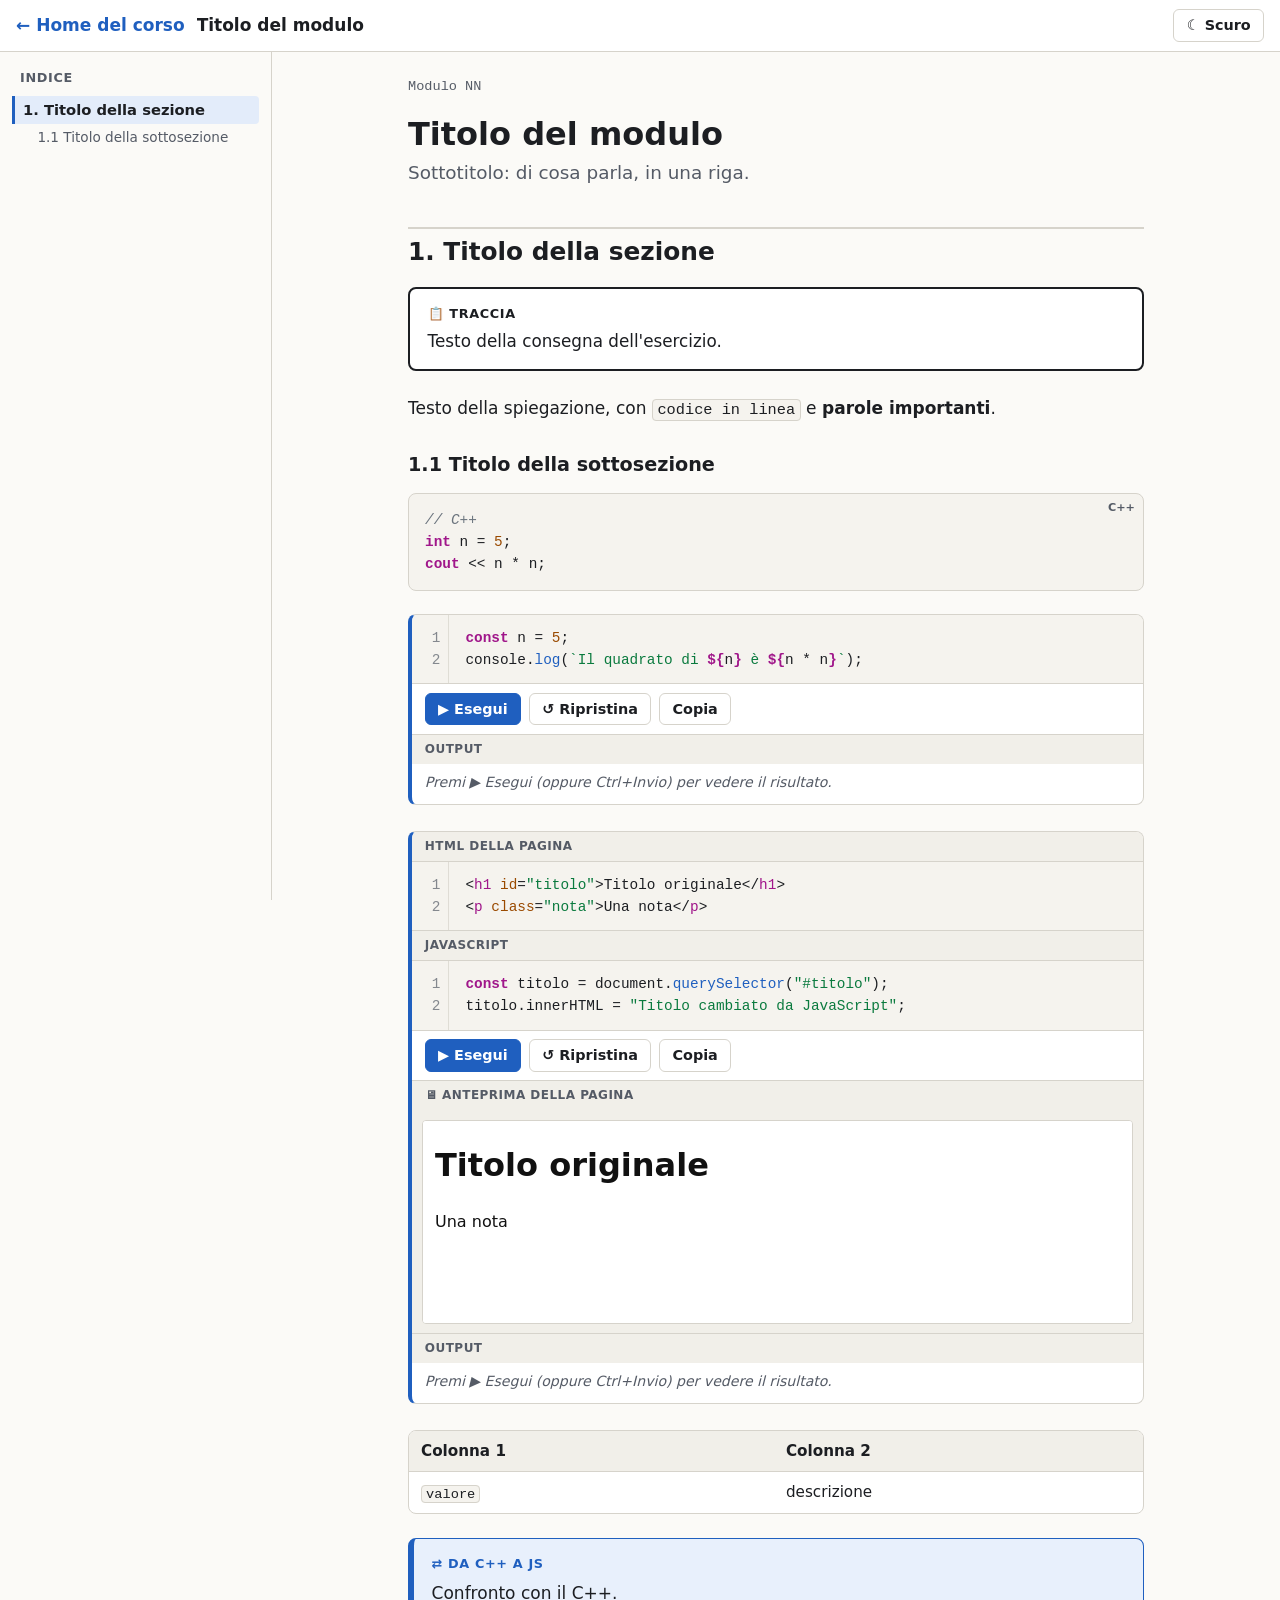
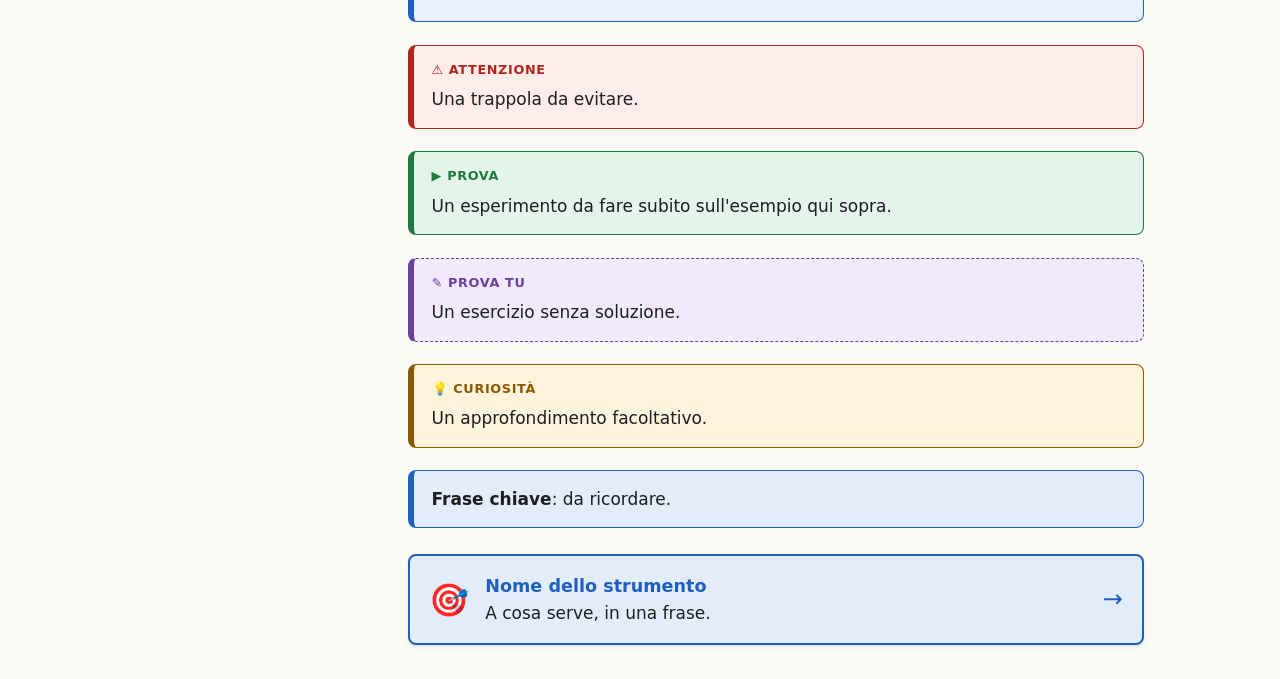
<file: moduli/_modello/index.html>
<!DOCTYPE html>
<html lang="it">
<head>
  <meta charset="UTF-8">
  <meta name="viewport" content="width=device-width, initial-scale=1">
  <!-- 1. Cambia il titolo della pagina -->
  <title>Titolo del modulo · TPSIT 4° anno</title>
  <link rel="stylesheet" href="../../assets/css/base.css">
  <link rel="stylesheet" href="../../assets/css/dispensa.css">
  <!-- Stili specifici del modulo, solo se servono:
  <link rel="stylesheet" href="modulo.css"> -->
  <script src="../../assets/js/tema.js"></script>
  <script src="../../corso.js" defer></script>
  <script src="../../assets/js/corso-ui.js" defer></script>
  <script src="../../assets/js/dispensa.js" defer></script>
  <script src="../../assets/js/runner.js" defer></script>
</head>
<!-- 2. data-modulo deve essere uguale all'id del modulo in corso.js -->
<body data-radice="../../" data-modulo="NN-nome">

  <header class="barra">
    <button type="button" class="pulsante indice-apri" aria-controls="indice" aria-expanded="false">☰ Indice</button>
    <a class="barra-home" href="../../index.html">← Home <span class="testo-lungo">del corso</span></a>
    <span class="barra-titolo">Titolo del modulo</span>
    <button type="button" class="pulsante tema-interruttore" data-tema-interruttore>☾ Scuro</button>
  </header>

  <div class="dispensa">
    <!-- L'indice si genera da solo a partire dagli h2 e h3 con id -->
    <nav class="dispensa-indice" id="indice" aria-label="Indice della dispensa">
      <p class="indice-titolo">Indice</p>
      <ol data-indice></ol>
    </nav>

    <main class="dispensa-contenuto">
      <header class="dispensa-intestazione">
        <p class="scheda-numero">Modulo NN</p>
        <h1>Titolo del modulo</h1>
        <p class="sottotitolo">Sottotitolo: di cosa parla, in una riga.</p>
      </header>

      <!-- ===================== SEZIONE D'ESEMPIO ===================== -->
      <section>
        <h2 id="sezione-1">1. Titolo della sezione</h2>

        <blockquote class="traccia">
          <p>Testo della consegna dell'esercizio.</p>
        </blockquote>

        <p>Testo della spiegazione, con <code>codice in linea</code> e <strong>parole importanti</strong>.</p>

        <h3 id="sezione-1-1">1.1 Titolo della sottosezione</h3>

        <!-- Codice da leggere, non eseguibile (data-codice: js, html, css, cpp) -->
        <script type="text/plain" data-codice="cpp">
          // C++
          int n = 5;
          cout << n * n;
        </script>

        <!-- Codice eseguibile -->
        <script type="text/plain" data-esegui>
          const n = 5;
          console.log(`Il quadrato di ${n} è ${n * n}`);
        </script>

        <!-- Esempio DOM: blocco data-anteprima seguito SUBITO da un blocco data-esegui -->
        <script type="text/plain" data-anteprima>
          <h1 id="titolo">Titolo originale</h1>
          <p class="nota">Una nota</p>
        </script>
        <script type="text/plain" data-esegui>
          const titolo = document.querySelector("#titolo");
          titolo.innerHTML = "Titolo cambiato da JavaScript";
        </script>

        <!-- Tabella: il contenitore .tabella la fa scorrere su mobile -->
        <div class="tabella">
          <table>
            <thead><tr><th>Colonna 1</th><th>Colonna 2</th></tr></thead>
            <tbody><tr><td><code>valore</code></td><td>descrizione</td></tr></tbody>
          </table>
        </div>

        <!-- Box didattici: l'etichetta con l'icona la aggiunge il CSS -->
        <aside class="box box-cpp">
          <p>Confronto con il C++.</p>
        </aside>
        <aside class="box box-attenzione">
          <p>Una trappola da evitare.</p>
        </aside>
        <aside class="box box-prova">
          <p>Un esperimento da fare subito sull'esempio qui sopra.</p>
        </aside>
        <aside class="box box-prova-tu">
          <p>Un esercizio senza soluzione.</p>
        </aside>
        <aside class="box box-curiosita">
          <p>Un approfondimento facoltativo.</p>
        </aside>
        <aside class="box box-regola">
          <p><strong>Frase chiave</strong>: da ricordare.</p>
        </aside>

        <!-- Richiamo a uno strumento -->
        <a class="richiamo" href="../../strumenti/selettori/index.html">
          <span class="richiamo-icona" aria-hidden="true">🎯</span>
          <span><strong>Nome dello strumento</strong> A cosa serve, in una frase.</span>
          <span class="richiamo-freccia" aria-hidden="true">→</span>
        </a>
      </section>

      <!-- Link "Modulo precedente / successivo": generati da corso.js -->
      <nav class="nav-moduli" data-navigazione-moduli aria-label="Altri moduli"></nav>
    </main>
  </div>

</body>
</html>
</file>
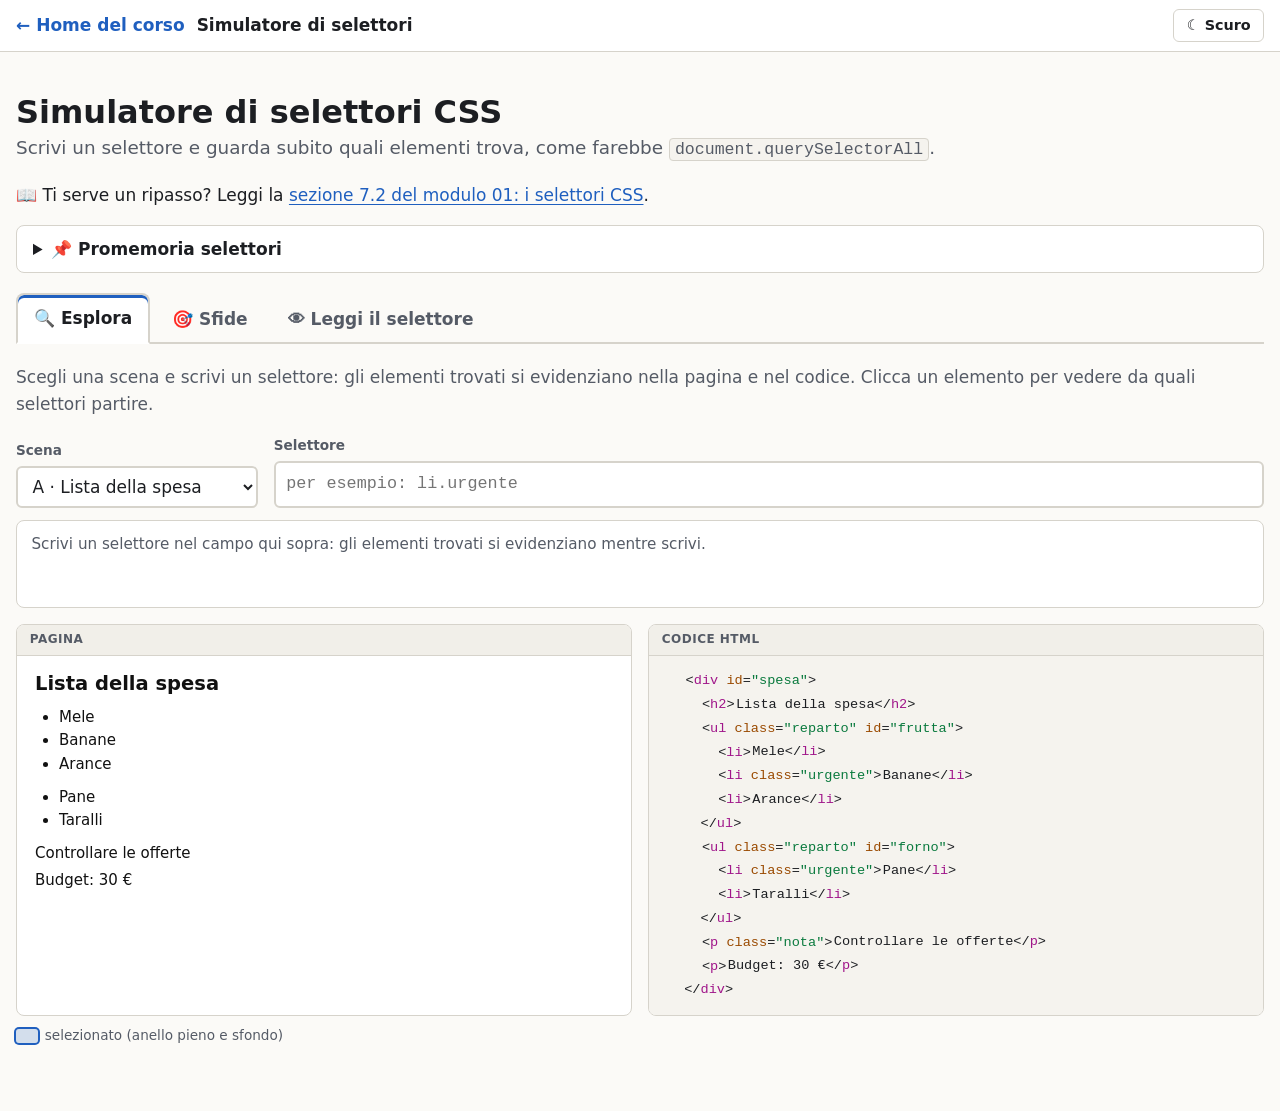
<file: strumenti/selettori/index.html>
<!DOCTYPE html>
<html lang="it">
<head>
  <meta charset="UTF-8">
  <meta name="viewport" content="width=device-width, initial-scale=1">
  <title>Simulatore di selettori · TPSIT 4° anno</title>
  <link rel="stylesheet" href="../../assets/css/base.css">
  <link rel="stylesheet" href="selettori.css">
  <script src="../../assets/js/tema.js"></script>
  <script src="scene.js" defer></script>
  <script src="livelli.js" defer></script>
  <script src="app.js" defer></script>
</head>
<body>

  <header class="barra">
    <a class="barra-home" href="../../index.html">← Home <span class="testo-lungo">del corso</span></a>
    <span class="barra-titolo">Simulatore di selettori</span>
    <button type="button" class="pulsante tema-interruttore" data-tema-interruttore>☾ Scuro</button>
  </header>

  <main class="contenitore sim">
    <h1>Simulatore di selettori CSS</h1>
    <p class="sottotitolo">
      Scrivi un selettore e guarda subito quali elementi trova, come farebbe
      <code>document.querySelectorAll</code>.
    </p>
    <p class="sim-link-modulo">
      📖 Ti serve un ripasso? Leggi la
      <a href="../../moduli/01-primi-passi/index.html#s7-2">sezione 7.2 del modulo 01: i selettori CSS</a>.
    </p>

    <!-- Promemoria: la stessa tabella della sezione 7.2 della dispensa -->
    <details class="promemoria">
      <summary>Promemoria selettori</summary>
      <div class="tabella">
        <table>
          <thead><tr><th>Selettore</th><th>Seleziona…</th></tr></thead>
          <tbody>
            <tr><td><code>li</code></td><td>tutti gli elementi <code>&lt;li&gt;</code></td></tr>
            <tr><td><code>.urgente</code></td><td>tutti gli elementi con classe <code>urgente</code></td></tr>
            <tr><td><code>#titolo</code></td><td>l'elemento con <code>id="titolo"</code></td></tr>
            <tr><td><code>li.urgente</code></td><td>gli elementi <code>&lt;li&gt;</code> che hanno <strong>anche</strong> la classe <code>urgente</code></td></tr>
            <tr><td><code>ul li</code></td><td>i <code>&lt;li&gt;</code> che stanno <strong>dentro</strong> un <code>&lt;ul&gt;</code>, a qualsiasi profondità</td></tr>
            <tr><td><code>ul &gt; li</code></td><td>i <code>&lt;li&gt;</code> che sono <strong>figli diretti</strong> di un <code>&lt;ul&gt;</code></td></tr>
            <tr><td><code>h1, h2</code></td><td>tutti gli <code>&lt;h1&gt;</code> <strong>e</strong> tutti gli <code>&lt;h2&gt;</code></td></tr>
            <tr><td><code>[type="email"]</code></td><td>gli elementi con l'attributo <code>type</code> uguale a <code>"email"</code></td></tr>
          </tbody>
        </table>
      </div>
    </details>

    <div class="schede" role="tablist" aria-label="Modalità">
      <button type="button" role="tab" class="scheda-tab" id="tab-esplora" aria-controls="pannello-esplora" aria-selected="true">🔍 Esplora</button>
      <button type="button" role="tab" class="scheda-tab" id="tab-sfide" aria-controls="pannello-sfide" aria-selected="false" tabindex="-1">🎯 Sfide</button>
      <button type="button" role="tab" class="scheda-tab" id="tab-leggi" aria-controls="pannello-leggi" aria-selected="false" tabindex="-1">👁 Leggi il selettore</button>
    </div>

    <!-- ========================= ESPLORA ========================= -->
    <section class="pannello" id="pannello-esplora" role="tabpanel" aria-labelledby="tab-esplora">
      <p class="pannello-intro">Scegli una scena e scrivi un selettore: gli elementi trovati si evidenziano nella pagina e nel codice. Clicca un elemento per vedere da quali selettori partire.</p>
      <div class="sim-controlli">
        <label class="campo">
          <span class="campo-etichetta">Scena</span>
          <select id="esplora-scena"></select>
        </label>
        <label class="campo campo-largo">
          <span class="campo-etichetta">Selettore</span>
          <input type="text" id="esplora-input" class="input-selettore" placeholder="per esempio: li.urgente"
                 autocomplete="off" autocapitalize="off" spellcheck="false">
        </label>
      </div>
      <div class="sim-risultato" id="esplora-risultato" aria-live="polite"></div>
      <div id="esplora-vista"></div>
      <div class="sim-click" id="esplora-click" aria-live="polite"></div>
    </section>

    <!-- ========================= SFIDE ========================= -->
    <section class="pannello" id="pannello-sfide" role="tabpanel" aria-labelledby="tab-sfide" hidden>
      <div class="sfide-testa">
        <nav class="elenco-livelli" id="sfide-elenco" aria-label="Elenco dei livelli"></nav>
        <button type="button" class="pulsante" id="sfide-azzera">Azzera progressi</button>
      </div>
      <div class="livello" id="sfide-livello"></div>
    </section>

    <!-- ===================== LEGGI IL SELETTORE ===================== -->
    <section class="pannello" id="pannello-leggi" role="tabpanel" aria-labelledby="tab-leggi" hidden>
      <div class="sfide-testa">
        <nav class="elenco-livelli" id="leggi-elenco" aria-label="Elenco dei quesiti"></nav>
        <button type="button" class="pulsante" id="leggi-azzera">Azzera progressi</button>
      </div>
      <div class="livello" id="leggi-quesito"></div>
    </section>

    <p class="sim-memoria" id="avviso-memoria" hidden>
      ⚠ Il browser non permette di salvare i progressi: l'app funziona lo stesso, ma quando chiudi la pagina li perdi.
    </p>
  </main>

</body>
</html>
</file>
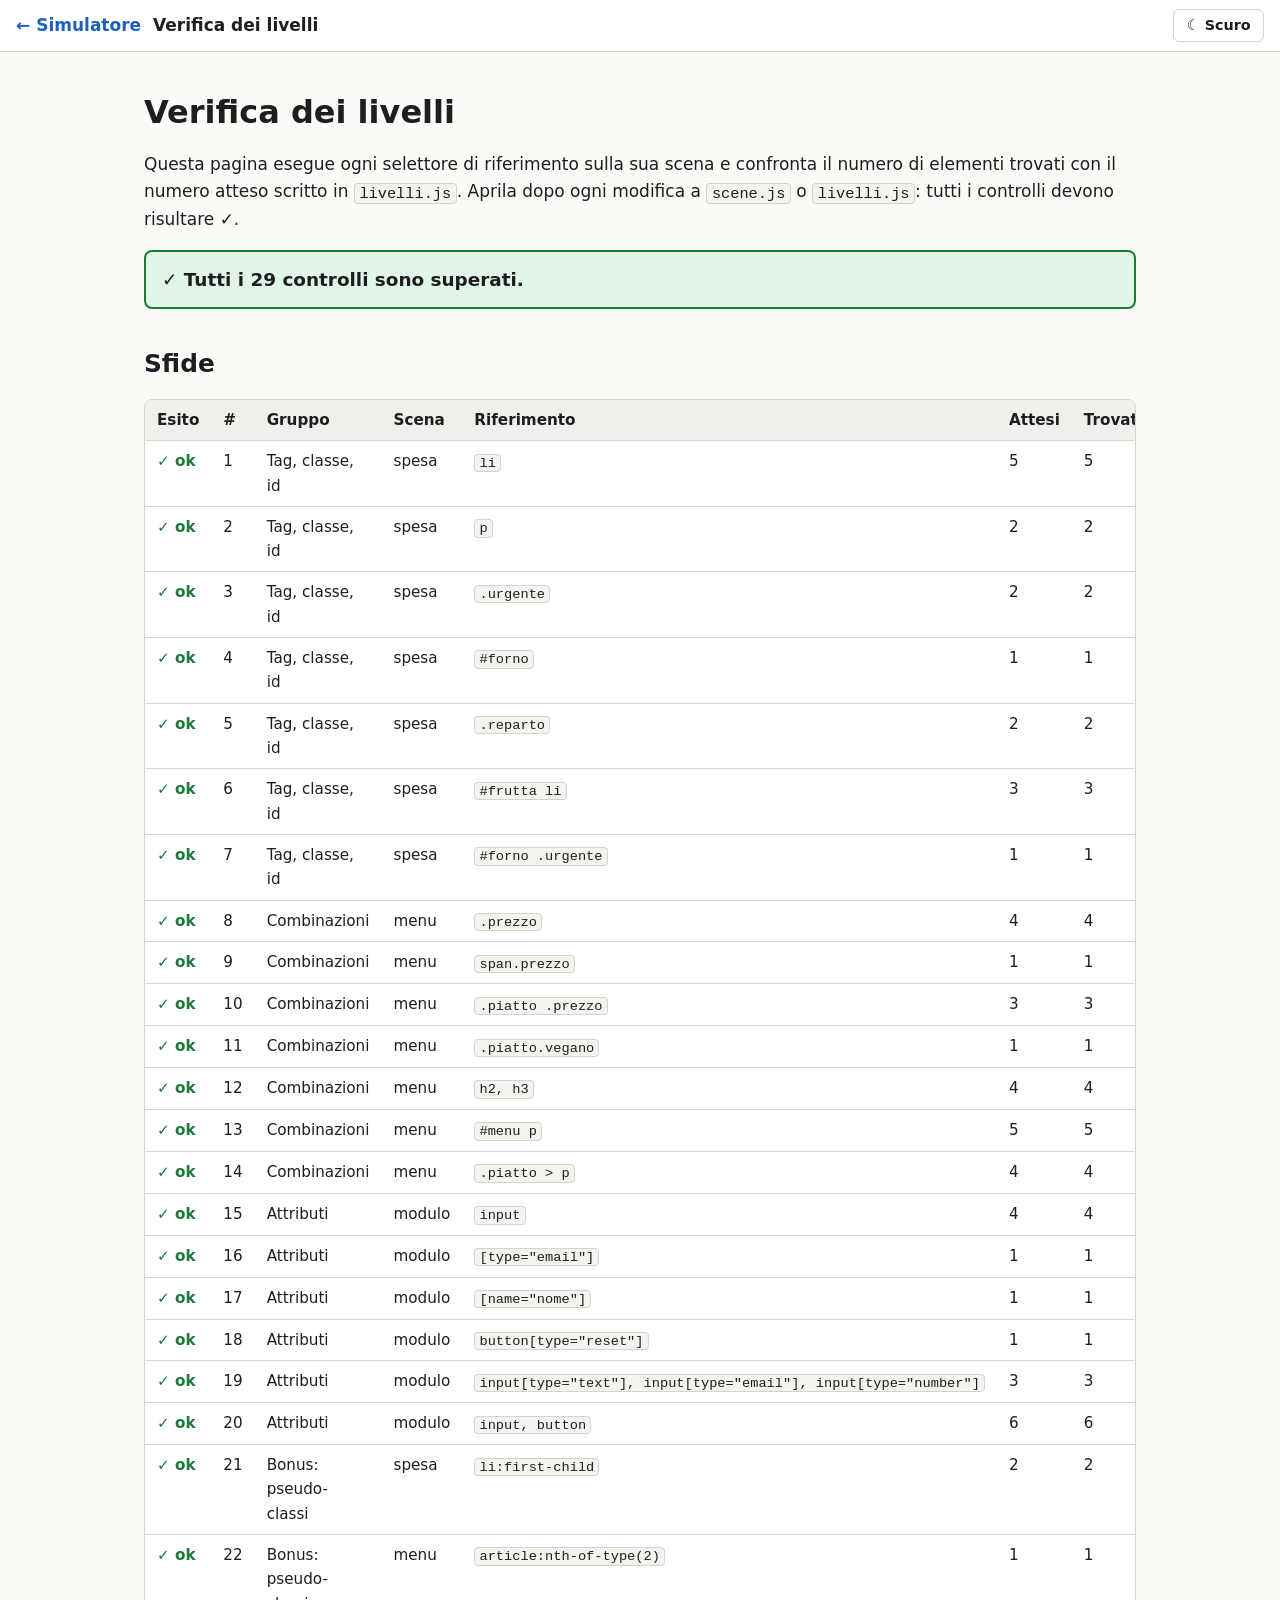
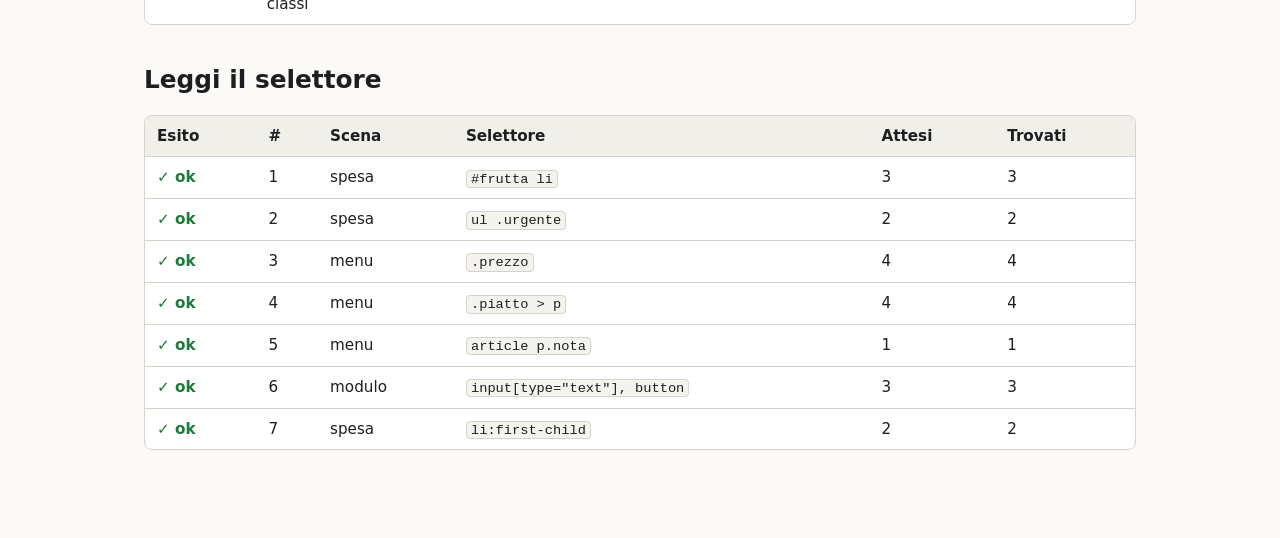
<file: strumenti/selettori/verifica.html>
<!DOCTYPE html>
<html lang="it">
<head>
  <meta charset="UTF-8">
  <meta name="viewport" content="width=device-width, initial-scale=1">
  <title>Verifica dei livelli · Simulatore di selettori</title>
  <link rel="stylesheet" href="../../assets/css/base.css">
  <script src="../../assets/js/tema.js"></script>
  <script src="scene.js" defer></script>
  <script src="livelli.js" defer></script>
  <style>
    .esito { font-weight: 700; white-space: nowrap; }
    .esito-ok { color: var(--ok); }
    .esito-ko { color: var(--errore); }
    tr.riga-ko td { background: var(--errore-tenue); }
    .riepilogo { font-size: 1.15rem; font-weight: 700; padding: 0.8rem 1rem; border-radius: var(--raggio); border: 2px solid; }
    .riepilogo-ok { border-color: var(--ok); background: var(--ok-tenue); }
    .riepilogo-ko { border-color: var(--errore); background: var(--errore-tenue); border-style: dashed; }
    .nota-ko { color: var(--errore); font-size: 0.9rem; }
  </style>
</head>
<body>

  <header class="barra">
    <a class="barra-home" href="index.html">← Simulatore</a>
    <span class="barra-titolo">Verifica dei livelli</span>
    <button type="button" class="pulsante tema-interruttore" data-tema-interruttore>☾ Scuro</button>
  </header>

  <main class="contenitore">
    <h1>Verifica dei livelli</h1>
    <p>
      Questa pagina esegue ogni selettore di riferimento sulla sua scena e confronta il numero
      di elementi trovati con il numero atteso scritto in <code>livelli.js</code>.
      Aprila dopo ogni modifica a <code>scene.js</code> o <code>livelli.js</code>:
      tutti i controlli devono risultare ✓.
    </p>

    <div id="riepilogo" class="riepilogo" role="status"></div>

    <h2>Sfide</h2>
    <div class="tabella">
      <table>
        <thead><tr><th>Esito</th><th>#</th><th>Gruppo</th><th>Scena</th><th>Riferimento</th><th>Attesi</th><th>Trovati</th></tr></thead>
        <tbody id="tabella-sfide"></tbody>
      </table>
    </div>

    <h2>Leggi il selettore</h2>
    <div class="tabella">
      <table>
        <thead><tr><th>Esito</th><th>#</th><th>Scena</th><th>Selettore</th><th>Attesi</th><th>Trovati</th></tr></thead>
        <tbody id="tabella-leggi"></tbody>
      </table>
    </div>
  </main>

  <script>
    /* Ogni scena viene trasformata in un documento con DOMParser e il selettore
       viene eseguito su body.querySelectorAll, come fa il simulatore. */
    document.addEventListener("DOMContentLoaded", function () {
      "use strict";
      const problemi = [];
      const documenti = {};

      function documentoScena(id) {
        if (!(id in documenti)) {
          const scena = window.SCENE && window.SCENE[id];
          documenti[id] = scena
            ? new DOMParser().parseFromString("<!DOCTYPE html><html><head></head><body>" + scena.html.trim() + "</body></html>", "text/html")
            : null;
        }
        return documenti[id];
      }

      // Restituisce { trovati, nota } dove nota spiega l'eventuale problema
      function conta(scena, selettore) {
        const doc = documentoScena(scena);
        if (!doc) return { trovati: null, nota: "scena «" + scena + "» non trovata in scene.js" };
        try {
          return { trovati: doc.body.querySelectorAll(selettore).length, nota: "" };
        } catch (e) {
          return { trovati: null, nota: "selettore non valido" };
        }
      }

      function cella(riga, testo, classe) {
        const td = document.createElement("td");
        if (classe === "codice") {
          const code = document.createElement("code");
          code.textContent = testo;
          td.appendChild(code);
        } else {
          td.textContent = testo;
          if (classe) td.className = classe;
        }
        riga.appendChild(td);
        return td;
      }

      function controlla(tbody, voci, nomeModalita, colonne) {
        const idVisti = new Set();
        voci.forEach(function (voce) {
          const selettore = voce.riferimento || voce.selettore;
          const r = conta(voce.scena, selettore);
          let nota = r.nota;
          if (idVisti.has(voce.id)) nota = (nota ? nota + "; " : "") + "id ripetuto";
          idVisti.add(voce.id);
          const ok = nota === "" && r.trovati === voce.attesi;
          if (!ok) problemi.push(nomeModalita + " " + voce.id);

          const tr = document.createElement("tr");
          if (!ok) tr.className = "riga-ko";
          const esito = cella(tr, ok ? "✓ ok" : "✗ errore", "esito " + (ok ? "esito-ok" : "esito-ko"));
          esito.setAttribute("aria-label", ok ? "superato" : "non superato");
          cella(tr, String(voce.id));
          colonne.forEach(function (c) { cella(tr, c(voce)); });
          cella(tr, selettore, "codice");
          cella(tr, String(voce.attesi));
          const tdTrovati = cella(tr, r.trovati === null ? "—" : String(r.trovati));
          if (nota) {
            const span = document.createElement("div");
            span.className = "nota-ko";
            span.textContent = nota;
            tdTrovati.appendChild(span);
          }
          tbody.appendChild(tr);
        });
      }

      const riepilogo = document.getElementById("riepilogo");
      if (!window.SCENE || !window.LIVELLI) {
        riepilogo.className = "riepilogo riepilogo-ko";
        riepilogo.textContent = "✗ scene.js o livelli.js non caricati (o con un errore di sintassi): apri la console con F12.";
        return;
      }

      controlla(document.getElementById("tabella-sfide"), window.LIVELLI.sfide, "Sfida",
        [function (v) { return v.gruppo; }, function (v) { return v.scena; }]);
      controlla(document.getElementById("tabella-leggi"), window.LIVELLI.leggi, "Quesito",
        [function (v) { return v.scena; }]);

      const totale = window.LIVELLI.sfide.length + window.LIVELLI.leggi.length;
      if (problemi.length === 0) {
        riepilogo.className = "riepilogo riepilogo-ok";
        riepilogo.textContent = "✓ Tutti i " + totale + " controlli sono superati.";
      } else {
        riepilogo.className = "riepilogo riepilogo-ko";
        riepilogo.textContent = "✗ " + problemi.length + " controlli su " + totale + " non superati: " + problemi.join(", ") + ".";
      }
      document.title = (problemi.length ? "✗ " : "✓ ") + document.title;
    });
  </script>
</body>
</html>
</file>
<file: assets/css/base.css>
/* ==========================================================================
   base.css — stile comune a tutto il corso
   Contiene: variabili dei colori (tema chiaro e scuro), tipografia,
   barra di navigazione, pulsanti, schede della home, box didattici,
   tabelle, blocchi di codice ed evidenziazione della sintassi, stampa.
   ========================================================================== */

/* --------------------------------------------------------------------------
   1. Variabili: tema chiaro (predefinito)
   -------------------------------------------------------------------------- */
:root {
  color-scheme: light;

  --sfondo: #fbfaf7;
  --sfondo-alt: #f1efe9;      /* riquadri, intestazioni di tabella */
  --superficie: #ffffff;      /* schede, editor */
  --testo: #1c1e22;
  --testo-tenue: #555b66;
  --bordo: #d6d3cb;
  --accento: #1f5fbf;
  --accento-testo: #ffffff;
  --accento-tenue: #e3ecfa;
  --focus: #b8860b;

  /* stati: usati con bordi, icone e testo, mai da soli */
  --ok: #1e7a3c;
  --ok-tenue: #e2f3e7;
  --errore: #b3261e;
  --errore-tenue: #fbe6e4;
  --avviso: #8a5a00;
  --avviso-tenue: #fdf1d8;

  /* box didattici */
  --box-cpp: #1f5fbf;        --box-cpp-sfondo: #e8f0fc;
  --box-attenzione: #b3261e; --box-attenzione-sfondo: #fdecea;
  --box-prova: #1e7a3c;      --box-prova-sfondo: #e5f4ea;
  --box-provatu: #6b3fa0;    --box-provatu-sfondo: #f1eafa;
  --box-curiosita: #8a5a00;  --box-curiosita-sfondo: #fdf3dc;

  /* codice */
  --codice-sfondo: #f5f3ee;
  --codice-testo: #1c1e22;
  --tk-commento: #6a737d;
  --tk-stringa: #0a7a3e;
  --tk-numero: #9a4a00;
  --tk-parola: #a0168a;
  --tk-funzione: #1f5fbf;
  --tk-tag: #a0168a;
  --tk-attributo: #9a4a00;
  --tk-proprieta: #1f5fbf;

  --font-testo: system-ui, -apple-system, "Segoe UI", Roboto, "Helvetica Neue", Arial, sans-serif;
  --font-codice: ui-monospace, "Cascadia Code", "SF Mono", Menlo, Consolas, "Liberation Mono", monospace;

  --raggio: 8px;
  --ombra: 0 1px 2px rgba(0, 0, 0, 0.06), 0 2px 8px rgba(0, 0, 0, 0.05);
  --altezza-barra: 3.25rem;
}

/* --------------------------------------------------------------------------
   2. Tema scuro: preferenza di sistema (se l'utente non ha scelto "chiaro")
      oppure scelta manuale. I valori sono ripetuti due volte perché il CSS
      non permette di condividere un blocco tra @media e un selettore.
   -------------------------------------------------------------------------- */
@media (prefers-color-scheme: dark) {
  :root:not([data-tema="chiaro"]) {
    color-scheme: dark;
    --sfondo: #15171b;
    --sfondo-alt: #1f2228;
    --superficie: #1b1e23;
    --testo: #e7e5e0;
    --testo-tenue: #a7adb8;
    --bordo: #393e47;
    --accento: #7fb0ff;
    --accento-testo: #0d1420;
    --accento-tenue: #1d2c45;
    --focus: #f2c94c;
    --ok: #6fd08f;          --ok-tenue: #17321f;
    --errore: #ff8a80;      --errore-tenue: #3a1d1b;
    --avviso: #f2c94c;      --avviso-tenue: #352a10;
    --box-cpp: #7fb0ff;        --box-cpp-sfondo: #1a2638;
    --box-attenzione: #ff8a80; --box-attenzione-sfondo: #351c1a;
    --box-prova: #6fd08f;      --box-prova-sfondo: #172d1e;
    --box-provatu: #c7a6f5;    --box-provatu-sfondo: #2a2138;
    --box-curiosita: #f2c94c;  --box-curiosita-sfondo: #2f2712;
    --codice-sfondo: #1f2228;
    --codice-testo: #e7e5e0;
    --tk-commento: #8b949e;
    --tk-stringa: #8fd6a3;
    --tk-numero: #f0b37e;
    --tk-parola: #f08fd8;
    --tk-funzione: #8ab8ff;
    --tk-tag: #f08fd8;
    --tk-attributo: #f0b37e;
    --tk-proprieta: #8ab8ff;
    --ombra: 0 1px 2px rgba(0, 0, 0, 0.4);
  }
}

:root[data-tema="scuro"] {
  color-scheme: dark;
  --sfondo: #15171b;
  --sfondo-alt: #1f2228;
  --superficie: #1b1e23;
  --testo: #e7e5e0;
  --testo-tenue: #a7adb8;
  --bordo: #393e47;
  --accento: #7fb0ff;
  --accento-testo: #0d1420;
  --accento-tenue: #1d2c45;
  --focus: #f2c94c;
  --ok: #6fd08f;          --ok-tenue: #17321f;
  --errore: #ff8a80;      --errore-tenue: #3a1d1b;
  --avviso: #f2c94c;      --avviso-tenue: #352a10;
  --box-cpp: #7fb0ff;        --box-cpp-sfondo: #1a2638;
  --box-attenzione: #ff8a80; --box-attenzione-sfondo: #351c1a;
  --box-prova: #6fd08f;      --box-prova-sfondo: #172d1e;
  --box-provatu: #c7a6f5;    --box-provatu-sfondo: #2a2138;
  --box-curiosita: #f2c94c;  --box-curiosita-sfondo: #2f2712;
  --codice-sfondo: #1f2228;
  --codice-testo: #e7e5e0;
  --tk-commento: #8b949e;
  --tk-stringa: #8fd6a3;
  --tk-numero: #f0b37e;
  --tk-parola: #f08fd8;
  --tk-funzione: #8ab8ff;
  --tk-tag: #f08fd8;
  --tk-attributo: #f0b37e;
  --tk-proprieta: #8ab8ff;
  --ombra: 0 1px 2px rgba(0, 0, 0, 0.4);
}

/* --------------------------------------------------------------------------
   3. Tipografia e impostazioni generali
   -------------------------------------------------------------------------- */
*, *::before, *::after { box-sizing: border-box; }

/* l'attributo hidden deve vincere su qualsiasi display (es. .pulsante) */
[hidden] { display: none !important; }

html {
  -webkit-text-size-adjust: 100%;
  text-size-adjust: 100%;
  scroll-padding-top: calc(var(--altezza-barra) + 1rem);
}

body {
  margin: 0;
  background: var(--sfondo);
  color: var(--testo);
  font-family: var(--font-testo);
  font-size: 1.0625rem;
  line-height: 1.6;
}

h1, h2, h3, h4 { line-height: 1.25; margin: 1.6em 0 0.6em; }
h1 { font-size: 2rem; margin-top: 0.5em; }
h2 { font-size: 1.55rem; }
h3 { font-size: 1.2rem; }
h4 { font-size: 1.05rem; }

p, ul, ol { margin: 0 0 1em; }
li + li { margin-top: 0.25em; }

a { color: var(--accento); text-underline-offset: 0.15em; }
a:hover { text-decoration-thickness: 2px; }

:focus-visible {
  outline: 3px solid var(--focus);
  outline-offset: 2px;
}

hr { border: 0; border-top: 1px solid var(--bordo); margin: 2.5rem 0; }

strong { font-weight: 700; }

/* codice in linea */
code, kbd {
  font-family: var(--font-codice);
  font-size: 0.9em;
}
:not(pre) > code {
  background: var(--codice-sfondo);
  border: 1px solid var(--bordo);
  border-radius: 4px;
  padding: 0.05em 0.3em;
  overflow-wrap: anywhere;
}
kbd {
  border: 1px solid var(--bordo);
  border-bottom-width: 2px;
  border-radius: 4px;
  padding: 0 0.3em;
  background: var(--superficie);
}

.solo-lettori {
  position: absolute !important;
  width: 1px; height: 1px;
  overflow: hidden;
  clip: rect(0 0 0 0);
  white-space: nowrap;
}

/* --------------------------------------------------------------------------
   4. Barra di navigazione comune
   -------------------------------------------------------------------------- */
.barra {
  position: sticky;
  top: 0;
  z-index: 50;
  display: flex;
  align-items: center;
  gap: 0.75rem;
  min-height: var(--altezza-barra);
  padding: 0.4rem 1rem;
  background: var(--superficie);
  border-bottom: 1px solid var(--bordo);
}
.barra-home {
  white-space: nowrap;
  font-weight: 600;
  text-decoration: none;
}
.barra-home:hover { text-decoration: underline; }
.barra-titolo {
  flex: 1;
  min-width: 0;
  font-weight: 600;
  overflow: hidden;
  text-overflow: ellipsis;
  white-space: nowrap;
}

/* --------------------------------------------------------------------------
   5. Pulsanti
   -------------------------------------------------------------------------- */
.pulsante {
  display: inline-flex;
  align-items: center;
  gap: 0.35em;
  font: inherit;
  font-size: 0.9rem;
  font-weight: 600;
  line-height: 1.2;
  padding: 0.45em 0.85em;
  border: 1px solid var(--bordo);
  border-radius: 6px;
  background: var(--superficie);
  color: var(--testo);
  cursor: pointer;
  text-decoration: none;
}
.pulsante:hover { border-color: var(--accento); }
.pulsante:disabled { opacity: 0.55; cursor: not-allowed; }
.pulsante-primario {
  background: var(--accento);
  border-color: var(--accento);
  color: var(--accento-testo);
}
.pulsante-primario:hover { filter: brightness(1.08); }

.tema-interruttore { flex-shrink: 0; }

/* --------------------------------------------------------------------------
   6. Pagina generica e home del corso
   -------------------------------------------------------------------------- */
.contenitore {
  max-width: 64rem;
  margin: 0 auto;
  padding: 1.5rem 1rem 4rem;
}

.sottotitolo {
  font-size: 1.15rem;
  color: var(--testo-tenue);
  margin-top: -0.3em;
}

.griglia-schede {
  display: grid;
  grid-template-columns: repeat(auto-fill, minmax(17rem, 1fr));
  gap: 1rem;
  padding: 0;
  list-style: none;
}
.griglia-schede > li { margin: 0; }

.scheda {
  position: relative;
  display: flex;
  flex-direction: column;
  height: 100%;
  padding: 1.1rem 1.2rem;
  background: var(--superficie);
  border: 1px solid var(--bordo);
  border-radius: var(--raggio);
  box-shadow: var(--ombra);
}
.scheda h3 { margin: 0 0 0.4em; font-size: 1.15rem; }
.scheda p { margin: 0 0 0.75em; color: var(--testo-tenue); }
.scheda-numero {
  font-family: var(--font-codice);
  font-size: 0.85rem;
  color: var(--testo-tenue);
}
/* tutta la scheda è cliccabile: il link si estende con ::after */
.scheda a.scheda-link { text-decoration: none; color: var(--testo); }
.scheda a.scheda-link::after { content: ""; position: absolute; inset: 0; border-radius: var(--raggio); }
.scheda:has(a.scheda-link:hover) { border-color: var(--accento); }
.scheda:has(a.scheda-link:focus-visible) { outline: 3px solid var(--focus); outline-offset: 2px; }
.scheda a.scheda-link:focus-visible { outline: none; }

.scheda-argomenti {
  display: flex;
  flex-wrap: wrap;
  gap: 0.35rem;
  margin: auto 0 0;
  padding: 0;
  list-style: none;
}
.scheda-argomenti li {
  margin: 0;
  font-size: 0.8rem;
  padding: 0.1em 0.55em;
  border-radius: 999px;
  background: var(--sfondo-alt);
  border: 1px solid var(--bordo);
}

/* moduli in preparazione: visibili ma non cliccabili, con etichetta testuale */
.scheda-preparazione { opacity: 0.75; border-style: dashed; box-shadow: none; }
.etichetta-stato {
  display: inline-block;
  font-size: 0.75rem;
  font-weight: 700;
  text-transform: uppercase;
  letter-spacing: 0.04em;
  padding: 0.1em 0.5em;
  border: 1px dashed var(--testo-tenue);
  border-radius: 4px;
  color: var(--testo-tenue);
  margin-bottom: 0.5em;
  align-self: flex-start;
}

/* --------------------------------------------------------------------------
   7. Box didattici
      Uso: <aside class="box box-cpp"> ... </aside>
      Tipi: box-cpp, box-attenzione, box-prova, box-prova-tu, box-curiosita.
      L'etichetta con l'icona viene aggiunta dal CSS: non va scritta a mano.
   -------------------------------------------------------------------------- */
.box {
  --colore-box: var(--accento);
  --sfondo-box: var(--accento-tenue);
  margin: 1.4rem 0;
  padding: 0.9rem 1.1rem 0.9rem 1.1rem;
  border: 1px solid var(--colore-box);
  border-left-width: 6px;
  border-radius: var(--raggio);
  background: var(--sfondo-box);
  break-inside: avoid;
}
.box::before {
  display: block;
  margin-bottom: 0.35rem;
  font-size: 0.8rem;
  font-weight: 800;
  letter-spacing: 0.05em;
  text-transform: uppercase;
  color: var(--colore-box);
}
.box > :last-child { margin-bottom: 0; }

.box-cpp        { --colore-box: var(--box-cpp);        --sfondo-box: var(--box-cpp-sfondo); }
.box-attenzione { --colore-box: var(--box-attenzione); --sfondo-box: var(--box-attenzione-sfondo); }
.box-prova      { --colore-box: var(--box-prova);      --sfondo-box: var(--box-prova-sfondo); }
.box-prova-tu   { --colore-box: var(--box-provatu);    --sfondo-box: var(--box-provatu-sfondo); border-style: dashed; border-left-style: solid; }
.box-curiosita  { --colore-box: var(--box-curiosita);  --sfondo-box: var(--box-curiosita-sfondo); }

.box-cpp::before        { content: "⇄ Da C++ a JS"; }
.box-attenzione::before { content: "⚠ Attenzione"; }
.box-prova::before      { content: "▶ Prova"; }
.box-prova-tu::before   { content: "✎ Prova tu"; }
.box-curiosita::before  { content: "💡 Curiosità"; }
/* box evidenziato senza etichetta: per regole o frasi chiave già titolate nel testo */
.box-regola { --colore-box: var(--accento); --sfondo-box: var(--accento-tenue); }
.box-regola::before { content: none; }

/* box senza etichetta automatica (quando il titolo è già nel testo) */
.box[data-titolo]::before { content: attr(data-titolo); }

/* Traccia di un esercizio: evidenziata come una consegna */
.traccia {
  margin: 1.2rem 0 1.5rem;
  padding: 0.9rem 1.1rem;
  border: 2px solid var(--testo);
  border-radius: var(--raggio);
  background: var(--superficie);
  font-size: 1.05rem;
  break-inside: avoid;
}
.traccia::before {
  content: "📋 Traccia";
  display: block;
  font-size: 0.8rem;
  font-weight: 800;
  letter-spacing: 0.05em;
  text-transform: uppercase;
  margin-bottom: 0.25rem;
}
.traccia p { margin: 0; }

/* --------------------------------------------------------------------------
   8. Tabelle: scorrimento orizzontale solo dentro il contenitore
      Uso: <div class="tabella"><table>...</table></div>
   -------------------------------------------------------------------------- */
.tabella {
  overflow-x: auto;
  margin: 1.2rem 0 1.5rem;
  border: 1px solid var(--bordo);
  border-radius: var(--raggio);
  background: var(--superficie);
}
.tabella table {
  width: 100%;
  border-collapse: collapse;
  font-size: 0.95rem;
}
.tabella th, .tabella td {
  padding: 0.5rem 0.75rem;
  text-align: left;
  vertical-align: top;
  border-bottom: 1px solid var(--bordo);
}
.tabella th {
  background: var(--sfondo-alt);
  font-weight: 700;
  white-space: nowrap;
}
.tabella tr:last-child td { border-bottom: 0; }
.tabella td code { white-space: nowrap; overflow-wrap: normal; }

/* --------------------------------------------------------------------------
   9. Blocchi di codice da leggere ed evidenziazione della sintassi
      Uso: <pre class="codice"><code class="lang-js">...</code></pre>
      (lang-js, lang-html, lang-css, lang-cpp)
   -------------------------------------------------------------------------- */
pre.codice {
  position: relative;
  margin: 1rem 0 1.4rem;
  padding: 0.9rem 1rem;
  overflow-x: auto;
  background: var(--codice-sfondo);
  color: var(--codice-testo);
  border: 1px solid var(--bordo);
  border-radius: var(--raggio);
  font-family: var(--font-codice);
  font-size: 0.9rem;
  line-height: 1.55;
  tab-size: 2;
}
pre.codice code { font-size: inherit; }
/* etichetta del linguaggio in alto a destra */
pre.codice[data-lingua]::after {
  content: attr(data-lingua);
  position: absolute;
  top: 0.3rem;
  right: 0.5rem;
  font-family: var(--font-testo);
  font-size: 0.7rem;
  font-weight: 700;
  text-transform: uppercase;
  color: var(--testo-tenue);
}

.tk-commento  { color: var(--tk-commento); font-style: italic; }
.tk-stringa   { color: var(--tk-stringa); }
.tk-numero    { color: var(--tk-numero); }
.tk-parola    { color: var(--tk-parola); font-weight: 600; }
.tk-funzione  { color: var(--tk-funzione); }
.tk-tag       { color: var(--tk-tag); }
.tk-attributo { color: var(--tk-attributo); }
.tk-proprieta { color: var(--tk-proprieta); }

/* --------------------------------------------------------------------------
   10. Responsive
   -------------------------------------------------------------------------- */
@media (max-width: 40rem) {
  body { font-size: 1rem; }
  h1 { font-size: 1.6rem; }
  h2 { font-size: 1.35rem; }
  .barra { padding: 0.4rem 0.6rem; gap: 0.5rem; }
  .barra-home .testo-lungo { display: none; }
}

/* --------------------------------------------------------------------------
   11. Stampa (comune). Le regole specifiche delle dispense sono in dispensa.css
   -------------------------------------------------------------------------- */
@media print {
  :root, :root[data-tema="scuro"] {
    color-scheme: light;
    --sfondo: #fff; --superficie: #fff; --sfondo-alt: #f0f0f0;
    --testo: #000; --testo-tenue: #333; --bordo: #999;
    --codice-sfondo: #f6f6f6; --codice-testo: #000;
    --tk-commento: #555; --tk-stringa: #000; --tk-numero: #000; --tk-parola: #000;
    --tk-funzione: #000; --tk-tag: #000; --tk-attributo: #000; --tk-proprieta: #000;
  }
  body { font-size: 11pt; background: #fff; }
  .barra, .pulsante, button, .non-stampare { display: none !important; }
  a { color: #000; }
  pre, .box, .traccia, table, figure { break-inside: avoid; }
  h2, h3, h4 { break-after: avoid; }
  .tk-parola { font-weight: 700; }
}
</file>
<file: assets/css/dispensa.css>
/* ==========================================================================
   dispensa.css — layout comune a tutte le dispense
   Contiene: indice laterale (fisso su desktop, a scomparsa su mobile),
   area dei contenuti, componente "codice eseguibile", richiami agli
   strumenti, navigazione tra moduli, regole di stampa delle dispense.
   Va incluso DOPO base.css.
   ========================================================================== */

/* --------------------------------------------------------------------------
   1. Struttura della pagina
   -------------------------------------------------------------------------- */
.dispensa {
  display: grid;
  grid-template-columns: 1fr;
  max-width: 82rem;
  margin: 0 auto;
}

.dispensa-contenuto {
  min-width: 0;          /* permette alle tabelle di scorrere dentro il loro box */
  max-width: 48rem;
  width: 100%;
  margin: 0 auto;
  padding: 1.5rem 1rem 4rem;
}

.dispensa-intestazione { margin-bottom: 2rem; }
.dispensa-intestazione h1 { margin-bottom: 0.3em; }

.dispensa-contenuto section { margin-bottom: 2.5rem; }
.dispensa-contenuto h2 {
  padding-top: 0.5rem;
  border-top: 2px solid var(--bordo);
}

/* --------------------------------------------------------------------------
   2. Indice laterale
   -------------------------------------------------------------------------- */
.indice-apri { display: inline-flex; flex-shrink: 0; }

.dispensa-indice {
  position: fixed;
  top: var(--altezza-barra);
  bottom: 0;
  left: 0;
  z-index: 40;
  width: min(20rem, 85vw);
  padding: 1rem 0.75rem 2rem;
  overflow-y: auto;
  background: var(--superficie);
  border-right: 1px solid var(--bordo);
  box-shadow: 4px 0 16px rgba(0, 0, 0, 0.15);
  transform: translateX(-105%);
  transition: transform 0.2s ease;
  visibility: hidden;
}
.dispensa-indice.aperto { transform: none; visibility: visible; }

.indice-titolo {
  margin: 0 0 0.5rem 0.5rem;
  font-size: 0.8rem;
  font-weight: 800;
  letter-spacing: 0.05em;
  text-transform: uppercase;
  color: var(--testo-tenue);
}
.dispensa-indice ol { list-style: none; margin: 0; padding: 0; }
.dispensa-indice ol ol { padding-left: 0.9rem; margin-bottom: 0.3rem; }
.dispensa-indice li { margin: 0; }
.dispensa-indice a {
  display: block;
  padding: 0.25rem 0.5rem;
  border-left: 3px solid transparent;
  border-radius: 0 4px 4px 0;
  color: var(--testo);
  text-decoration: none;
  font-size: 0.92rem;
  line-height: 1.35;
}
.dispensa-indice ol ol a { font-size: 0.85rem; color: var(--testo-tenue); }
.dispensa-indice a:hover { background: var(--sfondo-alt); }
/* sezione corrente: bordo, sfondo e grassetto (non solo colore) */
.dispensa-indice a.corrente {
  border-left-color: var(--accento);
  background: var(--accento-tenue);
  color: var(--testo);
  font-weight: 700;
}

.velo-indice {
  position: fixed;
  inset: var(--altezza-barra) 0 0 0;
  z-index: 35;
  background: rgba(0, 0, 0, 0.35);
}

@media (min-width: 64rem) {
  .dispensa { grid-template-columns: 17rem minmax(0, 1fr); }
  .indice-apri, .velo-indice { display: none !important; }
  .dispensa-indice {
    position: sticky;
    top: var(--altezza-barra);
    align-self: start;
    height: calc(100vh - var(--altezza-barra));
    width: auto;
    transform: none;
    visibility: visible;
    box-shadow: none;
    background: transparent;
    transition: none;
  }
}

/* --------------------------------------------------------------------------
   3. Componente "codice eseguibile"
   -------------------------------------------------------------------------- */
.runner {
  margin: 1rem 0 1.6rem;
  border: 1px solid var(--bordo);
  border-left: 4px solid var(--accento);
  border-radius: var(--raggio);
  background: var(--superficie);
  overflow: hidden;
}

.runner-etichetta {
  padding: 0.3rem 0.8rem;
  font-size: 0.75rem;
  font-weight: 700;
  letter-spacing: 0.04em;
  text-transform: uppercase;
  color: var(--testo-tenue);
  background: var(--sfondo-alt);
  border-bottom: 1px solid var(--bordo);
}
.runner-etichetta:not(:first-child) { border-top: 1px solid var(--bordo); }

/* editor: numeri di riga + pila (pre colorato sotto, textarea trasparente sopra) */
.editor {
  display: flex;
  background: var(--codice-sfondo);
  font-family: var(--font-codice);
  font-size: 0.9rem;
  line-height: 1.55;
}
.editor-numeri {
  flex: 0 0 auto;
  min-width: 2.6em;
  padding: 0.75rem 0.5rem 0.75rem 0.4rem;
  text-align: right;
  white-space: pre;
  color: var(--testo-tenue);
  opacity: 0.7;
  border-right: 1px solid var(--bordo);
  user-select: none;
}
.editor-scorri { flex: 1; min-width: 0; overflow-x: auto; }
.editor-pila { position: relative; width: max-content; min-width: 100%; }
.editor-colore, .editor-area {
  margin: 0;
  padding: 0.75rem 1rem;
  border: 0;
  font: inherit;
  line-height: inherit;
  letter-spacing: normal;
  tab-size: 2;
  white-space: pre;
  word-wrap: normal;
  overflow-wrap: normal;
}
.editor-colore { color: var(--codice-testo); pointer-events: none; }
.editor-colore code { font: inherit; }
.editor-area {
  position: absolute;
  inset: 0;
  width: 100%;
  height: 100%;
  resize: none;
  overflow: hidden;
  background: transparent;
  color: transparent;
  -webkit-text-fill-color: transparent;
  caret-color: var(--testo);
  outline: none;
}
.editor-area::selection { background: rgba(31, 95, 191, 0.3); -webkit-text-fill-color: transparent; }
.editor:focus-within { box-shadow: inset 0 0 0 2px var(--focus); }

.runner-barra {
  display: flex;
  flex-wrap: wrap;
  align-items: center;
  gap: 0.5rem;
  padding: 0.55rem 0.8rem;
  border-top: 1px solid var(--bordo);
}
.runner-stato { font-size: 0.85rem; color: var(--testo-tenue); }

.runner-anteprima {
  margin: 0;
  border-top: 1px solid var(--bordo);
}
.runner-anteprima figcaption {
  padding: 0.3rem 0.8rem;
  font-size: 0.75rem;
  font-weight: 700;
  letter-spacing: 0.04em;
  text-transform: uppercase;
  color: var(--testo-tenue);
  background: var(--sfondo-alt);
}
.runner-anteprima figcaption::before { content: "🖥 "; }
.runner-iframe-box { padding: 0.6rem; background: var(--sfondo-alt); }
.runner-iframe {
  display: block;
  width: 100%;
  height: 120px;
  border: 1px solid var(--bordo);
  border-radius: 4px;
  background: #fff;
}
/* esempi senza HTML: l'iframe esiste ma non si vede */
.runner-iframe-nascosto {
  position: absolute;
  width: 0;
  height: 0;
  overflow: hidden;
}
.runner-iframe-nascosto .runner-iframe { width: 0; height: 0; border: 0; }

.runner-output { border-top: 1px solid var(--bordo); }
.runner-output-titolo {
  padding: 0.3rem 0.8rem;
  font-size: 0.75rem;
  font-weight: 700;
  letter-spacing: 0.04em;
  text-transform: uppercase;
  color: var(--testo-tenue);
  background: var(--sfondo-alt);
}
.runner-righe {
  padding: 0.5rem 0.8rem 0.7rem;
  font-family: var(--font-codice);
  font-size: 0.88rem;
  line-height: 1.5;
  max-height: 22rem;
  overflow: auto;
}
.runner-riga {
  padding: 0.15rem 0 0.15rem 0.5rem;
  border-left: 3px solid var(--bordo);
  white-space: pre-wrap;
  overflow-wrap: anywhere;
}
.runner-riga + .runner-riga { margin-top: 0.2rem; }
.runner-segnaposto { color: var(--testo-tenue); font-style: italic; font-family: var(--font-testo); }
.runner-warn { border-left-color: var(--avviso); background: var(--avviso-tenue); }
.runner-error, .runner-errore {
  border-left-color: var(--errore);
  border-left-width: 5px;
  background: var(--errore-tenue);
}
.runner-icona { font-weight: 700; }
.runner-errore .runner-icona, .runner-error .runner-icona { color: var(--errore); }
.runner-warn .runner-icona { color: var(--avviso); }
.runner-errore-messaggio { font-weight: 600; }
.runner-suggerimento {
  margin-top: 0.3rem;
  font-family: var(--font-testo);
  font-size: 0.92rem;
  white-space: normal;
}

/* --------------------------------------------------------------------------
   4. Richiamo a uno strumento (ben visibile)
      Uso: <a class="richiamo" href="..."><strong>Titolo</strong> testo</a>
   -------------------------------------------------------------------------- */
.richiamo {
  display: flex;
  align-items: center;
  gap: 1rem;
  margin: 1.6rem 0;
  padding: 1rem 1.2rem;
  border: 2px solid var(--accento);
  border-radius: var(--raggio);
  background: var(--accento-tenue);
  color: var(--testo);
  text-decoration: none;
  box-shadow: var(--ombra);
}
.richiamo:hover { border-width: 3px; padding: calc(1rem - 1px) calc(1.2rem - 1px); }
.richiamo-icona { font-size: 2rem; line-height: 1; flex-shrink: 0; }
.richiamo strong { display: block; font-size: 1.1rem; color: var(--accento); }
.richiamo-freccia { margin-left: auto; font-size: 1.5rem; color: var(--accento); flex-shrink: 0; }

/* --------------------------------------------------------------------------
   5. Navigazione tra moduli
   -------------------------------------------------------------------------- */
.nav-moduli {
  display: flex;
  flex-wrap: wrap;
  gap: 1rem;
  margin-top: 3rem;
  padding-top: 1.5rem;
  border-top: 2px solid var(--bordo);
}
.nav-modulo {
  flex: 1 1 14rem;
  padding: 0.8rem 1rem;
  border: 1px solid var(--bordo);
  border-radius: var(--raggio);
  background: var(--superficie);
}
.nav-modulo-succ { text-align: right; margin-left: auto; }
.nav-modulo-etichetta {
  display: block;
  font-size: 0.8rem;
  font-weight: 700;
  color: var(--testo-tenue);
}

/* --------------------------------------------------------------------------
   6. Stampa delle dispense
      - niente indice, pulsanti, anteprime e output
      - il codice degli esempi si stampa come testo (il <pre> colorato)
      - i blocchi di codice non vengono spezzati tra due pagine
   -------------------------------------------------------------------------- */
@media print {
  .dispensa { display: block; max-width: none; }
  .dispensa-indice, .velo-indice, .indice-apri, .nav-moduli,
  .runner-barra, .runner-anteprima, .runner-output, .runner-iframe-nascosto,
  .editor-area { display: none !important; }

  .dispensa-contenuto { max-width: none; padding: 0; }
  .dispensa-contenuto h2 { border-top: 0; }
  section { break-inside: auto; }

  .runner { border: 1px solid #999; border-left: 3px solid #000; break-inside: avoid; }
  .runner-etichetta { background: none; }
  .editor { background: #f6f6f6; font-size: 9.5pt; }
  .editor-scorri { overflow: visible; }
  .editor-pila { width: auto; }
  .editor-colore, pre.codice { white-space: pre-wrap; overflow-wrap: anywhere; }
  pre.codice { font-size: 9.5pt; overflow: visible; }

  .richiamo { box-shadow: none; border: 1px solid #000; background: none; }
  .richiamo::after { content: " (" attr(href) ")"; font-size: 9pt; }
}
</file>
<file: moduli/02-funzioni-array/modulo.css>
/* ==========================================================================
   modulo.css — stili specifici del modulo 02
   Rette dei numeri della sezione 2.3 (algoritmo di getRandomInt).
   I colori usano le variabili di base.css, quindi seguono il tema chiaro/scuro.
   ========================================================================== */
.rette {
  margin: 1.25rem 0;
  padding: 1rem;
  background: var(--sfondo-alt);
  border: 1px solid var(--bordo);
  border-radius: var(--raggio);
}
.rette-passo p { margin: 0 0 0.25rem; }
.rette-freccia {
  margin: 0.25rem 0;
  text-align: center;
  color: var(--testo-tenue);
  font-size: 1.25rem;
}
.rette figcaption {
  margin-top: 0.75rem;
  font-size: 0.9rem;
  color: var(--testo-tenue);
  text-align: center;
}

/* La retta: l'SVG si adatta alla larghezza disponibile */
.retta { display: block; width: 100%; max-width: 34rem; height: auto; margin: 0 auto; }
.retta .asse, .retta .tacca { stroke: var(--testo-tenue); stroke-width: 2; }
.retta .numero { fill: var(--testo); font: 18px var(--font-codice); text-anchor: middle; }
.retta .banda { fill: var(--accento-tenue); stroke: var(--accento); stroke-width: 2; }
.retta .estremo-pieno { fill: var(--accento); }
/* estremo escluso: cerchio vuoto, distinguibile anche senza colori */
.retta .estremo-vuoto { fill: var(--superficie); stroke: var(--accento); stroke-width: 2.5; }
.retta .marca { fill: var(--box-attenzione); }
.retta .marca-testo { fill: var(--box-attenzione); font: bold 17px var(--font-codice); }

@media print {
  .rette { background: none; }
}
</file>
<file: strumenti/selettori/selettori.css>
/* ==========================================================================
   selettori.css — stile del simulatore di selettori
   (lo stile DENTRO le scene sta in app.js, costante STILE_SCENA,
   perché le scene sono iframe con un CSS separato da quello dell'app)
   ========================================================================== */

.sim { max-width: 84rem; }
.sim h1 { margin-bottom: 0.2em; }
.sim-link-modulo { margin-bottom: 1rem; }

/* colori degli stati, uguali a quelli usati dentro le scene */
:root {
  --stato-sel: #1f5fbf;
  --stato-bersaglio: #b85400;
  --stato-extra: #b3261e;
  --stato-ok: #1e7a3c;
  --stato-scelto: #6b3fa0;
}
:root[data-tema="scuro"] {
  --stato-sel: #7fb0ff; --stato-bersaglio: #ffb067; --stato-extra: #ff8a80; --stato-ok: #6fd08f; --stato-scelto: #c7a6f5;
}
@media (prefers-color-scheme: dark) {
  :root:not([data-tema="chiaro"]) {
    --stato-sel: #7fb0ff; --stato-bersaglio: #ffb067; --stato-extra: #ff8a80; --stato-ok: #6fd08f; --stato-scelto: #c7a6f5;
  }
}

/* --------------------------------------------------------------------------
   Promemoria richiudibile
   -------------------------------------------------------------------------- */
.promemoria {
  margin: 0 0 1.25rem;
  border: 1px solid var(--bordo);
  border-radius: var(--raggio);
  background: var(--superficie);
}
.promemoria summary {
  padding: 0.6rem 1rem;
  font-weight: 700;
  cursor: pointer;
}
.promemoria summary::before { content: "📌 "; }
.promemoria .tabella { margin: 0 1rem 1rem; }

/* --------------------------------------------------------------------------
   Schede (tab)
   -------------------------------------------------------------------------- */
.schede {
  display: flex;
  flex-wrap: wrap;
  gap: 0.25rem;
  border-bottom: 2px solid var(--bordo);
  margin-bottom: 1.25rem;
}
.scheda-tab {
  font: inherit;
  font-weight: 600;
  padding: 0.6rem 1rem;
  margin-bottom: -2px;
  border: 2px solid transparent;
  border-bottom: 0;
  border-radius: var(--raggio) var(--raggio) 0 0;
  background: transparent;
  color: var(--testo-tenue);
  cursor: pointer;
}
.scheda-tab:hover { color: var(--testo); background: var(--sfondo-alt); }
/* scheda attiva: bordo, sfondo e sottolineatura spessa (non solo colore) */
.scheda-tab[aria-selected="true"] {
  color: var(--testo);
  background: var(--superficie);
  border-color: var(--bordo);
  border-bottom: 2px solid var(--superficie);
  box-shadow: inset 0 3px 0 var(--accento);
}

.pannello-intro { color: var(--testo-tenue); }

/* --------------------------------------------------------------------------
   Controlli (scena, selettore)
   -------------------------------------------------------------------------- */
.sim-controlli {
  display: flex;
  flex-wrap: wrap;
  gap: 0.75rem 1rem;
  align-items: flex-end;
  margin-bottom: 0.75rem;
}
.campo { display: flex; flex-direction: column; gap: 0.25rem; }
.campo-largo { flex: 1 1 18rem; }
.campo-etichetta { font-size: 0.85rem; font-weight: 700; color: var(--testo-tenue); }

select, .input-selettore {
  font: inherit;
  padding: 0.5rem 0.65rem;
  border: 2px solid var(--bordo);
  border-radius: 6px;
  background: var(--superficie);
  color: var(--testo);
}
.input-selettore {
  width: 100%;
  font-family: var(--font-codice);
  font-size: 1.05rem;
}
.input-selettore:focus { border-color: var(--accento); outline: none; box-shadow: 0 0 0 3px var(--accento-tenue); }
.input-selettore.non-valido { border-style: dashed; }

/* --------------------------------------------------------------------------
   Risultato (Elementi trovati, querySelector, querySelectorAll)
   -------------------------------------------------------------------------- */
.sim-risultato {
  min-height: 5.5rem;
  margin-bottom: 1rem;
  padding: 0.7rem 0.9rem;
  border: 1px solid var(--bordo);
  border-radius: var(--raggio);
  background: var(--superficie);
  font-size: 0.95rem;
}
.sim-risultato p { margin: 0 0 0.3rem; }
.sim-risultato p:last-child { margin-bottom: 0; }
.ris-conteggio { font-weight: 700; font-size: 1.05rem; }
.ris-riga {
  font-family: var(--font-codice);
  font-size: 0.88rem;
  overflow-wrap: anywhere;
}
.ris-freccia { color: var(--testo-tenue); padding: 0 0.3em; }
.ris-null { color: var(--testo-tenue); font-style: italic; }
.ris-neutro { color: var(--testo-tenue); }
.ris-invalido { color: var(--testo); }
.ris-invalido::before { content: "⚠ "; color: var(--avviso); }

/* --------------------------------------------------------------------------
   Vista: pagina renderizzata + codice HTML
   -------------------------------------------------------------------------- */
.vista {
  display: grid;
  grid-template-columns: 1fr;
  gap: 1rem;
}
@media (min-width: 56rem) {
  .vista { grid-template-columns: minmax(0, 1fr) minmax(0, 1fr); }
}
.vista-riquadro {
  margin: 0;
  border: 1px solid var(--bordo);
  border-radius: var(--raggio);
  background: var(--superficie);
  overflow: hidden;
  min-width: 0;
}
.vista-riquadro figcaption {
  padding: 0.35rem 0.8rem;
  font-size: 0.75rem;
  font-weight: 700;
  letter-spacing: 0.04em;
  text-transform: uppercase;
  color: var(--testo-tenue);
  background: var(--sfondo-alt);
  border-bottom: 1px solid var(--bordo);
}
.vista-iframe {
  display: block;
  width: 100%;
  height: 280px;
  border: 0;
  background: #fff;
}

.codice-scena {
  margin: 0;
  padding: 0.8rem 0.8rem 0.8rem 2.2rem;
  overflow-x: auto;
  background: var(--codice-sfondo);
  color: var(--codice-testo);
  font-family: var(--font-codice);
  font-size: 0.85rem;
  line-height: 1.75;
}
.ct {
  position: relative;
  border-radius: 3px;
  padding: 0.05em 0.1em;
}
.vista-cliccabile .ct { cursor: pointer; }
.vista-cliccabile .ct:hover { background: var(--sfondo-alt); text-decoration: underline; }

/* Stati nel codice: anello, tratteggio, motivo a righe, icona a sinistra */
.ct-sel {
  box-shadow: 0 0 0 2px var(--stato-sel);
  background: color-mix(in srgb, var(--stato-sel) 18%, transparent);
}
.ct-bersaglio { outline: 2px dashed var(--stato-bersaglio); outline-offset: 2px; }
.ct-extra {
  box-shadow: 0 0 0 2px var(--stato-extra);
  background: repeating-linear-gradient(45deg, color-mix(in srgb, var(--stato-extra) 25%, transparent) 0 4px, transparent 4px 8px);
  text-decoration: line-through;
}
.ct-ok { box-shadow: 0 0 0 2px var(--stato-ok); background: color-mix(in srgb, var(--stato-ok) 18%, transparent); }
.ct-manca { outline: 2px dashed var(--stato-bersaglio); outline-offset: 2px; }
.ct-scelto { box-shadow: 0 0 0 2px var(--stato-scelto); background: color-mix(in srgb, var(--stato-scelto) 18%, transparent); }

.ct[data-icona]::before {
  content: attr(data-icona);
  position: absolute;
  right: calc(100% + 0.25rem);
  top: 0;
  font-size: 0.8rem;
  line-height: inherit;
  white-space: nowrap;
}

/* Legenda degli stati sotto la vista */
.legenda {
  display: flex;
  flex-wrap: wrap;
  gap: 0.4rem 1.2rem;
  margin: 0.6rem 0 0;
  padding: 0;
  list-style: none;
  font-size: 0.85rem;
  color: var(--testo-tenue);
}
.legenda li { margin: 0; display: flex; align-items: center; gap: 0.4rem; }
.legenda-campione {
  display: inline-block;
  width: 1.4rem;
  height: 0.9rem;
  border-radius: 3px;
}
.campione-sel { box-shadow: 0 0 0 2px var(--stato-sel); background: color-mix(in srgb, var(--stato-sel) 18%, transparent); }
.campione-bersaglio { outline: 2px dashed var(--stato-bersaglio); outline-offset: 1px; }
.campione-extra { box-shadow: 0 0 0 2px var(--stato-extra); background: repeating-linear-gradient(45deg, color-mix(in srgb, var(--stato-extra) 35%, transparent) 0 3px, transparent 3px 6px); }
.campione-ok { box-shadow: 0 0 0 2px var(--stato-ok); background: color-mix(in srgb, var(--stato-ok) 18%, transparent); }
.campione-scelto { box-shadow: 0 0 0 2px var(--stato-scelto); background: color-mix(in srgb, var(--stato-scelto) 18%, transparent); }

/* --------------------------------------------------------------------------
   Esplora: suggerimento dopo il clic su un elemento
   -------------------------------------------------------------------------- */
.sim-click:not(:empty) {
  margin-top: 1rem;
  padding: 0.8rem 1rem;
  border: 1px solid var(--accento);
  border-left-width: 5px;
  border-radius: var(--raggio);
  background: var(--accento-tenue);
}
.sim-click p { margin: 0 0 0.5rem; }
.sim-click p:last-child { margin-bottom: 0; }
.elenco-semplici { display: flex; flex-wrap: wrap; gap: 0.4rem; margin: 0; padding: 0; list-style: none; }
.elenco-semplici li { margin: 0; }
.chip-selettore {
  font-family: var(--font-codice);
  font-size: 0.9rem;
  padding: 0.25em 0.6em;
  border: 1px solid var(--bordo);
  border-radius: 999px;
  background: var(--superficie);
  color: var(--testo);
  cursor: pointer;
}
.chip-selettore:hover { border-color: var(--accento); }
.chip-conteggio { font-family: var(--font-testo); font-size: 0.8rem; color: var(--testo-tenue); }

/* --------------------------------------------------------------------------
   Sfide e Leggi: elenco dei livelli
   -------------------------------------------------------------------------- */
.sfide-testa {
  display: flex;
  flex-wrap: wrap;
  gap: 0.75rem 1.5rem;
  align-items: flex-start;
  justify-content: space-between;
  margin-bottom: 1rem;
}
.elenco-livelli { display: flex; flex-wrap: wrap; gap: 0.5rem 1.25rem; }
.gruppo-livelli { margin: 0; }
.gruppo-titolo {
  display: block;
  font-size: 0.75rem;
  font-weight: 700;
  letter-spacing: 0.03em;
  text-transform: uppercase;
  color: var(--testo-tenue);
  margin-bottom: 0.25rem;
}
.pulsanti-livelli { display: flex; flex-wrap: wrap; gap: 0.3rem; }
.btn-livello {
  min-width: 2.4rem;
  font: inherit;
  font-size: 0.85rem;
  font-weight: 600;
  padding: 0.3rem 0.4rem;
  border: 1px solid var(--bordo);
  border-radius: 6px;
  background: var(--superficie);
  color: var(--testo);
  cursor: pointer;
}
.btn-livello:hover { border-color: var(--accento); }
/* superato: bordo verde, sfondo e spunta */
.btn-livello.superato {
  border-color: var(--stato-ok);
  background: color-mix(in srgb, var(--stato-ok) 15%, var(--superficie));
}
.btn-livello.superato::after { content: " ✓"; }
/* livello corrente: bordo spesso e sottolineato */
.btn-livello[aria-current="step"] {
  border: 2px solid var(--accento);
  text-decoration: underline;
  text-underline-offset: 0.2em;
}

/* --------------------------------------------------------------------------
   Scheda del livello
   -------------------------------------------------------------------------- */
.livello-testa { display: flex; flex-wrap: wrap; align-items: baseline; gap: 0.25rem 1rem; }
.livello-testa h2 { margin: 0.2rem 0 0.4rem; font-size: 1.3rem; border: 0; }
.livello-gruppo { font-size: 0.85rem; color: var(--testo-tenue); }
.consegna {
  font-size: 1.15rem;
  font-weight: 600;
  margin: 0.3rem 0 0.8rem;
}
.consegna::before { content: "🎯 "; }
.intro-gruppo { margin: 0.5rem 0 1rem; }
.intro-gruppo summary { cursor: pointer; font-weight: 700; }

.selettore-mostrato {
  display: inline-block;
  font-family: var(--font-codice);
  font-size: 1.35rem;
  font-weight: 700;
  padding: 0.3rem 0.9rem;
  margin: 0.2rem 0 0.8rem;
  border: 2px solid var(--testo);
  border-radius: 6px;
  background: var(--superficie);
}

.riscontro {
  min-height: 3rem;
  margin: 0.5rem 0 1rem;
  padding: 0.7rem 0.9rem;
  border: 1px solid var(--bordo);
  border-left-width: 5px;
  border-radius: var(--raggio);
  background: var(--superficie);
}
.riscontro p { margin: 0 0 0.4rem; }
.riscontro p:last-child { margin-bottom: 0; }
.riscontro-neutro { color: var(--testo-tenue); }
.riscontro-ok { border-color: var(--stato-ok); background: var(--ok-tenue); }
.riscontro-ok .riscontro-titolo::before { content: "✓ "; }
.riscontro-quasi { border-color: var(--stato-bersaglio); background: var(--avviso-tenue); }
.riscontro-quasi .riscontro-titolo::before { content: "↻ "; }
.riscontro-titolo { font-weight: 700; font-size: 1.05rem; }
.riscontro-azioni { display: flex; flex-wrap: wrap; gap: 0.5rem; margin-top: 0.6rem; }
.suggerimento-livello {
  margin: 0 0 1rem;
  padding: 0.6rem 0.9rem;
  border: 1px dashed var(--box-curiosita);
  border-radius: var(--raggio);
  background: var(--box-curiosita-sfondo);
}
.suggerimento-livello::before { content: "💡 Suggerimento: "; font-weight: 700; }

.sim-memoria {
  margin-top: 2rem;
  padding: 0.6rem 0.9rem;
  border: 1px dashed var(--avviso);
  border-radius: var(--raggio);
  background: var(--avviso-tenue);
}

@media (max-width: 40rem) {
  .scheda-tab { padding: 0.5rem 0.6rem; font-size: 0.92rem; }
  .selettore-mostrato { font-size: 1.1rem; }
}
</file>
